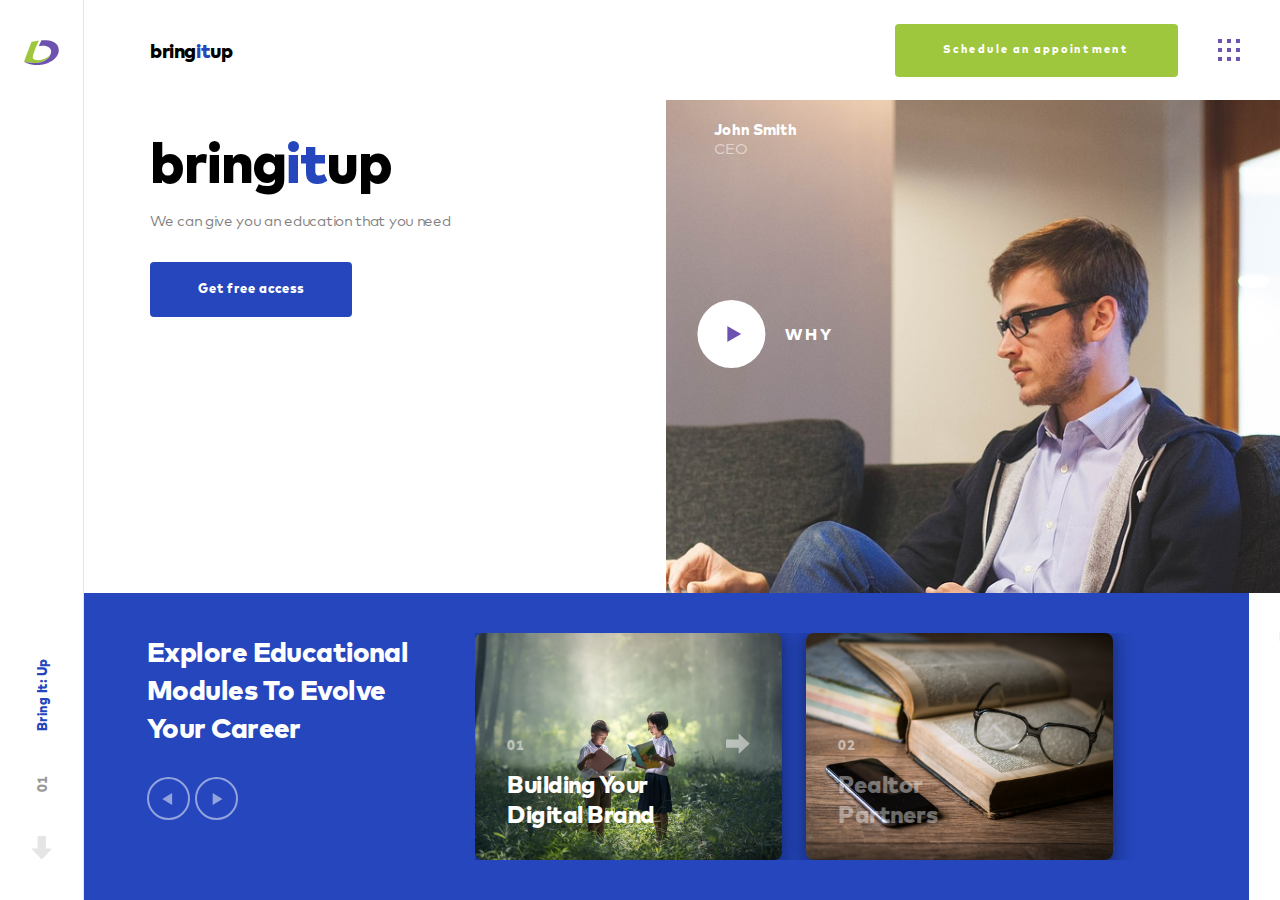
<file: index.html>
<!DOCTYPE html><html lang="en"><head><meta charset="UTF-8"><meta name="viewport" content="width=device-width, initial-scale=1.0"><meta http-equiv="X-UA-Compatible" content="ie=edge"><title>Loan</title><link rel="stylesheet" href="assets/css/font.css"><link rel="stylesheet" href="assets/css/animate.css"><link rel="stylesheet" href="assets/css/style.css"></head><body><div class="page"><div class="showup"><div class="menu"><div class="evolve">bring<span>it</span>up</div><div class="menu__block"> <button class="btn menu__block-schedule"> Schedule an appointment </button> <svg viewBox="0 0 22 22" fill="none" xmlns="http://www.w3.org/2000/svg"> <rect x="8.98242" y="8.98242" width="4" height="4" fill="#6D53AF" /> <rect width="3.98828" height="3.98828" fill="#6D53AF" /> <rect x="8.98242" y="17.9648" width="4" height="4" fill="#6D53AF" /> <rect y="8.98242" width="3.98828" height="3.98828" fill="#6D53AF" /> <rect y="17.9648" width="4" height="4" fill="#6D53AF" /> <rect x="17.9648" width="3.98828" height="3.98828" fill="#6D53AF" /> <rect x="8.98242" width="3.98828" height="3.98828" fill="#6D53AF" /> <rect x="17.9648" y="8.98242" width="4" height="4" fill="#6D53AF" /> <rect x="17.9648" y="17.9648" width="4" height="4" fill="#6D53AF" /> </svg></div></div><div class="sidecontrol"> <a href="#"> <svg width="35" height="25" viewBox="0 0 35 25" fill="none" xmlns="http://www.w3.org/2000/svg"> <path fill-rule="evenodd" clip-rule="evenodd" d="M0.0371094 21.388L7.41866 2.12134C7.41866 2.12134 11.0514 1.16004 14.8913 0.592773C11.1097 8.48623 8.82759 15.8142 8.82759 16.9457C8.82759 18.0767 9.15378 20.1594 14.0216 20.1594C19.7984 20.1594 27.13 16.6202 27.13 11.2118C27.13 18.4392 19.4091 23.0112 10.905 23.0112C4.56389 23.0112 0.0371094 21.388 0.0371094 21.388Z" fill="#9EC73D" /> <path fill-rule="evenodd" clip-rule="evenodd" d="M27.1304 11.212C27.1304 18.4393 19.4096 23.0114 10.9054 23.0114C4.56435 23.0114 0.108398 21.3882 0.108398 21.3882C0.108398 21.3882 3.92507 24.978 13.6608 24.978C23.3947 24.978 34.7983 18.9304 34.7983 10.1792C34.7983 -1.87078 17.4608 0.351842 17.4608 0.351842L14.8078 5.94232C14.8078 5.94232 17.2983 5.6566 19.3614 5.6566C22.2626 5.6566 27.1304 6.93577 27.1304 11.212Z" fill="#6D53AF" /> </svg> </a><div class="sidecontrol__controls"> <a class="next" href="#"> <svg viewBox="0 0 20 24" fill="none" xmlns="http://www.w3.org/2000/svg"> <path opacity="0.1" d="M19.4155 12.9143C19.3432 12.7329 19.1746 12.6145 18.9874 12.6145H13.9114V0.485189C13.9114 0.217373 13.7039 0 13.4482 0H6.03659C5.78089 0 5.57335 0.217373 5.57335 0.485189V12.6145H0.477884C0.290755 12.6145 0.122127 12.7329 0.0498639 12.9134C-0.0214873 13.0949 0.0174236 13.3035 0.14992 13.4423L9.39126 23.1535C9.47833 23.2447 9.59602 23.2962 9.71922 23.2962C9.84243 23.2962 9.96012 23.2447 10.0472 23.1545L19.3154 13.4432C19.4479 13.3044 19.4877 13.0958 19.4155 12.9143Z" fill="#000" /> </svg> </a> <span class="sidecontrol__controls-count">01</span><div class="sidecontrol__controls-show">Bring It: Up</div></div></div><div class="showup__wrapper"><div class="showup__intro"><div class="title">bring<span>it</span>up</div><div class="subtitle">We can give you an education that you need</div> <button class="btn">Get free access</button></div><div class="showup__video"><div class="showup__author"><div class="showup__author-name">John Smith</div><div class="showup__author-position">CEO</div></div><div data-url="vZ4Sne0wdxY" class="play"><div class="play__circle"> <svg viewBox="0 0 14 16" fill="none" xmlns="http://www.w3.org/2000/svg"> <path d="M14 8L0 16V0L14 8Z" fill="#6D53AF" /> </svg></div><div class="play__text">why</div></div></div></div><div class="showup__content"><div class="showup__content-title">Explore Educational<br> Modules To Evolve <br> Your Career<div> <button type="button" class="showup__prev"><div class="play__content"> <svg width="9" height="11" viewBox="0 0 9 11" fill="none" xmlns="http://www.w3.org/2000/svg"> <path opacity="0.5" d="M0 5.5L9 11V0L0 5.5Z" fill="white"></path> </svg></div> </button> <button type="button" class="showup__next"><div class="play__content"> <svg width="9" height="11" viewBox="0 0 9 11" fill="none" xmlns="http://www.w3.org/2000/svg"> <path opacity="0.5" d="M9 5.5L0 11V0L9 5.5Z" fill="white"></path> </svg></div> </button></div></div><div class="showup__content-slider"> <a href="#" class="card card__1 card-active"><div class="card__controls"><div class="card__controls-count">01</div><div class="card__controls-arrow"> <svg width="24" height="21" viewBox="0 0 24 21" fill="none" xmlns="http://www.w3.org/2000/svg"> <path opacity="1" d="M12.9846 0.965391C12.8032 1.03765 12.6848 1.20628 12.6848 1.39341L12.6848 6.46942H0.555501C0.287685 6.46942 0.0703125 6.67696 0.0703125 6.93266L0.0703125 14.3443C0.0703125 14.6 0.287685 14.8075 0.555501 14.8075H12.6849V19.903C12.6849 20.0901 12.8033 20.2587 12.9837 20.331C13.1652 20.4023 13.3738 20.3634 13.5126 20.2309L23.2238 10.9896C23.315 10.9025 23.3665 10.7848 23.3665 10.6616C23.3665 10.5384 23.315 10.4207 23.2248 10.3337L13.5135 1.06545C13.3747 0.932949 13.1661 0.893127 12.9846 0.965391Z" fill="#fff" /> </svg></div></div><div class="card__title">Building Your<br> Digital Brand</div> </a> <a href="#" class="card card__2"><div class="card__controls"><div class="card__controls-count">02</div><div class="card__controls-arrow"> <svg width="24" height="21" viewBox="0 0 24 21" fill="none" xmlns="http://www.w3.org/2000/svg"> <path opacity="1" d="M12.9846 0.965391C12.8032 1.03765 12.6848 1.20628 12.6848 1.39341L12.6848 6.46942H0.555501C0.287685 6.46942 0.0703125 6.67696 0.0703125 6.93266L0.0703125 14.3443C0.0703125 14.6 0.287685 14.8075 0.555501 14.8075H12.6849V19.903C12.6849 20.0901 12.8033 20.2587 12.9837 20.331C13.1652 20.4023 13.3738 20.3634 13.5126 20.2309L23.2238 10.9896C23.315 10.9025 23.3665 10.7848 23.3665 10.6616C23.3665 10.5384 23.315 10.4207 23.2248 10.3337L13.5135 1.06545C13.3747 0.932949 13.1661 0.893127 12.9846 0.965391Z" fill="#fff" /> </svg></div></div><div class="card__title">Realtor<br> Partners</div> </a> <a href="#" class="card card__3"><div class="card__controls"><div class="card__controls-count">03</div><div class="card__controls-arrow"> <svg width="24" height="21" viewBox="0 0 24 21" fill="none" xmlns="http://www.w3.org/2000/svg"> <path opacity="1" d="M12.9846 0.965391C12.8032 1.03765 12.6848 1.20628 12.6848 1.39341L12.6848 6.46942H0.555501C0.287685 6.46942 0.0703125 6.67696 0.0703125 6.93266L0.0703125 14.3443C0.0703125 14.6 0.287685 14.8075 0.555501 14.8075H12.6849V19.903C12.6849 20.0901 12.8033 20.2587 12.9837 20.331C13.1652 20.4023 13.3738 20.3634 13.5126 20.2309L23.2238 10.9896C23.315 10.9025 23.3665 10.7848 23.3665 10.6616C23.3665 10.5384 23.315 10.4207 23.2248 10.3337L13.5135 1.06545C13.3747 0.932949 13.1661 0.893127 12.9846 0.965391Z" fill="#fff" /> </svg></div></div><div class="card__title">Local<br> Marketing</div> </a> <a href="#" class="card card__1"><div class="card__controls"><div class="card__controls-count">04</div><div class="card__controls-arrow"> <svg width="24" height="21" viewBox="0 0 24 21" fill="none" xmlns="http://www.w3.org/2000/svg"> <path opacity="1" d="M12.9846 0.965391C12.8032 1.03765 12.6848 1.20628 12.6848 1.39341L12.6848 6.46942H0.555501C0.287685 6.46942 0.0703125 6.67696 0.0703125 6.93266L0.0703125 14.3443C0.0703125 14.6 0.287685 14.8075 0.555501 14.8075H12.6849V19.903C12.6849 20.0901 12.8033 20.2587 12.9837 20.331C13.1652 20.4023 13.3738 20.3634 13.5126 20.2309L23.2238 10.9896C23.315 10.9025 23.3665 10.7848 23.3665 10.6616C23.3665 10.5384 23.315 10.4207 23.2248 10.3337L13.5135 1.06545C13.3747 0.932949 13.1661 0.893127 12.9846 0.965391Z" fill="#fff" /> </svg></div></div><div class="card__title">Digital<br> Marketing</div> </a> <a href="#" class="card card__2"><div class="card__controls"><div class="card__controls-count">05</div><div class="card__controls-arrow"> <svg width="24" height="21" viewBox="0 0 24 21" fill="none" xmlns="http://www.w3.org/2000/svg"> <path opacity="1" d="M12.9846 0.965391C12.8032 1.03765 12.6848 1.20628 12.6848 1.39341L12.6848 6.46942H0.555501C0.287685 6.46942 0.0703125 6.67696 0.0703125 6.93266L0.0703125 14.3443C0.0703125 14.6 0.287685 14.8075 0.555501 14.8075H12.6849V19.903C12.6849 20.0901 12.8033 20.2587 12.9837 20.331C13.1652 20.4023 13.3738 20.3634 13.5126 20.2309L23.2238 10.9896C23.315 10.9025 23.3665 10.7848 23.3665 10.6616C23.3665 10.5384 23.315 10.4207 23.2248 10.3337L13.5135 1.06545C13.3747 0.932949 13.1661 0.893127 12.9846 0.965391Z" fill="#fff" /> </svg></div></div><div class="card__title">Lead<br> Management</div> </a> <a href="#" class="card card__2"><div class="card__controls"><div class="card__controls-count">06</div><div class="card__controls-arrow"> <svg width="24" height="21" viewBox="0 0 24 21" fill="none" xmlns="http://www.w3.org/2000/svg"> <path opacity="1" d="M12.9846 0.965391C12.8032 1.03765 12.6848 1.20628 12.6848 1.39341L12.6848 6.46942H0.555501C0.287685 6.46942 0.0703125 6.67696 0.0703125 6.93266L0.0703125 14.3443C0.0703125 14.6 0.287685 14.8075 0.555501 14.8075H12.6849V19.903C12.6849 20.0901 12.8033 20.2587 12.9837 20.331C13.1652 20.4023 13.3738 20.3634 13.5126 20.2309L23.2238 10.9896C23.315 10.9025 23.3665 10.7848 23.3665 10.6616C23.3665 10.5384 23.315 10.4207 23.2248 10.3337L13.5135 1.06545C13.3747 0.932949 13.1661 0.893127 12.9846 0.965391Z" fill="#fff" /> </svg></div></div><div class="card__title">Quoting</div> </a> <a href="#" class="card card__2"><div class="card__controls"><div class="card__controls-count">07</div><div class="card__controls-arrow"> <svg width="24" height="21" viewBox="0 0 24 21" fill="none" xmlns="http://www.w3.org/2000/svg"> <path opacity="1" d="M12.9846 0.965391C12.8032 1.03765 12.6848 1.20628 12.6848 1.39341L12.6848 6.46942H0.555501C0.287685 6.46942 0.0703125 6.67696 0.0703125 6.93266L0.0703125 14.3443C0.0703125 14.6 0.287685 14.8075 0.555501 14.8075H12.6849V19.903C12.6849 20.0901 12.8033 20.2587 12.9837 20.331C13.1652 20.4023 13.3738 20.3634 13.5126 20.2309L23.2238 10.9896C23.315 10.9025 23.3665 10.7848 23.3665 10.6616C23.3665 10.5384 23.315 10.4207 23.2248 10.3337L13.5135 1.06545C13.3747 0.932949 13.1661 0.893127 12.9846 0.965391Z" fill="#fff" /> </svg></div></div><div class="card__title">Customer<br> Loan Experience</div> </a> <a href="#" class="card card__2"><div class="card__controls"><div class="card__controls-count">08</div><div class="card__controls-arrow"> <svg width="24" height="21" viewBox="0 0 24 21" fill="none" xmlns="http://www.w3.org/2000/svg"> <path opacity="1" d="M12.9846 0.965391C12.8032 1.03765 12.6848 1.20628 12.6848 1.39341L12.6848 6.46942H0.555501C0.287685 6.46942 0.0703125 6.67696 0.0703125 6.93266L0.0703125 14.3443C0.0703125 14.6 0.287685 14.8075 0.555501 14.8075H12.6849V19.903C12.6849 20.0901 12.8033 20.2587 12.9837 20.331C13.1652 20.4023 13.3738 20.3634 13.5126 20.2309L23.2238 10.9896C23.315 10.9025 23.3665 10.7848 23.3665 10.6616C23.3665 10.5384 23.315 10.4207 23.2248 10.3337L13.5135 1.06545C13.3747 0.932949 13.1661 0.893127 12.9846 0.965391Z" fill="#fff" /> </svg></div></div><div class="card__title">Customer<br> For Life</div> </a></div><div class="showup__content-side"><div class="showup__content-explore"><div class="module">Explore all modules</div><div class="plus"><div class="plus__content"> <svg viewBox="0 0 12 12" fill="none" xmlns="http://www.w3.org/2000/svg"> <path d="M5.16699 1.00033C5.16699 0.540088 5.54009 0.166992 6.00033 0.166992C6.46056 0.166992 6.83366 0.540088 6.83366 1.00033V11.0003C6.83366 11.4606 6.46056 11.8337 6.00033 11.8337C5.54009 11.8337 5.16699 11.4606 5.16699 11.0003V1.00033Z" fill="white" /> <path d="M1.00033 6.83366C0.540088 6.83366 0.166992 6.46056 0.166992 6.00033C0.166992 5.54009 0.540088 5.16699 1.00033 5.16699H11.0003C11.4606 5.16699 11.8337 5.54009 11.8337 6.00033C11.8337 6.46056 11.4606 6.83366 11.0003 6.83366H1.00033Z" fill="white" /> </svg></div></div></div></div></div></div><div class="difference"><div class="menu"><div class="evolve hidden">bring<span>it:</span>up</div><div class="menu__block"> <a class="btn menu__block-schedule"> schedule an appointment </a> <svg viewBox="0 0 22 22" fill="none" xmlns="http://www.w3.org/2000/svg"> <rect x="8.98242" y="8.98242" width="4" height="4" fill="#6D53AF" /> <rect width="3.98828" height="3.98828" fill="#6D53AF" /> <rect x="8.98242" y="17.9648" width="4" height="4" fill="#6D53AF" /> <rect y="8.98242" width="3.98828" height="3.98828" fill="#6D53AF" /> <rect y="17.9648" width="4" height="4" fill="#6D53AF" /> <rect x="17.9648" width="3.98828" height="3.98828" fill="#6D53AF" /> <rect x="8.98242" width="3.98828" height="3.98828" fill="#6D53AF" /> <rect x="17.9648" y="8.98242" width="4" height="4" fill="#6D53AF" /> <rect x="17.9648" y="17.9648" width="4" height="4" fill="#6D53AF" /> </svg></div></div><div class="sidecontrol"> <a href="#"> <svg width="35" height="25" viewBox="0 0 35 25" fill="none" xmlns="http://www.w3.org/2000/svg"> <path fill-rule="evenodd" clip-rule="evenodd" d="M0.0371094 21.388L7.41866 2.12134C7.41866 2.12134 11.0514 1.16004 14.8913 0.592773C11.1097 8.48623 8.82759 15.8142 8.82759 16.9457C8.82759 18.0767 9.15378 20.1594 14.0216 20.1594C19.7984 20.1594 27.13 16.6202 27.13 11.2118C27.13 18.4392 19.4091 23.0112 10.905 23.0112C4.56389 23.0112 0.0371094 21.388 0.0371094 21.388Z" fill="#9EC73D" /> <path fill-rule="evenodd" clip-rule="evenodd" d="M27.1304 11.212C27.1304 18.4393 19.4096 23.0114 10.9054 23.0114C4.56435 23.0114 0.108398 21.3882 0.108398 21.3882C0.108398 21.3882 3.92507 24.978 13.6608 24.978C23.3947 24.978 34.7983 18.9304 34.7983 10.1792C34.7983 -1.87078 17.4608 0.351842 17.4608 0.351842L14.8078 5.94232C14.8078 5.94232 17.2983 5.6566 19.3614 5.6566C22.2626 5.6566 27.1304 6.93577 27.1304 11.212Z" fill="#6D53AF" /> </svg> </a><div class="sidecontrol__controls"> <a class="next" href="#"> <svg viewBox="0 0 20 24" fill="none" xmlns="http://www.w3.org/2000/svg"> <path opacity="0.1" d="M19.4155 12.9143C19.3432 12.7329 19.1746 12.6145 18.9874 12.6145H13.9114V0.485189C13.9114 0.217373 13.7039 0 13.4482 0H6.03659C5.78089 0 5.57335 0.217373 5.57335 0.485189V12.6145H0.477884C0.290755 12.6145 0.122127 12.7329 0.0498639 12.9134C-0.0214873 13.0949 0.0174236 13.3035 0.14992 13.4423L9.39126 23.1535C9.47833 23.2447 9.59602 23.2962 9.71922 23.2962C9.84243 23.2962 9.96012 23.2447 10.0472 23.1545L19.3154 13.4432C19.4479 13.3044 19.4877 13.0958 19.4155 12.9143Z" fill="#000" /> </svg> </a> <span class="sidecontrol__controls-count">02</span><div class="sidecontrol__controls-show">Bring It: Up</div></div></div><div class="difference__wrapper"><div class="difference__info"><div class="title">The difference</span></div><div class="subtitle">Between education 10 years ago and today</div><div class="difference__info-cards"><div class="officerold"><div class="officer__card-title"> Education<br> <span>10 years ago</span></div><div class="officer__card-item"><div class="card__counter">01</div><div class="card__descr"> First step with some text and explanation</div></div><div class="officer__card-item"><div class="card__counter">02</div><div class="card__descr"> Second step with some text and explanation</div></div><div class="officer__card-item"><div class="card__counter">03</div><div class="card__descr"> Third step with some text and explanation</div></div><div class="officer__card-item"><div class="card__counter"> <svg width="18" height="26" viewBox="0 0 18 26" fill="none" xmlns="http://www.w3.org/2000/svg"> <g opacity="0.34" filter="url(#filter0_d)"> <path d="M4.824 11.6716V7.37561H6.048C8.12 7.37561 9.156 6.85161 9.156 5.80361C9.156 4.79561 8.128 4.28361 6.072 4.26761C5.44 4.26761 4.86 4.29961 4.332 4.36361L4.116 0.619608C4.9 0.515608 5.764 0.463608 6.708 0.463608C8.772 0.463608 10.384 0.907609 11.544 1.79561C12.712 2.68361 13.296 3.89161 13.296 5.41961C13.296 6.75561 12.88 7.85161 12.048 8.70761C11.216 9.55561 10.008 10.1316 8.424 10.4356L8.34 11.6716H4.824ZM6.576 12.9436C7.232 12.9436 7.804 13.1876 8.292 13.6756C8.788 14.1636 9.036 14.7396 9.036 15.4036C9.036 16.0756 8.788 16.6636 8.292 17.1676C7.804 17.6636 7.232 17.9116 6.576 17.9116C5.904 17.9116 5.32 17.6676 4.824 17.1796C4.336 16.6836 4.092 16.0956 4.092 15.4156C4.092 14.7516 4.336 14.1756 4.824 13.6876C5.32 13.1916 5.904 12.9436 6.576 12.9436Z" fill="#BEBEBE" /> </g> <defs> <filter id="filter0_d" x="0.0917969" y="0.463867" width="17.204" height="25.448" filterUnits="userSpaceOnUse" color-interpolation-filters="sRGB"> <feFlood flood-opacity="0" result="BackgroundImageFix" /> <feColorMatrix in="SourceAlpha" type="matrix" values="0 0 0 0 0 0 0 0 0 0 0 0 0 0 0 0 0 0 127 0" /> <feOffset dy="4" /> <feGaussianBlur stdDeviation="2" /> <feColorMatrix type="matrix" values="0 0 0 0 0 0 0 0 0 0 0 0 0 0 0 0 0 0 0.25 0" /> <feBlend mode="normal" in2="BackgroundImageFix" result="effect1_dropShadow" /> <feBlend mode="normal" in="SourceGraphic" in2="effect1_dropShadow" result="shape" /> </filter> </defs> </svg></div><div class="card__click"><div>Click to show</div><div class="plus"><div class="plus__content"> <svg viewBox="0 0 12 12" fill="none" xmlns="http://www.w3.org/2000/svg"> <path d="M5.16699 1.00033C5.16699 0.540088 5.54009 0.166992 6.00033 0.166992C6.46056 0.166992 6.83366 0.540088 6.83366 1.00033V11.0003C6.83366 11.4606 6.46056 11.8337 6.00033 11.8337C5.54009 11.8337 5.16699 11.4606 5.16699 11.0003V1.00033Z" fill="white" /> <path d="M1.00033 6.83366C0.540088 6.83366 0.166992 6.46056 0.166992 6.00033C0.166992 5.54009 0.540088 5.16699 1.00033 5.16699H11.0003C11.4606 5.16699 11.8337 5.54009 11.8337 6.00033C11.8337 6.46056 11.4606 6.83366 11.0003 6.83366H1.00033Z" fill="white" /> </svg></div></div></div></div></div><div class="officernew"><div class="officer__card-title"> Education<br> <span>today</span></div><div class="officer__card-item"><div class="card__counter">01</div><div class="card__descr"> First step with some text and explanation</div></div><div class="officer__card-item"><div class="card__counter">02</div><div class="card__descr"> Second step with some text and explanation</div></div><div class="officer__card-item"><div class="card__counter">03</div><div class="card__descr"> Third step with some text and explanation</div></div><div class="officer__card-item"><div class="card__counter"> <svg width="18" height="26" viewBox="0 0 18 26" fill="none" xmlns="http://www.w3.org/2000/svg"> <g opacity="0.34" filter="url(#filter0_d)"> <path d="M4.824 11.6716V7.37561H6.048C8.12 7.37561 9.156 6.85161 9.156 5.80361C9.156 4.79561 8.128 4.28361 6.072 4.26761C5.44 4.26761 4.86 4.29961 4.332 4.36361L4.116 0.619608C4.9 0.515608 5.764 0.463608 6.708 0.463608C8.772 0.463608 10.384 0.907609 11.544 1.79561C12.712 2.68361 13.296 3.89161 13.296 5.41961C13.296 6.75561 12.88 7.85161 12.048 8.70761C11.216 9.55561 10.008 10.1316 8.424 10.4356L8.34 11.6716H4.824ZM6.576 12.9436C7.232 12.9436 7.804 13.1876 8.292 13.6756C8.788 14.1636 9.036 14.7396 9.036 15.4036C9.036 16.0756 8.788 16.6636 8.292 17.1676C7.804 17.6636 7.232 17.9116 6.576 17.9116C5.904 17.9116 5.32 17.6676 4.824 17.1796C4.336 16.6836 4.092 16.0956 4.092 15.4156C4.092 14.7516 4.336 14.1756 4.824 13.6876C5.32 13.1916 5.904 12.9436 6.576 12.9436Z" fill="#BEBEBE" /> </g> <defs> <filter id="filter0_d" x="0.0917969" y="0.463867" width="17.204" height="25.448" filterUnits="userSpaceOnUse" color-interpolation-filters="sRGB"> <feFlood flood-opacity="0" result="BackgroundImageFix" /> <feColorMatrix in="SourceAlpha" type="matrix" values="0 0 0 0 0 0 0 0 0 0 0 0 0 0 0 0 0 0 127 0" /> <feOffset dy="4" /> <feGaussianBlur stdDeviation="2" /> <feColorMatrix type="matrix" values="0 0 0 0 0 0 0 0 0 0 0 0 0 0 0 0 0 0 0.25 0" /> <feBlend mode="normal" in2="BackgroundImageFix" result="effect1_dropShadow" /> <feBlend mode="normal" in="SourceGraphic" in2="effect1_dropShadow" result="shape" /> </filter> </defs> </svg></div><div class="card__click"><div>Click to show</div><div class="plus"><div class="plus__content"> <svg viewBox="0 0 12 12" fill="none" xmlns="http://www.w3.org/2000/svg"> <path d="M5.16699 1.00033C5.16699 0.540088 5.54009 0.166992 6.00033 0.166992C6.46056 0.166992 6.83366 0.540088 6.83366 1.00033V11.0003C6.83366 11.4606 6.46056 11.8337 6.00033 11.8337C5.54009 11.8337 5.16699 11.4606 5.16699 11.0003V1.00033Z" fill="white" /> <path d="M1.00033 6.83366C0.540088 6.83366 0.166992 6.46056 0.166992 6.00033C0.166992 5.54009 0.540088 5.16699 1.00033 5.16699H11.0003C11.4606 5.16699 11.8337 5.54009 11.8337 6.00033C11.8337 6.46056 11.4606 6.83366 11.0003 6.83366H1.00033Z" fill="white" /> </svg></div></div></div></div></div></div></div><div class="difference__photo"></div></div></div><div class="modules"><div class="menu"><div class="evolve hidden">bring<span>it:</span>up</div><div class="menu__block"> <a class="btn menu__block-schedule white"> schedule an appointment </a> <svg viewBox="0 0 22 22" fill="none" xmlns="http://www.w3.org/2000/svg"> <rect x="8.98242" y="8.98242" width="4" height="4" fill="#fff" /> <rect width="3.98828" height="3.98828" fill="#fff" /> <rect x="8.98242" y="17.9648" width="4" height="4" fill="#fff" /> <rect y="8.98242" width="3.98828" height="3.98828" fill="#fff" /> <rect y="17.9648" width="4" height="4" fill="#fff" /> <rect x="17.9648" width="3.98828" height="3.98828" fill="#fff" /> <rect x="8.98242" width="3.98828" height="3.98828" fill="#fff" /> <rect x="17.9648" y="8.98242" width="4" height="4" fill="#fff" /> <rect x="17.9648" y="17.9648" width="4" height="4" fill="#fff" /> </svg></div></div><div class="sidecontrol"> <a href="#"> <svg width="35" height="25" viewBox="0 0 35 25" fill="none" xmlns="http://www.w3.org/2000/svg"> <path fill-rule="evenodd" clip-rule="evenodd" d="M0.0371094 21.388L7.41866 2.12134C7.41866 2.12134 11.0514 1.16004 14.8913 0.592773C11.1097 8.48623 8.82759 15.8142 8.82759 16.9457C8.82759 18.0767 9.15378 20.1594 14.0216 20.1594C19.7984 20.1594 27.13 16.6202 27.13 11.2118C27.13 18.4392 19.4091 23.0112 10.905 23.0112C4.56389 23.0112 0.0371094 21.388 0.0371094 21.388Z" fill="#9EC73D" /> <path fill-rule="evenodd" clip-rule="evenodd" d="M27.1304 11.212C27.1304 18.4393 19.4096 23.0114 10.9054 23.0114C4.56435 23.0114 0.108398 21.3882 0.108398 21.3882C0.108398 21.3882 3.92507 24.978 13.6608 24.978C23.3947 24.978 34.7983 18.9304 34.7983 10.1792C34.7983 -1.87078 17.4608 0.351842 17.4608 0.351842L14.8078 5.94232C14.8078 5.94232 17.2983 5.6566 19.3614 5.6566C22.2626 5.6566 27.1304 6.93577 27.1304 11.212Z" fill="#6D53AF" /> </svg> </a><div class="sidecontrol__controls"> <a class="next" href="#"> <svg viewBox="0 0 20 24" fill="none" xmlns="http://www.w3.org/2000/svg"> <path opacity="0.1" d="M19.4155 12.9143C19.3432 12.7329 19.1746 12.6145 18.9874 12.6145H13.9114V0.485189C13.9114 0.217373 13.7039 0 13.4482 0H6.03659C5.78089 0 5.57335 0.217373 5.57335 0.485189V12.6145H0.477884C0.290755 12.6145 0.122127 12.7329 0.0498639 12.9134C-0.0214873 13.0949 0.0174236 13.3035 0.14992 13.4423L9.39126 23.1535C9.47833 23.2447 9.59602 23.2962 9.71922 23.2962C9.84243 23.2962 9.96012 23.2447 10.0472 23.1545L19.3154 13.4432C19.4479 13.3044 19.4877 13.0958 19.4155 12.9143Z" fill="#000" /> </svg> </a> <span class="sidecontrol__controls-count">03</span><div class="sidecontrol__controls-show">Bring It: Up</div></div></div><div class="modules__wrapper"><div class="modules__info"><div class="evolve opaci">bring<span>it:</span>up</div><div class="title">Explore<br> the Modules</div><div class="subtitle">Fifth step with some text<br> and explanation</div> <button class="btn">Get access</button><div class="modules__info-btns"> <button type="button" class="slick-prev"><div class="play__content"> <svg width="9" height="11" viewBox="0 0 9 11" fill="none" xmlns="http://www.w3.org/2000/svg"> <path opacity="1" d="M0 5.5L9 11V0L0 5.5Z" fill="#EAEAEA" /> </svg></div> </button> <button type="button" class="slick-next"><div class="play__content"> <svg width="9" height="11" viewBox="0 0 9 11" fill="none" xmlns="http://www.w3.org/2000/svg"> <path opacity="1" d="M9 5.5L0 11V0L9 5.5Z" fill="#EAEAEA" /> </svg></div> </button></div><div class="hanson"><div class="hanson__title">John Smith</div><div class="hanson__teacher">your teacher</div><div class="hanson__descr"> «We have 8 modules, you <br> can see what are they about»</div></div></div><div class="modules__slider"><div class="modules__content-slider"> <a href="#" class="card card__1 card-active"><div class="card__controls"><div class="card__controls-count">Module #1</div><div class="card__controls-arrow"> <svg width="24" height="21" viewBox="0 0 24 21" fill="none" xmlns="http://www.w3.org/2000/svg"> <path opacity="1" d="M12.9846 0.965391C12.8032 1.03765 12.6848 1.20628 12.6848 1.39341L12.6848 6.46942H0.555501C0.287685 6.46942 0.0703125 6.67696 0.0703125 6.93266L0.0703125 14.3443C0.0703125 14.6 0.287685 14.8075 0.555501 14.8075H12.6849V19.903C12.6849 20.0901 12.8033 20.2587 12.9837 20.331C13.1652 20.4023 13.3738 20.3634 13.5126 20.2309L23.2238 10.9896C23.315 10.9025 23.3665 10.7848 23.3665 10.6616C23.3665 10.5384 23.315 10.4207 23.2248 10.3337L13.5135 1.06545C13.3747 0.932949 13.1661 0.893127 12.9846 0.965391Z" fill="#fff" /> </svg></div></div><div class="card__title">Building Your Digital Brand</div><div class="card__description"><div class="card__description-item"><div class="number">01</div><div class="descr-item">What is in the module #1</div></div><div class="card__description-item"><div class="number">02</div><div class="descr-item">What is in the module #2</div></div></div> </a> <a href="#" class="card card__2"><div class="card__controls"><div class="card__controls-count">Module #2</div><div class="card__controls-arrow"> <svg width="24" height="21" viewBox="0 0 24 21" fill="none" xmlns="http://www.w3.org/2000/svg"> <path opacity="1" d="M12.9846 0.965391C12.8032 1.03765 12.6848 1.20628 12.6848 1.39341L12.6848 6.46942H0.555501C0.287685 6.46942 0.0703125 6.67696 0.0703125 6.93266L0.0703125 14.3443C0.0703125 14.6 0.287685 14.8075 0.555501 14.8075H12.6849V19.903C12.6849 20.0901 12.8033 20.2587 12.9837 20.331C13.1652 20.4023 13.3738 20.3634 13.5126 20.2309L23.2238 10.9896C23.315 10.9025 23.3665 10.7848 23.3665 10.6616C23.3665 10.5384 23.315 10.4207 23.2248 10.3337L13.5135 1.06545C13.3747 0.932949 13.1661 0.893127 12.9846 0.965391Z" fill="#fff" /> </svg></div></div><div class="card__title">Realtor Partners</div><div class="card__description"><div class="card__description-item"><div class="number">01</div><div class="descr-item">What is in the module #1</div></div><div class="card__description-item"><div class="number">02</div><div class="descr-item">What is in the module #2</div></div></div> </a> <a href="#" class="card card__3"><div class="card__controls"><div class="card__controls-count">Module #3</div><div class="card__controls-arrow"> <svg width="24" height="21" viewBox="0 0 24 21" fill="none" xmlns="http://www.w3.org/2000/svg"> <path opacity="1" d="M12.9846 0.965391C12.8032 1.03765 12.6848 1.20628 12.6848 1.39341L12.6848 6.46942H0.555501C0.287685 6.46942 0.0703125 6.67696 0.0703125 6.93266L0.0703125 14.3443C0.0703125 14.6 0.287685 14.8075 0.555501 14.8075H12.6849V19.903C12.6849 20.0901 12.8033 20.2587 12.9837 20.331C13.1652 20.4023 13.3738 20.3634 13.5126 20.2309L23.2238 10.9896C23.315 10.9025 23.3665 10.7848 23.3665 10.6616C23.3665 10.5384 23.315 10.4207 23.2248 10.3337L13.5135 1.06545C13.3747 0.932949 13.1661 0.893127 12.9846 0.965391Z" fill="#fff" /> </svg></div></div><div class="card__title">Local Marketing</div><div class="card__description"><div class="card__description-item"><div class="number">01</div><div class="descr-item">What is in the module #1</div></div><div class="card__description-item"><div class="number">02</div><div class="descr-item">What is in the module #2</div></div></div> </a> <a href="#" class="card card__1"><div class="card__controls"><div class="card__controls-count">Module #4</div><div class="card__controls-arrow"> <svg width="24" height="21" viewBox="0 0 24 21" fill="none" xmlns="http://www.w3.org/2000/svg"> <path opacity="1" d="M12.9846 0.965391C12.8032 1.03765 12.6848 1.20628 12.6848 1.39341L12.6848 6.46942H0.555501C0.287685 6.46942 0.0703125 6.67696 0.0703125 6.93266L0.0703125 14.3443C0.0703125 14.6 0.287685 14.8075 0.555501 14.8075H12.6849V19.903C12.6849 20.0901 12.8033 20.2587 12.9837 20.331C13.1652 20.4023 13.3738 20.3634 13.5126 20.2309L23.2238 10.9896C23.315 10.9025 23.3665 10.7848 23.3665 10.6616C23.3665 10.5384 23.315 10.4207 23.2248 10.3337L13.5135 1.06545C13.3747 0.932949 13.1661 0.893127 12.9846 0.965391Z" fill="#fff" /> </svg></div></div><div class="card__title">Digital Marketing</div><div class="card__description"><div class="card__description-item"><div class="number">01</div><div class="descr-item">What is in the module #1</div></div><div class="card__description-item"><div class="number">02</div><div class="descr-item">What is in the module #2</div></div></div> </a> <a href="#" class="card card__1"><div class="card__controls"><div class="card__controls-count">Module #5</div><div class="card__controls-arrow"> <svg width="24" height="21" viewBox="0 0 24 21" fill="none" xmlns="http://www.w3.org/2000/svg"> <path opacity="1" d="M12.9846 0.965391C12.8032 1.03765 12.6848 1.20628 12.6848 1.39341L12.6848 6.46942H0.555501C0.287685 6.46942 0.0703125 6.67696 0.0703125 6.93266L0.0703125 14.3443C0.0703125 14.6 0.287685 14.8075 0.555501 14.8075H12.6849V19.903C12.6849 20.0901 12.8033 20.2587 12.9837 20.331C13.1652 20.4023 13.3738 20.3634 13.5126 20.2309L23.2238 10.9896C23.315 10.9025 23.3665 10.7848 23.3665 10.6616C23.3665 10.5384 23.315 10.4207 23.2248 10.3337L13.5135 1.06545C13.3747 0.932949 13.1661 0.893127 12.9846 0.965391Z" fill="#fff" /> </svg></div></div><div class="card__title">Lead Management</div><div class="card__description"><div class="card__description-item"><div class="number">01</div><div class="descr-item">What is in the module #1</div></div><div class="card__description-item"><div class="number">02</div><div class="descr-item">What is in the module #2</div></div></div> </a> <a href="#" class="card card__1"><div class="card__controls"><div class="card__controls-count">Module #6</div><div class="card__controls-arrow"> <svg width="24" height="21" viewBox="0 0 24 21" fill="none" xmlns="http://www.w3.org/2000/svg"> <path opacity="1" d="M12.9846 0.965391C12.8032 1.03765 12.6848 1.20628 12.6848 1.39341L12.6848 6.46942H0.555501C0.287685 6.46942 0.0703125 6.67696 0.0703125 6.93266L0.0703125 14.3443C0.0703125 14.6 0.287685 14.8075 0.555501 14.8075H12.6849V19.903C12.6849 20.0901 12.8033 20.2587 12.9837 20.331C13.1652 20.4023 13.3738 20.3634 13.5126 20.2309L23.2238 10.9896C23.315 10.9025 23.3665 10.7848 23.3665 10.6616C23.3665 10.5384 23.315 10.4207 23.2248 10.3337L13.5135 1.06545C13.3747 0.932949 13.1661 0.893127 12.9846 0.965391Z" fill="#fff" /> </svg></div></div><div class="card__title">Quoting</div><div class="card__description"><div class="card__description-item"><div class="number">01</div><div class="descr-item">What is in the module #1</div></div><div class="card__description-item"><div class="number">02</div><div class="descr-item">What is in the module #2</div></div></div> </a> <a href="#" class="card card__1"><div class="card__controls"><div class="card__controls-count">Module #7</div><div class="card__controls-arrow"> <svg width="24" height="21" viewBox="0 0 24 21" fill="none" xmlns="http://www.w3.org/2000/svg"> <path opacity="1" d="M12.9846 0.965391C12.8032 1.03765 12.6848 1.20628 12.6848 1.39341L12.6848 6.46942H0.555501C0.287685 6.46942 0.0703125 6.67696 0.0703125 6.93266L0.0703125 14.3443C0.0703125 14.6 0.287685 14.8075 0.555501 14.8075H12.6849V19.903C12.6849 20.0901 12.8033 20.2587 12.9837 20.331C13.1652 20.4023 13.3738 20.3634 13.5126 20.2309L23.2238 10.9896C23.315 10.9025 23.3665 10.7848 23.3665 10.6616C23.3665 10.5384 23.315 10.4207 23.2248 10.3337L13.5135 1.06545C13.3747 0.932949 13.1661 0.893127 12.9846 0.965391Z" fill="#fff" /> </svg></div></div><div class="card__title">Customer Loan Experience</div><div class="card__description"><div class="card__description-item"><div class="number">01</div><div class="descr-item">What is in the module #1</div></div><div class="card__description-item"><div class="number">02</div><div class="descr-item">What is in the module #2</div></div></div> </a> <a href="#" class="card card__1"><div class="card__controls"><div class="card__controls-count">Module #8</div><div class="card__controls-arrow"> <svg width="24" height="21" viewBox="0 0 24 21" fill="none" xmlns="http://www.w3.org/2000/svg"> <path opacity="1" d="M12.9846 0.965391C12.8032 1.03765 12.6848 1.20628 12.6848 1.39341L12.6848 6.46942H0.555501C0.287685 6.46942 0.0703125 6.67696 0.0703125 6.93266L0.0703125 14.3443C0.0703125 14.6 0.287685 14.8075 0.555501 14.8075H12.6849V19.903C12.6849 20.0901 12.8033 20.2587 12.9837 20.331C13.1652 20.4023 13.3738 20.3634 13.5126 20.2309L23.2238 10.9896C23.315 10.9025 23.3665 10.7848 23.3665 10.6616C23.3665 10.5384 23.315 10.4207 23.2248 10.3337L13.5135 1.06545C13.3747 0.932949 13.1661 0.893127 12.9846 0.965391Z" fill="#fff" /> </svg></div></div><div class="card__title">Customer For Life</div><div class="card__description"><div class="card__description-item"><div class="number">01</div><div class="descr-item">What is in the module #1</div></div><div class="card__description-item"><div class="number">02</div><div class="descr-item">What is in the module #2</div></div></div> </a></div></div></div></div><div class="join"><div class="menu"><div class="evolve hidden">show<span>up:</span>evolve</div><div class="menu__block"> <a class="btn menu__block-schedule white"> schedule an appointment </a> <svg viewBox="0 0 22 22" fill="none" xmlns="http://www.w3.org/2000/svg"> <rect x="8.98242" y="8.98242" width="4" height="4" fill="#fff" /> <rect width="3.98828" height="3.98828" fill="#fff" /> <rect x="8.98242" y="17.9648" width="4" height="4" fill="#fff" /> <rect y="8.98242" width="3.98828" height="3.98828" fill="#fff" /> <rect y="17.9648" width="4" height="4" fill="#fff" /> <rect x="17.9648" width="3.98828" height="3.98828" fill="#fff" /> <rect x="8.98242" width="3.98828" height="3.98828" fill="#fff" /> <rect x="17.9648" y="8.98242" width="4" height="4" fill="#fff" /> <rect x="17.9648" y="17.9648" width="4" height="4" fill="#fff" /> </svg></div></div><div class="sidecontrol colored"> <a href="#"> <svg width="35" height="25" viewBox="0 0 35 25" fill="none" xmlns="http://www.w3.org/2000/svg"> <path fill-rule="evenodd" clip-rule="evenodd" d="M0.0371094 21.388L7.41866 2.12134C7.41866 2.12134 11.0514 1.16004 14.8913 0.592773C11.1097 8.48623 8.82759 15.8142 8.82759 16.9457C8.82759 18.0767 9.15378 20.1594 14.0216 20.1594C19.7984 20.1594 27.13 16.6202 27.13 11.2118C27.13 18.4392 19.4091 23.0112 10.905 23.0112C4.56389 23.0112 0.0371094 21.388 0.0371094 21.388Z" fill="#9EC73D" /> <path fill-rule="evenodd" clip-rule="evenodd" d="M27.1304 11.212C27.1304 18.4393 19.4096 23.0114 10.9054 23.0114C4.56435 23.0114 0.108398 21.3882 0.108398 21.3882C0.108398 21.3882 3.92507 24.978 13.6608 24.978C23.3947 24.978 34.7983 18.9304 34.7983 10.1792C34.7983 -1.87078 17.4608 0.351842 17.4608 0.351842L14.8078 5.94232C14.8078 5.94232 17.2983 5.6566 19.3614 5.6566C22.2626 5.6566 27.1304 6.93577 27.1304 11.212Z" fill="#fff" /> </svg> </a><div class="sidecontrol__controls"> <a class="next" href="#"> <svg viewBox="0 0 20 24" fill="none" xmlns="http://www.w3.org/2000/svg"> <path opacity="0.1" d="M19.4155 12.9143C19.3432 12.7329 19.1746 12.6145 18.9874 12.6145H13.9114V0.485189C13.9114 0.217373 13.7039 0 13.4482 0H6.03659C5.78089 0 5.57335 0.217373 5.57335 0.485189V12.6145H0.477884C0.290755 12.6145 0.122127 12.7329 0.0498639 12.9134C-0.0214873 13.0949 0.0174236 13.3035 0.14992 13.4423L9.39126 23.1535C9.47833 23.2447 9.59602 23.2962 9.71922 23.2962C9.84243 23.2962 9.96012 23.2447 10.0472 23.1545L19.3154 13.4432C19.4479 13.3044 19.4877 13.0958 19.4155 12.9143Z" fill="#fff" /> </svg> </a> <span class="sidecontrol__controls-count white">04</span><div class="sidecontrol__controls-show white">Bring It: Up</div></div></div><div class="join__wrapper"><div class="join__intro"></div><div class="join__evolution"><div class="title">Let us help you</div><form action="#" class="form"><div class="form__block"><div> <label for="name">My name is</label> <input name="name" type="text" placeholder="Your name"> <svg class="icon" width="18" height="20" viewBox="0 0 18 20" fill="none" xmlns="http://www.w3.org/2000/svg"> <g opacity="0.2"> <path d="M17 19V17C17 14.7909 15.2091 13 13 13H5C2.79086 13 1 14.7909 1 17V19" stroke="white" stroke-width="2" stroke-linecap="round" stroke-linejoin="round" /> <path fill-rule="evenodd" clip-rule="evenodd" d="M9 9C11.2091 9 13 7.20914 13 5C13 2.79086 11.2091 1 9 1C6.79086 1 5 2.79086 5 5C5 7.20914 6.79086 9 9 9Z" stroke="white" stroke-width="2" stroke-linecap="round" stroke-linejoin="round" /> </g> </svg></div></div><div class="form__block"><div> <label for="name">And i am</label> <input name="position" type="text" placeholder="ex. Retail loan officer"> <svg class="icon" width="22" height="20" viewBox="0 0 22 20" fill="none" xmlns="http://www.w3.org/2000/svg"> <rect opacity="0.2" x="1" y="5" width="20" height="14" rx="2" stroke="#fff" stroke-width="2" stroke-linecap="round" stroke-linejoin="round" /> <path opacity="0.2" d="M15 19V3C15 1.89543 14.1046 1 13 1H9C7.89543 1 7 1.89543 7 3V19" stroke="#fff" stroke-width="2" stroke-linecap="round" stroke-linejoin="round" /> </svg></div><div> <label for="name">From</label> <select name="city" id="city"><option value="New-York">New-York</option><option value="London">London</option><option value="Paris">Paris</option><option value="Berlin">Berlin</option><option value="Amsterdam">Amsterdam</option> </select> <svg class="icon icon-double" width="22" height="22" viewBox="0 0 22 22" fill="none" xmlns="http://www.w3.org/2000/svg"> <g opacity="0.2"> <path fill-rule="evenodd" clip-rule="evenodd" d="M11 21C16.5228 21 21 16.5228 21 11C21 5.47715 16.5228 1 11 1C5.47715 1 1 5.47715 1 11C1 16.5228 5.47715 21 11 21Z" stroke="white" stroke-width="2" stroke-linecap="round" stroke-linejoin="round" /> <path d="M1 11H21" stroke="white" stroke-width="2" stroke-linecap="round" stroke-linejoin="round" /> <path fill-rule="evenodd" clip-rule="evenodd" d="M11 1C13.5013 3.73835 14.9228 7.29203 15 11C14.9228 14.708 13.5013 18.2616 11 21C8.49872 18.2616 7.07725 14.708 7 11C7.07725 7.29203 8.49872 3.73835 11 1V1Z" stroke="white" stroke-width="2" stroke-linecap="round" stroke-linejoin="round" /> </g> </svg> <svg class="icon icon-down" width="14" height="8" viewBox="0 0 14 8" fill="none" xmlns="http://www.w3.org/2000/svg"> <path opacity="0.5" d="M1 1L7 7L13 1" stroke="white" stroke-width="2" stroke-linecap="round" stroke-linejoin="round" /> </svg></div></div><div class="form__block"><div> <label for="name">Hit me up here</label> <input name="email" type="email" placeholder="Email"> <svg class="icon" width="22" height="18" viewBox="0 0 22 18" fill="none" xmlns="http://www.w3.org/2000/svg"> <g opacity="0.2"> <path fill-rule="evenodd" clip-rule="evenodd" d="M3 1H19C20.1 1 21 1.9 21 3V15C21 16.1 20.1 17 19 17H3C1.9 17 1 16.1 1 15V3C1 1.9 1.9 1 3 1Z" stroke="white" stroke-width="2" stroke-linecap="round" stroke-linejoin="round" /> <path d="M21 3L11 10L1 3" stroke="white" stroke-width="2" stroke-linecap="round" stroke-linejoin="round" /> </g> </svg></div><div> <label for="name">And here</label> <input name="phone" type="text" id="phone" placeholder="+1 (___) ___-____"> <svg class="icon" width="23" height="22" viewBox="0 0 23 22" fill="none" xmlns="http://www.w3.org/2000/svg"> <g opacity="0.2"> <path fill-rule="evenodd" clip-rule="evenodd" d="M21.0004 15.9201V18.9201C21.0027 19.4832 20.7675 20.0213 20.3525 20.402C19.9375 20.7827 19.3813 20.9708 18.8204 20.9201C15.7433 20.5857 12.7874 19.5342 10.1904 17.8501C7.77426 16.3148 5.72576 14.2663 4.19043 11.8501C2.50041 9.2413 1.44867 6.27109 1.12043 3.1801C1.0699 2.62097 1.2567 2.06635 1.63519 1.65172C2.01369 1.23709 2.54902 1.00063 3.11043 1.0001H6.11043C7.11429 0.990218 7.96993 1.72607 8.11043 2.7201C8.23705 3.68016 8.47188 4.62283 8.81043 5.5301C9.08516 6.26097 8.90944 7.0849 8.36043 7.6401L7.09043 8.9101C8.51398 11.4136 10.5869 13.4865 13.0904 14.9101L14.3604 13.6401C14.9156 13.0911 15.7396 12.9154 16.4704 13.1901C17.3777 13.5286 18.3204 13.7635 19.2804 13.8901C20.286 14.032 21.0256 14.9049 21.0004 15.9201Z" stroke="white" stroke-width="2" stroke-linecap="round" stroke-linejoin="round" /> </g> </svg></div></div><div class="form__block"> <button class="btn">Send</button><div class="policy">By clicking «Send» I am agreed<br> with Privacy Policy.</div></div></form></div></div></div><div class="feed"><div class="menu"><div class="evolve hidden">bring<span>it:</span>up</div><div class="menu__block"> <a class="btn menu__block-schedule"> schedule an appointment </a> <svg viewBox="0 0 22 22" fill="none" xmlns="http://www.w3.org/2000/svg"> <rect x="8.98242" y="8.98242" width="4" height="4" fill="#6D53AF" /> <rect width="3.98828" height="3.98828" fill="#6D53AF" /> <rect x="8.98242" y="17.9648" width="4" height="4" fill="#6D53AF" /> <rect y="8.98242" width="3.98828" height="3.98828" fill="#6D53AF" /> <rect y="17.9648" width="4" height="4" fill="#6D53AF" /> <rect x="17.9648" width="3.98828" height="3.98828" fill="#6D53AF" /> <rect x="8.98242" width="3.98828" height="3.98828" fill="#6D53AF" /> <rect x="17.9648" y="8.98242" width="4" height="4" fill="#6D53AF" /> <rect x="17.9648" y="17.9648" width="4" height="4" fill="#6D53AF" /> </svg></div></div><div class="sidecontrol"> <a href="#"> <svg width="35" height="25" viewBox="0 0 35 25" fill="none" xmlns="http://www.w3.org/2000/svg"> <path fill-rule="evenodd" clip-rule="evenodd" d="M0.0371094 21.388L7.41866 2.12134C7.41866 2.12134 11.0514 1.16004 14.8913 0.592773C11.1097 8.48623 8.82759 15.8142 8.82759 16.9457C8.82759 18.0767 9.15378 20.1594 14.0216 20.1594C19.7984 20.1594 27.13 16.6202 27.13 11.2118C27.13 18.4392 19.4091 23.0112 10.905 23.0112C4.56389 23.0112 0.0371094 21.388 0.0371094 21.388Z" fill="#9EC73D" /> <path fill-rule="evenodd" clip-rule="evenodd" d="M27.1304 11.212C27.1304 18.4393 19.4096 23.0114 10.9054 23.0114C4.56435 23.0114 0.108398 21.3882 0.108398 21.3882C0.108398 21.3882 3.92507 24.978 13.6608 24.978C23.3947 24.978 34.7983 18.9304 34.7983 10.1792C34.7983 -1.87078 17.4608 0.351842 17.4608 0.351842L14.8078 5.94232C14.8078 5.94232 17.2983 5.6566 19.3614 5.6566C22.2626 5.6566 27.1304 6.93577 27.1304 11.212Z" fill="#6D53AF" /> </svg> </a><div class="sidecontrol__controls"> <a class="next" href="#"> <svg viewBox="0 0 20 24" fill="none" xmlns="http://www.w3.org/2000/svg"> <path opacity="0.1" d="M19.4155 12.9143C19.3432 12.7329 19.1746 12.6145 18.9874 12.6145H13.9114V0.485189C13.9114 0.217373 13.7039 0 13.4482 0H6.03659C5.78089 0 5.57335 0.217373 5.57335 0.485189V12.6145H0.477884C0.290755 12.6145 0.122127 12.7329 0.0498639 12.9134C-0.0214873 13.0949 0.0174236 13.3035 0.14992 13.4423L9.39126 23.1535C9.47833 23.2447 9.59602 23.2962 9.71922 23.2962C9.84243 23.2962 9.96012 23.2447 10.0472 23.1545L19.3154 13.4432C19.4479 13.3044 19.4877 13.0958 19.4155 12.9143Z" fill="#000" /> </svg> </a> <span class="sidecontrol__controls-count">05</span><div class="sidecontrol__controls-show">Bring It: Up</div></div></div><div class="title"> How are you Showing Up<br> & Evolving</div><div class="colored"></div><div class="feed__slider"><div class="feed__slider-content"><div class="feed__item feed__item-active"><div class="feed__item-info"><div class="photo"> <img src="assets/img/feed_1.png" alt="Andrew"></div><div class="author"><div class="author__name">Andrew Jackson</div><div class="author__preview">Preview text of the full<br> story by Andrew.</div><div class="author__profession">profession</div><div class="author__from">posted from <span>instagram</span></div></div></div><hr><div class="feed__item-play"><div class="playvideo"> <svg width="6" height="8" viewBox="0 0 9 11" fill="none" xmlns="http://www.w3.org/2000/svg"> <path opacity="1" d="M9 5.5L0 11V0L9 5.5Z" fill="#6D53AF" /> </svg></div><div class="timing"> play video (3:20)</div></div><hr><div class="feed__item-descr"> Lorem ipsum dolor sit amet, consectetur adipiscing elit, sed do eiusmod tempor incididunt ut labore et dolore magna aliqua. Ut enim ad minim veniam, quis nostrud exercitation ullamco laboris nisi ut aliquip ex ea commodo consequat. Duis aute irure dolor in reprehenderit in voluptate velit esse cillum dolore eu fugiat nulla pariatur.</div></div><div class="feed__item "><div class="feed__item-info"><div class="photo"> <img src="assets/img/feed_2.png" alt="Cynthia Weber"></div><div class="author"><div class="author__name">Cynthia Weber</div><div class="author__preview">Preview text of the full<br> story by Andrew.</div><div class="author__profession">profession</div><div class="author__from">posted from <span>instagram</span></div></div></div><hr><div class="feed__item-play"><div class="playvideo"> <svg width="6" height="8" viewBox="0 0 9 11" fill="none" xmlns="http://www.w3.org/2000/svg"> <path opacity="1" d="M9 5.5L0 11V0L9 5.5Z" fill="#6D53AF" /> </svg></div><div class="timing"> play video (3:20)</div></div><hr><div class="feed__item-descr"> Lorem ipsum dolor sit amet, consectetur adipiscing elit, sed do eiusmod tempor incididunt ut labore et dolore magna aliqua. Ut enim ad minim veniam, quis nostrud exercitation ullamco laboris nisi ut aliquip ex ea commodo consequat. Duis aute irure dolor in reprehenderit in voluptate velit esse cillum dolore eu fugiat nulla pariatur.</div></div><div class="feed__item "><div class="feed__item-info"><div class="photo"> <img src="assets/img/feed_3.png" alt="Owen Thornton"></div><div class="author"><div class="author__name">Owen Thornton</div><div class="author__preview">Preview text of the full<br> story by Andrew.</div><div class="author__profession">profession</div><div class="author__from">posted from <span>instagram</span></div></div></div><hr><div class="feed__item-play"><div class="playvideo"> <svg width="6" height="8" viewBox="0 0 9 11" fill="none" xmlns="http://www.w3.org/2000/svg"> <path opacity="1" d="M9 5.5L0 11V0L9 5.5Z" fill="#6D53AF" /> </svg></div><div class="timing"> play video (3:20)</div></div><hr><div class="feed__item-descr"> Lorem ipsum dolor sit amet, consectetur adipiscing elit, sed do eiusmod tempor incididunt ut labore et dolore magna aliqua. Ut enim ad minim veniam, quis nostrud exercitation ullamco laboris nisi ut aliquip ex ea commodo consequat. Duis aute irure dolor in reprehenderit in voluptate velit esse cillum dolore eu fugiat nulla pariatur.</div></div><div class="feed__item "><div class="feed__item-info"><div class="photo"> <img src="assets/img/feed_1.png" alt="Marion Murphy"></div><div class="author"><div class="author__name">Marion Murphy</div><div class="author__preview">Preview text of the full<br> story by Andrew.</div><div class="author__profession">profession</div><div class="author__from">posted from <span>instagram</span></div></div></div><hr><div class="feed__item-play"><div class="playvideo"> <svg width="6" height="8" viewBox="0 0 9 11" fill="none" xmlns="http://www.w3.org/2000/svg"> <path opacity="1" d="M9 5.5L0 11V0L9 5.5Z" fill="#6D53AF" /> </svg></div><div class="timing"> play video (3:20)</div></div><hr><div class="feed__item-descr"> Lorem ipsum dolor sit amet, consectetur adipiscing elit, sed do eiusmod tempor incididunt ut labore et dolore magna aliqua. Ut enim ad minim veniam, quis nostrud exercitation ullamco laboris nisi ut aliquip ex ea commodo consequat. Duis aute irure dolor in reprehenderit in voluptate velit esse cillum dolore eu fugiat nulla pariatur.</div></div><div class="feed__item "><div class="feed__item-info"><div class="photo"> <img src="assets/img/feed_2.png" alt="Marion Murphy"></div><div class="author"><div class="author__name">Marion Murphy</div><div class="author__preview">Preview text of the full<br> story by Andrew.</div><div class="author__profession">profession</div><div class="author__from">posted from <span>instagram</span></div></div></div><hr><div class="feed__item-play"><div class="playvideo"> <svg width="6" height="8" viewBox="0 0 9 11" fill="none" xmlns="http://www.w3.org/2000/svg"> <path opacity="1" d="M9 5.5L0 11V0L9 5.5Z" fill="#6D53AF" /> </svg></div><div class="timing"> play video (3:20)</div></div><hr><div class="feed__item-descr"> Lorem ipsum dolor sit amet, consectetur adipiscing elit, sed do eiusmod tempor incididunt ut labore et dolore magna aliqua. Ut enim ad minim veniam, quis nostrud exercitation ullamco laboris nisi ut aliquip ex ea commodo consequat. Duis aute irure dolor in reprehenderit in voluptate velit esse cillum dolore eu fugiat nulla pariatur.</div></div><div class="feed__item "><div class="feed__item-info"><div class="photo"> <img src="assets/img/feed_3.png" alt="Marion Murphy"></div><div class="author"><div class="author__name">Marion Murphy</div><div class="author__preview">Preview text of the full<br> story by Andrew.</div><div class="author__profession">profession</div><div class="author__from">posted from <span>instagram</span></div></div></div><hr><div class="feed__item-play"><div class="playvideo"> <svg width="6" height="8" viewBox="0 0 9 11" fill="none" xmlns="http://www.w3.org/2000/svg"> <path opacity="1" d="M9 5.5L0 11V0L9 5.5Z" fill="#6D53AF" /> </svg></div><div class="timing"> play video (3:20)</div></div><hr><div class="feed__item-descr"> Lorem ipsum dolor sit amet, consectetur adipiscing elit, sed do eiusmod tempor incididunt ut labore et dolore magna aliqua. Ut enim ad minim veniam, quis nostrud exercitation ullamco laboris nisi ut aliquip ex ea commodo consequat. Duis aute irure dolor in reprehenderit in voluptate velit esse cillum dolore eu fugiat nulla pariatur.</div></div></div> <button type="button" class="slick-prev"><div class="play__content"> <svg width="9" height="11" viewBox="0 0 9 11" fill="none" xmlns="http://www.w3.org/2000/svg"> <path opacity="1" d="M0 5.5L9 11V0L0 5.5Z" fill="#EAEAEA" /> </svg></div> </button> <button type="button" class="slick-next"><div class="play__content"> <svg width="9" height="11" viewBox="0 0 9 11" fill="none" xmlns="http://www.w3.org/2000/svg"> <path opacity="1" d="M9 5.5L0 11V0L9 5.5Z" fill="#EAEAEA" /> </svg></div> </button></div></div><div class="schedule"><div class="menu"><div class="evolve hidden">bring<span>it:</span>up</div><div class="menu__block"> <a class="btn menu__block-schedule hidden"> schedule an appointment </a> <svg viewBox="0 0 22 22" fill="none" xmlns="http://www.w3.org/2000/svg"> <rect x="8.98242" y="8.98242" width="4" height="4" fill="#6D53AF" /> <rect width="3.98828" height="3.98828" fill="#6D53AF" /> <rect x="8.98242" y="17.9648" width="4" height="4" fill="#6D53AF" /> <rect y="8.98242" width="3.98828" height="3.98828" fill="#6D53AF" /> <rect y="17.9648" width="4" height="4" fill="#6D53AF" /> <rect x="17.9648" width="3.98828" height="3.98828" fill="#6D53AF" /> <rect x="8.98242" width="3.98828" height="3.98828" fill="#6D53AF" /> <rect x="17.9648" y="8.98242" width="4" height="4" fill="#6D53AF" /> <rect x="17.9648" y="17.9648" width="4" height="4" fill="#6D53AF" /> </svg></div></div><div class="sidecontrol"> <a href="#"> <svg width="35" height="25" viewBox="0 0 35 25" fill="none" xmlns="http://www.w3.org/2000/svg"> <path fill-rule="evenodd" clip-rule="evenodd" d="M0.0371094 21.388L7.41866 2.12134C7.41866 2.12134 11.0514 1.16004 14.8913 0.592773C11.1097 8.48623 8.82759 15.8142 8.82759 16.9457C8.82759 18.0767 9.15378 20.1594 14.0216 20.1594C19.7984 20.1594 27.13 16.6202 27.13 11.2118C27.13 18.4392 19.4091 23.0112 10.905 23.0112C4.56389 23.0112 0.0371094 21.388 0.0371094 21.388Z" fill="#9EC73D" /> <path fill-rule="evenodd" clip-rule="evenodd" d="M27.1304 11.212C27.1304 18.4393 19.4096 23.0114 10.9054 23.0114C4.56435 23.0114 0.108398 21.3882 0.108398 21.3882C0.108398 21.3882 3.92507 24.978 13.6608 24.978C23.3947 24.978 34.7983 18.9304 34.7983 10.1792C34.7983 -1.87078 17.4608 0.351842 17.4608 0.351842L14.8078 5.94232C14.8078 5.94232 17.2983 5.6566 19.3614 5.6566C22.2626 5.6566 27.1304 6.93577 27.1304 11.212Z" fill="#6D53AF" /> </svg> </a><div class="sidecontrol__controls"> <a class="next" href="#"> <svg viewBox="0 0 20 24" fill="none" xmlns="http://www.w3.org/2000/svg"> <path opacity="0.1" d="M19.4155 12.9143C19.3432 12.7329 19.1746 12.6145 18.9874 12.6145H13.9114V0.485189C13.9114 0.217373 13.7039 0 13.4482 0H6.03659C5.78089 0 5.57335 0.217373 5.57335 0.485189V12.6145H0.477884C0.290755 12.6145 0.122127 12.7329 0.0498639 12.9134C-0.0214873 13.0949 0.0174236 13.3035 0.14992 13.4423L9.39126 23.1535C9.47833 23.2447 9.59602 23.2962 9.71922 23.2962C9.84243 23.2962 9.96012 23.2447 10.0472 23.1545L19.3154 13.4432C19.4479 13.3044 19.4877 13.0958 19.4155 12.9143Z" fill="#000" /> </svg> </a> <span class="sidecontrol__controls-count">06</span><div class="sidecontrol__controls-show">Bring It: Up</div></div></div><div class="schedule__wrapper"><div class="schedule__info"><div class="title"> Schedule <br> an appointment <br> with John</div><div class="subtitle">Some explanation text</div><div class="colored"><div class="contacts"><div class="contacts__mail">example@gmail.com</div><div class="contacts__phone">+1 555 9513944</div><div class="contacts__links"> <a href="https://www.facebook.com/"> <svg width="11" height="20" viewBox="0 0 11 20" fill="none" xmlns="http://www.w3.org/2000/svg"> <path opacity="0.5" d="M10.3955 0.00415094L7.8084 0C4.90191 0 3.02361 1.92708 3.02361 4.90974V7.17345H0.422417C0.197644 7.17345 0.015625 7.35568 0.015625 7.58045V10.8603C0.015625 11.0851 0.197851 11.2671 0.422417 11.2671H3.02361V19.5433C3.02361 19.768 3.20563 19.9501 3.4304 19.9501H6.82421C7.04898 19.9501 7.231 19.7678 7.231 19.5433V11.2671H10.2724C10.4972 11.2671 10.6792 11.0851 10.6792 10.8603L10.6804 7.58045C10.6804 7.47253 10.6375 7.36917 10.5613 7.29279C10.4851 7.21641 10.3814 7.17345 10.2734 7.17345H7.231V5.25447C7.231 4.33213 7.4508 3.86391 8.65229 3.86391L10.3951 3.86328C10.6196 3.86328 10.8016 3.68106 10.8016 3.45649V0.410943C10.8016 0.186585 10.6198 0.00456604 10.3955 0.00415094Z" fill="white" /> </svg> </a> <a href="https://twitter.com"> <svg width="20" height="17" viewBox="0 0 20 17" fill="none" xmlns="http://www.w3.org/2000/svg"> <path opacity="0.5" d="M20 1.92212C19.2639 2.2483 18.474 2.46951 17.6441 2.56827C18.4915 2.06085 19.1401 1.25601 19.4475 0.299935C18.6527 0.769837 17.7754 1.11105 16.8405 1.29601C16.0919 0.497418 15.0271 0 13.8461 0C11.5803 0 9.7431 1.83716 9.7431 4.10173C9.7431 4.42291 9.77935 4.7366 9.84935 5.03657C6.44 4.86533 3.41683 3.2319 1.39346 0.749837C1.03977 1.35474 0.838562 2.05958 0.838562 2.81196C0.838562 4.23546 1.56343 5.49147 2.66324 6.22631C1.99085 6.20382 1.35846 6.01886 0.804837 5.71141V5.76265C0.804837 7.74977 2.21958 9.4082 4.09546 9.78565C3.75176 9.87814 3.38935 9.92938 3.01441 9.92938C2.74948 9.92938 2.49327 9.90314 2.24206 9.85314C2.76444 11.4841 4.27918 12.6701 6.07386 12.7026C4.67036 13.8024 2.90069 14.456 0.978562 14.456C0.647386 14.456 0.321176 14.436 0 14.3998C1.81591 15.5659 3.97176 16.2457 6.28882 16.2457C13.8361 16.2457 17.9616 9.99438 17.9616 4.57291L17.9479 4.04176C18.754 3.46683 19.4513 2.74448 20 1.92212Z" fill="white" /> </svg> </a></div></div><div class="video"><div class="play"><div class="play__circle"> <svg viewBox="0 0 14 16" fill="none" xmlns="http://www.w3.org/2000/svg"> <path d="M14 8L0 16V0L14 8Z" fill="#6D53AF" /> </svg></div><div class="play__text">play video</div></div></div></div></div><div class="schedule__form"><div class="schedule__form-title">Select the time</div><form class="form"><div class="form__item"> <label for="name">My name is</label> <input name="name" type="text" placeholder="Your name"> <svg class="icon" width="18" height="20" viewBox="0 0 18 20" fill="none" xmlns="http://www.w3.org/2000/svg"> <g opacity="0.2"> <path d="M17 19V17C17 14.7909 15.2091 13 13 13H5C2.79086 13 1 14.7909 1 17V19" stroke="black" stroke-width="2" stroke-linecap="round" stroke-linejoin="round" /> <path fill-rule="evenodd" clip-rule="evenodd" d="M9 9C11.2091 9 13 7.20914 13 5C13 2.79086 11.2091 1 9 1C6.79086 1 5 2.79086 5 5C5 7.20914 6.79086 9 9 9Z" stroke="black" stroke-width="2" stroke-linecap="round" stroke-linejoin="round" /> </g> </svg></div><div class="form__item"> <label for="name">You can contact me here</label> <input name="email" type="email" placeholder="Your email"> <svg class="icon" width="22" height="18" viewBox="0 0 22 18" fill="none" xmlns="http://www.w3.org/2000/svg"> <g opacity="0.2"> <path fill-rule="evenodd" clip-rule="evenodd" d="M3 1H19C20.1 1 21 1.9 21 3V15C21 16.1 20.1 17 19 17H3C1.9 17 1 16.1 1 15V3C1 1.9 1.9 1 3 1Z" stroke="black" stroke-width="2" stroke-linecap="round" stroke-linejoin="round" /> <path d="M21 3L11 10L1 3" stroke="black" stroke-width="2" stroke-linecap="round" stroke-linejoin="round" /> </g> </svg></div><div class="form__item"> <label for="name">I want to meet you on</label> <input name="date" type="date" placeholder="When?"> <svg class="icon" width="20" height="22" viewBox="0 0 20 22" fill="none" xmlns="http://www.w3.org/2000/svg"> <g opacity="0.2"> <rect x="1" y="3" width="18" height="18" rx="2" stroke="black" stroke-width="2" stroke-linecap="round" stroke-linejoin="round" /> <path d="M14 1V5" stroke="black" stroke-width="2" stroke-linecap="round" stroke-linejoin="round" /> <path d="M6 1V5" stroke="black" stroke-width="2" stroke-linecap="round" stroke-linejoin="round" /> <path d="M1 9H19" stroke="black" stroke-width="2" stroke-linecap="round" stroke-linejoin="round" /> </g> </svg></div> <button class="btn">Schedule</button></form></div></div></div></div><div class="overlay"><div class="video"><div id="frame"></div><div class="close">&times;</div></div></div> <script src="script.js"></script> </body></html>
</file>
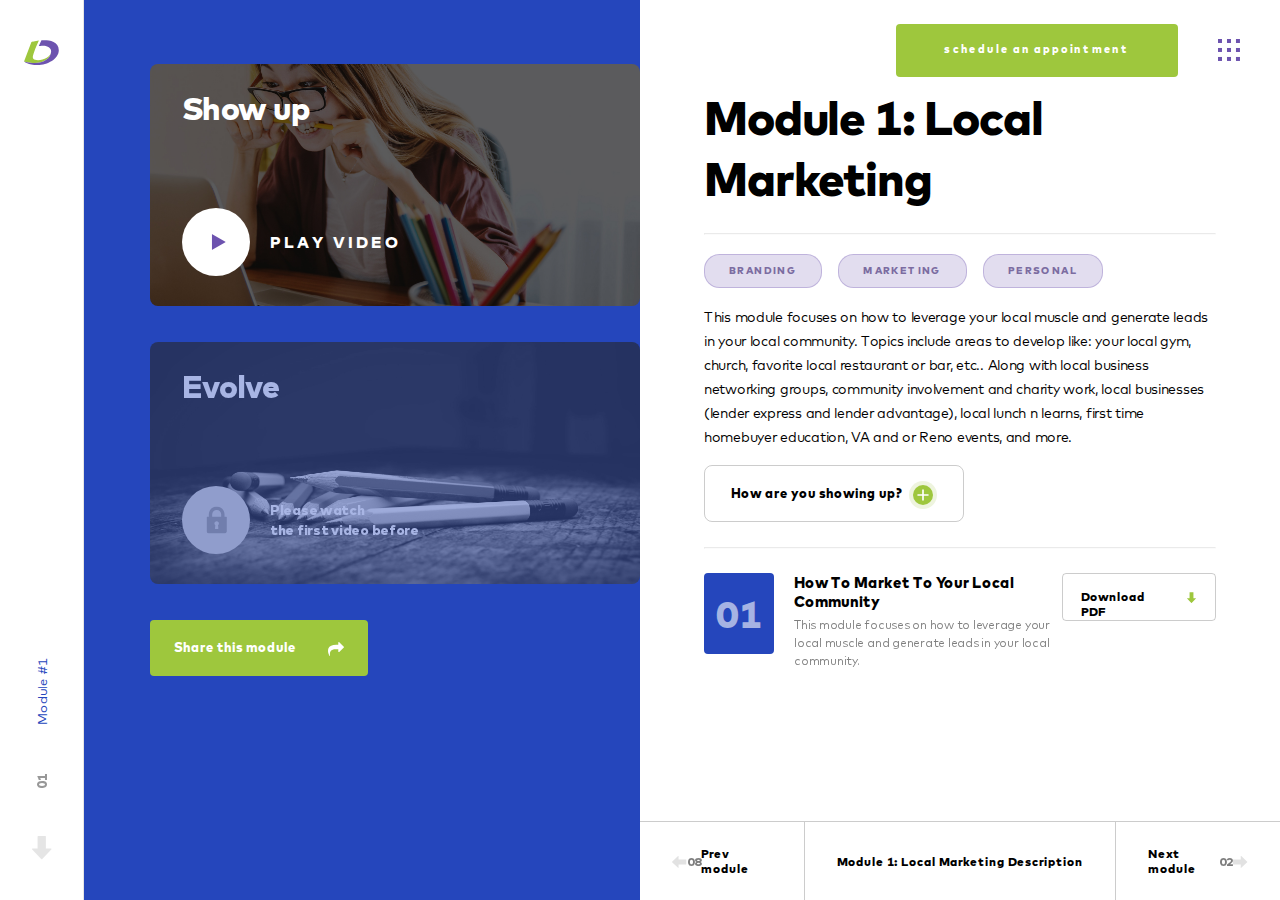
<file: modules.html>
<!DOCTYPE html><html lang="en"><head><meta charset="UTF-8"><meta name="viewport" content="width=device-width, initial-scale=1.0"><meta http-equiv="X-UA-Compatible" content="ie=edge"><title>Modules</title><link rel="stylesheet" href="assets/css/font.css"><link rel="stylesheet" href="assets/css/animate.css"><link rel="stylesheet" href="assets/css/style.css"></head><body><div class="moduleapp"><div class="module" id="1"><div class="menu"><div class="evolve hidden">show<span>up:</span>evolve</div><div class="menu__block"> <a class="btn menu__block-schedule"> schedule an appointment </a> <svg viewBox="0 0 22 22" fill="none" xmlns="http://www.w3.org/2000/svg"> <rect x="8.98242" y="8.98242" width="4" height="4" fill="#6D53AF"/> <rect width="3.98828" height="3.98828" fill="#6D53AF"/> <rect x="8.98242" y="17.9648" width="4" height="4" fill="#6D53AF"/> <rect y="8.98242" width="3.98828" height="3.98828" fill="#6D53AF"/> <rect y="17.9648" width="4" height="4" fill="#6D53AF"/> <rect x="17.9648" width="3.98828" height="3.98828" fill="#6D53AF"/> <rect x="8.98242" width="3.98828" height="3.98828" fill="#6D53AF"/> <rect x="17.9648" y="8.98242" width="4" height="4" fill="#6D53AF"/> <rect x="17.9648" y="17.9648" width="4" height="4" fill="#6D53AF"/> </svg></div></div><div class="sidecontrol"> <a href="#"> <svg width="35" height="25" viewBox="0 0 35 25" fill="none" xmlns="http://www.w3.org/2000/svg"> <path fill-rule="evenodd" clip-rule="evenodd" d="M0.0371094 21.388L7.41866 2.12134C7.41866 2.12134 11.0514 1.16004 14.8913 0.592773C11.1097 8.48623 8.82759 15.8142 8.82759 16.9457C8.82759 18.0767 9.15378 20.1594 14.0216 20.1594C19.7984 20.1594 27.13 16.6202 27.13 11.2118C27.13 18.4392 19.4091 23.0112 10.905 23.0112C4.56389 23.0112 0.0371094 21.388 0.0371094 21.388Z" fill="#9EC73D"/> <path fill-rule="evenodd" clip-rule="evenodd" d="M27.1304 11.212C27.1304 18.4393 19.4096 23.0114 10.9054 23.0114C4.56435 23.0114 0.108398 21.3882 0.108398 21.3882C0.108398 21.3882 3.92507 24.978 13.6608 24.978C23.3947 24.978 34.7983 18.9304 34.7983 10.1792C34.7983 -1.87078 17.4608 0.351842 17.4608 0.351842L14.8078 5.94232C14.8078 5.94232 17.2983 5.6566 19.3614 5.6566C22.2626 5.6566 27.1304 6.93577 27.1304 11.212Z" fill="#6D53AF"/> </svg> </a><div class="sidecontrol__controls"> <a class="next" href="#"> <svg viewBox="0 0 20 24" fill="none" xmlns="http://www.w3.org/2000/svg"> <path opacity="0.1" d="M19.4155 12.9143C19.3432 12.7329 19.1746 12.6145 18.9874 12.6145H13.9114V0.485189C13.9114 0.217373 13.7039 0 13.4482 0H6.03659C5.78089 0 5.57335 0.217373 5.57335 0.485189V12.6145H0.477884C0.290755 12.6145 0.122127 12.7329 0.0498639 12.9134C-0.0214873 13.0949 0.0174236 13.3035 0.14992 13.4423L9.39126 23.1535C9.47833 23.2447 9.59602 23.2962 9.71922 23.2962C9.84243 23.2962 9.96012 23.2447 10.0472 23.1545L19.3154 13.4432C19.4479 13.3044 19.4877 13.0958 19.4155 12.9143Z" fill="#000"/> </svg> </a> <span class="sidecontrol__controls-count">01</span><div class="sidecontrol__controls-show regular">Module #1</div></div></div><div class="module__wrapper"><div class="module__video"><div class="module__video-item module__video-item_1"><div class="video__title">Show up</div><div data-url="ZpCluchEflg" class="play"><div class="play__circle"> <svg viewBox="0 0 14 16" fill="none" xmlns="http://www.w3.org/2000/svg"> <path d="M14 8L0 16V0L14 8Z" fill="#6D53AF"/> </svg></div><div class="play__text">play video</div></div></div><div class="module__video-item module__video-item_2"><div class="video__title">Evolve</div><div data-url="jrTMMG0zJyI" class="play"><div class="play__circle closed"> <svg class="lock" width="21" height="27" viewBox="0 0 21 27" fill="none" xmlns="http://www.w3.org/2000/svg"> <g opacity="0.24"> <path fill-rule="evenodd" clip-rule="evenodd" d="M19.6875 10.125H18V7.875C18 3.53271 14.4673 0 10.125 0C5.78265 0 2.25 3.53271 2.25 7.875V10.125H0.5625C0.251587 10.125 0 10.3766 0 10.6875V24.75C0 25.991 1.00909 27 2.25 27H18.0001C19.2409 27 20.25 25.991 20.25 24.75V10.6875C20.25 10.3766 19.9984 10.125 19.6875 10.125ZM11.8093 21.8755C11.8268 22.0342 11.7758 22.1935 11.6692 22.3127C11.5626 22.4319 11.4099 22.5 11.2501 22.5H9.00006C8.97614 22.5 8.95239 22.4985 8.92896 22.4956C8.87848 22.4891 8.82935 22.4758 8.78284 22.4564C8.70648 22.4244 8.63727 22.3757 8.58093 22.3127C8.54712 22.2749 8.51892 22.233 8.4967 22.1885C8.44885 22.0925 8.42883 21.9839 8.44086 21.8755L8.79572 18.6844C8.21948 18.2654 7.87506 17.6023 7.87506 16.875C7.87506 15.6342 8.88416 14.625 10.1251 14.625C11.366 14.625 12.3751 15.634 12.3751 16.875C12.3751 17.6023 12.0307 18.2654 11.4545 18.6844L11.8093 21.8755ZM5.625 7.875V10.125H14.6249V7.875C14.6249 5.39368 12.6063 3.375 10.125 3.375C7.64374 3.375 5.625 5.39368 5.625 7.875Z" fill="black"/> </g> </svg></div><div class="play__text attention">Please watch<br> the first video before</div></div></div> <button class="btn"><div class="share">Share this module</div> <svg width="16" height="14" viewBox="0 0 16 14" fill="none" xmlns="http://www.w3.org/2000/svg"> <path fill-rule="evenodd" clip-rule="evenodd" d="M15.8305 4.64626L11.259 0.166292C11.1459 0.055441 11.012 0 10.8572 0C10.7025 0 10.5685 0.055441 10.4555 0.166292C10.3423 0.277205 10.2857 0.408467 10.2857 0.56011V2.80009H8.28572C4.04151 2.80009 1.43748 3.97554 0.473063 6.32637C0.157677 7.10794 0 8.07931 0 9.24014C0 10.2084 0.377994 11.5238 1.13392 13.1863C1.15175 13.2273 1.18289 13.2971 1.22761 13.3962C1.2723 13.4953 1.31242 13.5828 1.34814 13.6587C1.38398 13.7345 1.42269 13.7986 1.46432 13.8511C1.53568 13.9503 1.61905 14 1.71431 14C1.8036 14 1.87355 13.9709 1.92418 13.9125C1.97469 13.8542 1.99999 13.7812 1.99999 13.694C1.99999 13.6413 1.99255 13.5641 1.97763 13.462C1.96274 13.3598 1.95527 13.2915 1.95527 13.2564C1.92547 12.8599 1.91058 12.5009 1.91058 12.1803C1.91058 11.5911 1.96274 11.0632 2.06682 10.5966C2.17105 10.1298 2.31537 9.72596 2.49995 9.38467C2.68449 9.04326 2.9225 8.74889 3.21425 8.50095C3.50587 8.25302 3.81981 8.05037 4.15612 7.89285C4.49249 7.73529 4.88831 7.61132 5.34367 7.52094C5.79901 7.43053 6.25731 7.3678 6.71868 7.33277C7.18004 7.29774 7.70236 7.28033 8.28572 7.28033H10.2857V9.52037C10.2857 9.67202 10.3422 9.80331 10.4552 9.9141C10.5684 10.0248 10.7023 10.0803 10.857 10.0803C11.0117 10.0803 11.1457 10.0248 11.259 9.9141L15.8304 5.43398C15.9435 5.32313 16 5.19193 16 5.04026C16 4.88861 15.9435 4.75732 15.8305 4.64626Z" fill="white"/> </svg> </button></div><div class="module__info"><div class="title">Module 1: Local Marketing</div><hr><div class="module__info-tags"><div class="badge">branding</div><div class="badge">marketing</div><div class="badge">personal</div></div><div class="module__info-descr"> This module focuses on how to leverage your local muscle and generate leads in your local community. Topics include areas to develop like: your local gym, church, favorite local restaurant or bar, etc.. Along with local business networking groups, community involvement and charity work, local businesses (lender express and lender advantage), local lunch n learns, first time homebuyer education, VA and or Reno events, and more.</div><div class="module__info-show"><div class="show">How are you showing up?</div><div class="plus"><div class="plus__content"> <svg viewBox="0 0 12 12" fill="none" xmlns="http://www.w3.org/2000/svg"> <path d="M5.16699 1.00033C5.16699 0.540088 5.54009 0.166992 6.00033 0.166992C6.46056 0.166992 6.83366 0.540088 6.83366 1.00033V11.0003C6.83366 11.4606 6.46056 11.8337 6.00033 11.8337C5.54009 11.8337 5.16699 11.4606 5.16699 11.0003V1.00033Z" fill="white"/> <path d="M1.00033 6.83366C0.540088 6.83366 0.166992 6.46056 0.166992 6.00033C0.166992 5.54009 0.540088 5.16699 1.00033 5.16699H11.0003C11.4606 5.16699 11.8337 5.54009 11.8337 6.00033C11.8337 6.46056 11.4606 6.83366 11.0003 6.83366H1.00033Z" fill="white"/> </svg></div></div></div><div class="msg">Lorem ipsum dolor sit amet, consectetur adipiscing elit, sed do eiusmod tempor incididunt ut labore et dolore magna aliqua. Ut enim ad minim veniam, quis nostrud exercitation ullamco laboris nisi ut aliquip ex ea commodo consequat. Duis aute irure dolor in reprehenderit in voluptate velit esse cillum dolore eu fugiat nulla pariatur. Excepteur sint occaecat cupidatat non proident, sunt in culpa qui officia deserunt mollit anim id est laborum.</div><hr><div class="module__info-book"><div class="book"><div class="book__cover">01</div><div class="book__info"><div class="book__info-name">How To Market To Your Local Community</div><div class="book__info-descr"> This module focuses on how to leverage your<br> local muscle and generate leads in your local<br> community.</div></div></div><div class="download"><div class="download__text">Download PDF</div> <svg width="12" height="14" viewBox="0 0 12 14" fill="none" xmlns="http://www.w3.org/2000/svg"> <path fill-rule="evenodd" clip-rule="evenodd" d="M11.0729 7.37079C11.0317 7.26723 10.9354 7.19966 10.8286 7.19966H7.93152V0.276919C7.93152 0.124064 7.81307 0 7.66713 0H3.43699C3.29105 0 3.1726 0.124064 3.1726 0.276919V7.19968H0.264389C0.157587 7.19968 0.0613428 7.26726 0.020099 7.37027C-0.0206243 7.47383 0.00158393 7.59291 0.0772058 7.67211L5.35165 13.2147C5.40135 13.2668 5.46852 13.2962 5.53884 13.2962C5.60915 13.2962 5.67632 13.2668 5.72602 13.2153L11.0158 7.67266C11.0914 7.59343 11.1142 7.47437 11.0729 7.37079Z" fill="#9EC73D"/> </svg></div></div><div class="module__info-controls"><div class="prev"> <a class="prevmodule" href="#"> <svg width="15" height="12" viewBox="0 0 15 12" fill="none" xmlns="http://www.w3.org/2000/svg"> <path d="M6.371 11.9057C6.48234 11.8614 6.555 11.7579 6.555 11.643V8.52805L13.9984 8.52805C14.1627 8.52805 14.2961 8.40069 14.2961 8.24377L14.2961 3.69548C14.2961 3.53857 14.1627 3.41121 13.9984 3.41121L6.55497 3.41121L6.55497 0.284274C6.55497 0.169439 6.48231 0.0659564 6.37156 0.0216107C6.26021 -0.0221754 6.13218 0.00170305 6.04701 0.0830124L0.0875187 5.75415C0.0315533 5.80758 -1.62125e-05 5.8798 -1.62125e-05 5.95541C-1.62125e-05 6.03102 0.0315533 6.10324 0.0869322 6.15667L6.04643 11.8443C6.13162 11.9256 6.25963 11.9501 6.371 11.9057Z" fill="#E2E2E2"/> </svg> </a><div class="prev__counter">08</div><div class="prev__text">Prev module</div></div><div class="current"> Module 1: Local Marketing Description</div><div class="next"><div class="next__text">Next module</div><div class="next__counter">02</div> <a class="nextmodule" href="#"> <svg width="15" height="12" viewBox="0 0 15 12" fill="none" xmlns="http://www.w3.org/2000/svg"> <path d="M7.92514 11.9057C7.8138 11.8614 7.74114 11.7579 7.74114 11.643V8.52805L0.297746 8.52805C0.133395 8.52805 0 8.40069 0 8.24377L0 3.69548C0 3.53857 0.133395 3.41121 0.297746 3.41121L7.74117 3.41121L7.74117 0.284274C7.74117 0.169439 7.81383 0.0659564 7.92459 0.0216107C8.03593 -0.0221754 8.16397 0.00170305 8.24913 0.0830124L14.2086 5.75415C14.2646 5.80758 14.2962 5.8798 14.2962 5.95541C14.2962 6.03102 14.2646 6.10324 14.2092 6.15667L8.24971 11.8443C8.16452 11.9256 8.03652 11.9501 7.92514 11.9057Z" fill="#E2E2E2"/> </svg> </a></div></div></div></div></div><div class="module" id="2"><div class="menu"><div class="evolve hidden">show<span>up:</span>evolve</div><div class="menu__block"> <a class="btn menu__block-schedule"> schedule an appointment </a> <svg viewBox="0 0 22 22" fill="none" xmlns="http://www.w3.org/2000/svg"> <rect x="8.98242" y="8.98242" width="4" height="4" fill="#6D53AF"/> <rect width="3.98828" height="3.98828" fill="#6D53AF"/> <rect x="8.98242" y="17.9648" width="4" height="4" fill="#6D53AF"/> <rect y="8.98242" width="3.98828" height="3.98828" fill="#6D53AF"/> <rect y="17.9648" width="4" height="4" fill="#6D53AF"/> <rect x="17.9648" width="3.98828" height="3.98828" fill="#6D53AF"/> <rect x="8.98242" width="3.98828" height="3.98828" fill="#6D53AF"/> <rect x="17.9648" y="8.98242" width="4" height="4" fill="#6D53AF"/> <rect x="17.9648" y="17.9648" width="4" height="4" fill="#6D53AF"/> </svg></div></div><div class="sidecontrol"> <a href="#"> <svg width="35" height="25" viewBox="0 0 35 25" fill="none" xmlns="http://www.w3.org/2000/svg"> <path fill-rule="evenodd" clip-rule="evenodd" d="M0.0371094 21.388L7.41866 2.12134C7.41866 2.12134 11.0514 1.16004 14.8913 0.592773C11.1097 8.48623 8.82759 15.8142 8.82759 16.9457C8.82759 18.0767 9.15378 20.1594 14.0216 20.1594C19.7984 20.1594 27.13 16.6202 27.13 11.2118C27.13 18.4392 19.4091 23.0112 10.905 23.0112C4.56389 23.0112 0.0371094 21.388 0.0371094 21.388Z" fill="#9EC73D"/> <path fill-rule="evenodd" clip-rule="evenodd" d="M27.1304 11.212C27.1304 18.4393 19.4096 23.0114 10.9054 23.0114C4.56435 23.0114 0.108398 21.3882 0.108398 21.3882C0.108398 21.3882 3.92507 24.978 13.6608 24.978C23.3947 24.978 34.7983 18.9304 34.7983 10.1792C34.7983 -1.87078 17.4608 0.351842 17.4608 0.351842L14.8078 5.94232C14.8078 5.94232 17.2983 5.6566 19.3614 5.6566C22.2626 5.6566 27.1304 6.93577 27.1304 11.212Z" fill="#6D53AF"/> </svg> </a><div class="sidecontrol__controls"> <a class="next" href="#"> <svg viewBox="0 0 20 24" fill="none" xmlns="http://www.w3.org/2000/svg"> <path opacity="0.1" d="M19.4155 12.9143C19.3432 12.7329 19.1746 12.6145 18.9874 12.6145H13.9114V0.485189C13.9114 0.217373 13.7039 0 13.4482 0H6.03659C5.78089 0 5.57335 0.217373 5.57335 0.485189V12.6145H0.477884C0.290755 12.6145 0.122127 12.7329 0.0498639 12.9134C-0.0214873 13.0949 0.0174236 13.3035 0.14992 13.4423L9.39126 23.1535C9.47833 23.2447 9.59602 23.2962 9.71922 23.2962C9.84243 23.2962 9.96012 23.2447 10.0472 23.1545L19.3154 13.4432C19.4479 13.3044 19.4877 13.0958 19.4155 12.9143Z" fill="#000"/> </svg> </a> <span class="sidecontrol__controls-count">02</span><div class="sidecontrol__controls-show regular">Module #2</div></div></div><div class="module__wrapper"><div class="module__video"><div class="module__video-item module__video-item_3"><div class="video__title">Show up</div><div data-url="aQ-2JkcdbQA" class="play"><div class="play__circle"> <svg viewBox="0 0 14 16" fill="none" xmlns="http://www.w3.org/2000/svg"> <path d="M14 8L0 16V0L14 8Z" fill="#6D53AF"/> </svg></div><div class="play__text">play video</div></div></div><div class="module__video-item module__video-item_4"><div class="video__title">Evolve</div><div data-url="KOX67QP75ZY" class="play"><div class="play__circle closed"> <svg class="lock" width="21" height="27" viewBox="0 0 21 27" fill="none" xmlns="http://www.w3.org/2000/svg"> <g opacity="0.24"> <path fill-rule="evenodd" clip-rule="evenodd" d="M19.6875 10.125H18V7.875C18 3.53271 14.4673 0 10.125 0C5.78265 0 2.25 3.53271 2.25 7.875V10.125H0.5625C0.251587 10.125 0 10.3766 0 10.6875V24.75C0 25.991 1.00909 27 2.25 27H18.0001C19.2409 27 20.25 25.991 20.25 24.75V10.6875C20.25 10.3766 19.9984 10.125 19.6875 10.125ZM11.8093 21.8755C11.8268 22.0342 11.7758 22.1935 11.6692 22.3127C11.5626 22.4319 11.4099 22.5 11.2501 22.5H9.00006C8.97614 22.5 8.95239 22.4985 8.92896 22.4956C8.87848 22.4891 8.82935 22.4758 8.78284 22.4564C8.70648 22.4244 8.63727 22.3757 8.58093 22.3127C8.54712 22.2749 8.51892 22.233 8.4967 22.1885C8.44885 22.0925 8.42883 21.9839 8.44086 21.8755L8.79572 18.6844C8.21948 18.2654 7.87506 17.6023 7.87506 16.875C7.87506 15.6342 8.88416 14.625 10.1251 14.625C11.366 14.625 12.3751 15.634 12.3751 16.875C12.3751 17.6023 12.0307 18.2654 11.4545 18.6844L11.8093 21.8755ZM5.625 7.875V10.125H14.6249V7.875C14.6249 5.39368 12.6063 3.375 10.125 3.375C7.64374 3.375 5.625 5.39368 5.625 7.875Z" fill="black"/> </g> </svg></div><div class="play__text attention">Please watch<br> the first video before</div></div></div> <button class="btn"><div class="share">Share this module</div> <svg width="16" height="14" viewBox="0 0 16 14" fill="none" xmlns="http://www.w3.org/2000/svg"> <path fill-rule="evenodd" clip-rule="evenodd" d="M15.8305 4.64626L11.259 0.166292C11.1459 0.055441 11.012 0 10.8572 0C10.7025 0 10.5685 0.055441 10.4555 0.166292C10.3423 0.277205 10.2857 0.408467 10.2857 0.56011V2.80009H8.28572C4.04151 2.80009 1.43748 3.97554 0.473063 6.32637C0.157677 7.10794 0 8.07931 0 9.24014C0 10.2084 0.377994 11.5238 1.13392 13.1863C1.15175 13.2273 1.18289 13.2971 1.22761 13.3962C1.2723 13.4953 1.31242 13.5828 1.34814 13.6587C1.38398 13.7345 1.42269 13.7986 1.46432 13.8511C1.53568 13.9503 1.61905 14 1.71431 14C1.8036 14 1.87355 13.9709 1.92418 13.9125C1.97469 13.8542 1.99999 13.7812 1.99999 13.694C1.99999 13.6413 1.99255 13.5641 1.97763 13.462C1.96274 13.3598 1.95527 13.2915 1.95527 13.2564C1.92547 12.8599 1.91058 12.5009 1.91058 12.1803C1.91058 11.5911 1.96274 11.0632 2.06682 10.5966C2.17105 10.1298 2.31537 9.72596 2.49995 9.38467C2.68449 9.04326 2.9225 8.74889 3.21425 8.50095C3.50587 8.25302 3.81981 8.05037 4.15612 7.89285C4.49249 7.73529 4.88831 7.61132 5.34367 7.52094C5.79901 7.43053 6.25731 7.3678 6.71868 7.33277C7.18004 7.29774 7.70236 7.28033 8.28572 7.28033H10.2857V9.52037C10.2857 9.67202 10.3422 9.80331 10.4552 9.9141C10.5684 10.0248 10.7023 10.0803 10.857 10.0803C11.0117 10.0803 11.1457 10.0248 11.259 9.9141L15.8304 5.43398C15.9435 5.32313 16 5.19193 16 5.04026C16 4.88861 15.9435 4.75732 15.8305 4.64626Z" fill="white"/> </svg> </button></div><div class="module__info"><div class="title">Module 2: Quoting</div><hr><div class="module__info-tags"><div class="badge">Objection Handling</div><div class="badge">Mortgage Coach</div><div class="badge">CRM</div></div><div class="module__info-descr"> This module will develop and improve your consultative and quoting skills (along with follow up). It will have sections on scripting and objection handling against modern issues. It will also train LO’s how to quote in this new market leveraging tools like Mortgage Coach and CRM. It will create a customer presentation for the quote process that includes testimonials, UVP of the LO, etc…</div><div class="module__info-show"><div class="show">How are you showing up?</div><div class="plus"><div class="plus__content"> <svg viewBox="0 0 12 12" fill="none" xmlns="http://www.w3.org/2000/svg"> <path d="M5.16699 1.00033C5.16699 0.540088 5.54009 0.166992 6.00033 0.166992C6.46056 0.166992 6.83366 0.540088 6.83366 1.00033V11.0003C6.83366 11.4606 6.46056 11.8337 6.00033 11.8337C5.54009 11.8337 5.16699 11.4606 5.16699 11.0003V1.00033Z" fill="white"/> <path d="M1.00033 6.83366C0.540088 6.83366 0.166992 6.46056 0.166992 6.00033C0.166992 5.54009 0.540088 5.16699 1.00033 5.16699H11.0003C11.4606 5.16699 11.8337 5.54009 11.8337 6.00033C11.8337 6.46056 11.4606 6.83366 11.0003 6.83366H1.00033Z" fill="white"/> </svg></div></div></div><div class="msg">Lorem ipsum dolor sit amet, consectetur adipiscing elit, sed do eiusmod tempor incididunt ut labore et dolore magna aliqua. Ut enim ad minim veniam, quis nostrud exercitation ullamco laboris nisi ut aliquip ex ea commodo consequat. Duis aute irure dolor in reprehenderit in voluptate velit esse cillum dolore eu fugiat nulla pariatur. Excepteur sint occaecat cupidatat non proident, sunt in culpa qui officia deserunt mollit anim id est laborum.</div><hr><div class="module__info-book"><div class="book"><div class="book__cover">02</div><div class="book__info"><div class="book__info-name">5 Steps To Building More Value In Your Quote</div><div class="book__info-descr"> This module focuses on how to leverage your<br> local muscle and generate leads in your local<br> community.</div></div></div><div class="download"><div class="download__text">Download PDF</div> <svg width="12" height="14" viewBox="0 0 12 14" fill="none" xmlns="http://www.w3.org/2000/svg"> <path fill-rule="evenodd" clip-rule="evenodd" d="M11.0729 7.37079C11.0317 7.26723 10.9354 7.19966 10.8286 7.19966H7.93152V0.276919C7.93152 0.124064 7.81307 0 7.66713 0H3.43699C3.29105 0 3.1726 0.124064 3.1726 0.276919V7.19968H0.264389C0.157587 7.19968 0.0613428 7.26726 0.020099 7.37027C-0.0206243 7.47383 0.00158393 7.59291 0.0772058 7.67211L5.35165 13.2147C5.40135 13.2668 5.46852 13.2962 5.53884 13.2962C5.60915 13.2962 5.67632 13.2668 5.72602 13.2153L11.0158 7.67266C11.0914 7.59343 11.1142 7.47437 11.0729 7.37079Z" fill="#9EC73D"/> </svg></div></div><div class="module__info-controls"><div class="prev"> <a class="prevmodule" href="#"> <svg width="15" height="12" viewBox="0 0 15 12" fill="none" xmlns="http://www.w3.org/2000/svg"> <path d="M6.371 11.9057C6.48234 11.8614 6.555 11.7579 6.555 11.643V8.52805L13.9984 8.52805C14.1627 8.52805 14.2961 8.40069 14.2961 8.24377L14.2961 3.69548C14.2961 3.53857 14.1627 3.41121 13.9984 3.41121L6.55497 3.41121L6.55497 0.284274C6.55497 0.169439 6.48231 0.0659564 6.37156 0.0216107C6.26021 -0.0221754 6.13218 0.00170305 6.04701 0.0830124L0.0875187 5.75415C0.0315533 5.80758 -1.62125e-05 5.8798 -1.62125e-05 5.95541C-1.62125e-05 6.03102 0.0315533 6.10324 0.0869322 6.15667L6.04643 11.8443C6.13162 11.9256 6.25963 11.9501 6.371 11.9057Z" fill="#E2E2E2"/> </svg> </a><div class="prev__counter">01</div><div class="prev__text">Prev module</div></div><div class="current"> Module 2: Quoting</div><div class="next"><div class="next__text">Next module</div><div class="next__counter">03</div> <a class="nextmodule" href="#"> <svg width="15" height="12" viewBox="0 0 15 12" fill="none" xmlns="http://www.w3.org/2000/svg"> <path d="M7.92514 11.9057C7.8138 11.8614 7.74114 11.7579 7.74114 11.643V8.52805L0.297746 8.52805C0.133395 8.52805 0 8.40069 0 8.24377L0 3.69548C0 3.53857 0.133395 3.41121 0.297746 3.41121L7.74117 3.41121L7.74117 0.284274C7.74117 0.169439 7.81383 0.0659564 7.92459 0.0216107C8.03593 -0.0221754 8.16397 0.00170305 8.24913 0.0830124L14.2086 5.75415C14.2646 5.80758 14.2962 5.8798 14.2962 5.95541C14.2962 6.03102 14.2646 6.10324 14.2092 6.15667L8.24971 11.8443C8.16452 11.9256 8.03652 11.9501 7.92514 11.9057Z" fill="#E2E2E2"/> </svg> </a></div></div></div></div></div><div class="module" id="3"><div class="menu"><div class="evolve hidden">show<span>up:</span>evolve</div><div class="menu__block"> <a class="btn menu__block-schedule"> schedule an appointment </a> <svg viewBox="0 0 22 22" fill="none" xmlns="http://www.w3.org/2000/svg"> <rect x="8.98242" y="8.98242" width="4" height="4" fill="#6D53AF"/> <rect width="3.98828" height="3.98828" fill="#6D53AF"/> <rect x="8.98242" y="17.9648" width="4" height="4" fill="#6D53AF"/> <rect y="8.98242" width="3.98828" height="3.98828" fill="#6D53AF"/> <rect y="17.9648" width="4" height="4" fill="#6D53AF"/> <rect x="17.9648" width="3.98828" height="3.98828" fill="#6D53AF"/> <rect x="8.98242" width="3.98828" height="3.98828" fill="#6D53AF"/> <rect x="17.9648" y="8.98242" width="4" height="4" fill="#6D53AF"/> <rect x="17.9648" y="17.9648" width="4" height="4" fill="#6D53AF"/> </svg></div></div><div class="sidecontrol"> <a href="#"> <svg width="35" height="25" viewBox="0 0 35 25" fill="none" xmlns="http://www.w3.org/2000/svg"> <path fill-rule="evenodd" clip-rule="evenodd" d="M0.0371094 21.388L7.41866 2.12134C7.41866 2.12134 11.0514 1.16004 14.8913 0.592773C11.1097 8.48623 8.82759 15.8142 8.82759 16.9457C8.82759 18.0767 9.15378 20.1594 14.0216 20.1594C19.7984 20.1594 27.13 16.6202 27.13 11.2118C27.13 18.4392 19.4091 23.0112 10.905 23.0112C4.56389 23.0112 0.0371094 21.388 0.0371094 21.388Z" fill="#9EC73D"/> <path fill-rule="evenodd" clip-rule="evenodd" d="M27.1304 11.212C27.1304 18.4393 19.4096 23.0114 10.9054 23.0114C4.56435 23.0114 0.108398 21.3882 0.108398 21.3882C0.108398 21.3882 3.92507 24.978 13.6608 24.978C23.3947 24.978 34.7983 18.9304 34.7983 10.1792C34.7983 -1.87078 17.4608 0.351842 17.4608 0.351842L14.8078 5.94232C14.8078 5.94232 17.2983 5.6566 19.3614 5.6566C22.2626 5.6566 27.1304 6.93577 27.1304 11.212Z" fill="#6D53AF"/> </svg> </a><div class="sidecontrol__controls"> <a class="next" href="#"> <svg viewBox="0 0 20 24" fill="none" xmlns="http://www.w3.org/2000/svg"> <path opacity="0.1" d="M19.4155 12.9143C19.3432 12.7329 19.1746 12.6145 18.9874 12.6145H13.9114V0.485189C13.9114 0.217373 13.7039 0 13.4482 0H6.03659C5.78089 0 5.57335 0.217373 5.57335 0.485189V12.6145H0.477884C0.290755 12.6145 0.122127 12.7329 0.0498639 12.9134C-0.0214873 13.0949 0.0174236 13.3035 0.14992 13.4423L9.39126 23.1535C9.47833 23.2447 9.59602 23.2962 9.71922 23.2962C9.84243 23.2962 9.96012 23.2447 10.0472 23.1545L19.3154 13.4432C19.4479 13.3044 19.4877 13.0958 19.4155 12.9143Z" fill="#000"/> </svg> </a> <span class="sidecontrol__controls-count">03</span><div class="sidecontrol__controls-show regular">Module #3</div></div></div><div class="module__wrapper"><div class="module__video"><div class="module__video-item module__video-item_1"><div class="video__title">Show up</div><div data-url="ZpCluchEflg" class="play"><div class="play__circle"> <svg viewBox="0 0 14 16" fill="none" xmlns="http://www.w3.org/2000/svg"> <path d="M14 8L0 16V0L14 8Z" fill="#6D53AF"/> </svg></div><div class="play__text">play video</div></div></div><div class="module__video-item module__video-item_2"><div class="video__title">Evolve</div><div data-url="jrTMMG0zJyI" class="play"><div class="play__circle closed"> <svg class="lock" width="21" height="27" viewBox="0 0 21 27" fill="none" xmlns="http://www.w3.org/2000/svg"> <g opacity="0.24"> <path fill-rule="evenodd" clip-rule="evenodd" d="M19.6875 10.125H18V7.875C18 3.53271 14.4673 0 10.125 0C5.78265 0 2.25 3.53271 2.25 7.875V10.125H0.5625C0.251587 10.125 0 10.3766 0 10.6875V24.75C0 25.991 1.00909 27 2.25 27H18.0001C19.2409 27 20.25 25.991 20.25 24.75V10.6875C20.25 10.3766 19.9984 10.125 19.6875 10.125ZM11.8093 21.8755C11.8268 22.0342 11.7758 22.1935 11.6692 22.3127C11.5626 22.4319 11.4099 22.5 11.2501 22.5H9.00006C8.97614 22.5 8.95239 22.4985 8.92896 22.4956C8.87848 22.4891 8.82935 22.4758 8.78284 22.4564C8.70648 22.4244 8.63727 22.3757 8.58093 22.3127C8.54712 22.2749 8.51892 22.233 8.4967 22.1885C8.44885 22.0925 8.42883 21.9839 8.44086 21.8755L8.79572 18.6844C8.21948 18.2654 7.87506 17.6023 7.87506 16.875C7.87506 15.6342 8.88416 14.625 10.1251 14.625C11.366 14.625 12.3751 15.634 12.3751 16.875C12.3751 17.6023 12.0307 18.2654 11.4545 18.6844L11.8093 21.8755ZM5.625 7.875V10.125H14.6249V7.875C14.6249 5.39368 12.6063 3.375 10.125 3.375C7.64374 3.375 5.625 5.39368 5.625 7.875Z" fill="black"/> </g> </svg></div><div class="play__text attention">Please watch<br> the first video before</div></div></div> <button class="btn"><div class="share">Share this module</div> <svg width="16" height="14" viewBox="0 0 16 14" fill="none" xmlns="http://www.w3.org/2000/svg"> <path fill-rule="evenodd" clip-rule="evenodd" d="M15.8305 4.64626L11.259 0.166292C11.1459 0.055441 11.012 0 10.8572 0C10.7025 0 10.5685 0.055441 10.4555 0.166292C10.3423 0.277205 10.2857 0.408467 10.2857 0.56011V2.80009H8.28572C4.04151 2.80009 1.43748 3.97554 0.473063 6.32637C0.157677 7.10794 0 8.07931 0 9.24014C0 10.2084 0.377994 11.5238 1.13392 13.1863C1.15175 13.2273 1.18289 13.2971 1.22761 13.3962C1.2723 13.4953 1.31242 13.5828 1.34814 13.6587C1.38398 13.7345 1.42269 13.7986 1.46432 13.8511C1.53568 13.9503 1.61905 14 1.71431 14C1.8036 14 1.87355 13.9709 1.92418 13.9125C1.97469 13.8542 1.99999 13.7812 1.99999 13.694C1.99999 13.6413 1.99255 13.5641 1.97763 13.462C1.96274 13.3598 1.95527 13.2915 1.95527 13.2564C1.92547 12.8599 1.91058 12.5009 1.91058 12.1803C1.91058 11.5911 1.96274 11.0632 2.06682 10.5966C2.17105 10.1298 2.31537 9.72596 2.49995 9.38467C2.68449 9.04326 2.9225 8.74889 3.21425 8.50095C3.50587 8.25302 3.81981 8.05037 4.15612 7.89285C4.49249 7.73529 4.88831 7.61132 5.34367 7.52094C5.79901 7.43053 6.25731 7.3678 6.71868 7.33277C7.18004 7.29774 7.70236 7.28033 8.28572 7.28033H10.2857V9.52037C10.2857 9.67202 10.3422 9.80331 10.4552 9.9141C10.5684 10.0248 10.7023 10.0803 10.857 10.0803C11.0117 10.0803 11.1457 10.0248 11.259 9.9141L15.8304 5.43398C15.9435 5.32313 16 5.19193 16 5.04026C16 4.88861 15.9435 4.75732 15.8305 4.64626Z" fill="white"/> </svg> </button></div><div class="module__info"><div class="title">Module 3: Local Marketing</div><hr><div class="module__info-tags"><div class="badge">branding</div><div class="badge">marketing</div><div class="badge">personal</div></div><div class="module__info-descr"> This module focuses on how to leverage your local muscle and generate leads in your local community. Topics include areas to develop like: your local gym, church, favorite local restaurant or bar, etc.. Along with local business networking groups, community involvement and charity work, local businesses (lender express and lender advantage), local lunch n learns, first time homebuyer education, VA and or Reno events, and more.</div><div class="module__info-show"><div class="show">How are you showing up?</div><div class="plus"><div class="plus__content"> <svg viewBox="0 0 12 12" fill="none" xmlns="http://www.w3.org/2000/svg"> <path d="M5.16699 1.00033C5.16699 0.540088 5.54009 0.166992 6.00033 0.166992C6.46056 0.166992 6.83366 0.540088 6.83366 1.00033V11.0003C6.83366 11.4606 6.46056 11.8337 6.00033 11.8337C5.54009 11.8337 5.16699 11.4606 5.16699 11.0003V1.00033Z" fill="white"/> <path d="M1.00033 6.83366C0.540088 6.83366 0.166992 6.46056 0.166992 6.00033C0.166992 5.54009 0.540088 5.16699 1.00033 5.16699H11.0003C11.4606 5.16699 11.8337 5.54009 11.8337 6.00033C11.8337 6.46056 11.4606 6.83366 11.0003 6.83366H1.00033Z" fill="white"/> </svg></div></div></div><div class="msg">Lorem ipsum dolor sit amet, consectetur adipiscing elit, sed do eiusmod tempor incididunt ut labore et dolore magna aliqua. Ut enim ad minim veniam, quis nostrud exercitation ullamco laboris nisi ut aliquip ex ea commodo consequat. Duis aute irure dolor in reprehenderit in voluptate velit esse cillum dolore eu fugiat nulla pariatur. Excepteur sint occaecat cupidatat non proident, sunt in culpa qui officia deserunt mollit anim id est laborum.</div><hr><div class="module__info-book"><div class="book"><div class="book__cover">03</div><div class="book__info"><div class="book__info-name">How To Market To Your Local Community</div><div class="book__info-descr"> This module focuses on how to leverage your<br> local muscle and generate leads in your local<br> community.</div></div></div><div class="download"><div class="download__text">Download PDF</div> <svg width="12" height="14" viewBox="0 0 12 14" fill="none" xmlns="http://www.w3.org/2000/svg"> <path fill-rule="evenodd" clip-rule="evenodd" d="M11.0729 7.37079C11.0317 7.26723 10.9354 7.19966 10.8286 7.19966H7.93152V0.276919C7.93152 0.124064 7.81307 0 7.66713 0H3.43699C3.29105 0 3.1726 0.124064 3.1726 0.276919V7.19968H0.264389C0.157587 7.19968 0.0613428 7.26726 0.020099 7.37027C-0.0206243 7.47383 0.00158393 7.59291 0.0772058 7.67211L5.35165 13.2147C5.40135 13.2668 5.46852 13.2962 5.53884 13.2962C5.60915 13.2962 5.67632 13.2668 5.72602 13.2153L11.0158 7.67266C11.0914 7.59343 11.1142 7.47437 11.0729 7.37079Z" fill="#9EC73D"/> </svg></div></div><div class="module__info-controls"><div class="prev"> <a class="prevmodule" href="#"> <svg width="15" height="12" viewBox="0 0 15 12" fill="none" xmlns="http://www.w3.org/2000/svg"> <path d="M6.371 11.9057C6.48234 11.8614 6.555 11.7579 6.555 11.643V8.52805L13.9984 8.52805C14.1627 8.52805 14.2961 8.40069 14.2961 8.24377L14.2961 3.69548C14.2961 3.53857 14.1627 3.41121 13.9984 3.41121L6.55497 3.41121L6.55497 0.284274C6.55497 0.169439 6.48231 0.0659564 6.37156 0.0216107C6.26021 -0.0221754 6.13218 0.00170305 6.04701 0.0830124L0.0875187 5.75415C0.0315533 5.80758 -1.62125e-05 5.8798 -1.62125e-05 5.95541C-1.62125e-05 6.03102 0.0315533 6.10324 0.0869322 6.15667L6.04643 11.8443C6.13162 11.9256 6.25963 11.9501 6.371 11.9057Z" fill="#E2E2E2"/> </svg> </a><div class="prev__counter">02</div><div class="prev__text">Prev module</div></div><div class="current"> Module 3: Local Marketing Description</div><div class="next"><div class="next__text">Next module</div><div class="next__counter">04</div> <a class="nextmodule" href="#"> <svg width="15" height="12" viewBox="0 0 15 12" fill="none" xmlns="http://www.w3.org/2000/svg"> <path d="M7.92514 11.9057C7.8138 11.8614 7.74114 11.7579 7.74114 11.643V8.52805L0.297746 8.52805C0.133395 8.52805 0 8.40069 0 8.24377L0 3.69548C0 3.53857 0.133395 3.41121 0.297746 3.41121L7.74117 3.41121L7.74117 0.284274C7.74117 0.169439 7.81383 0.0659564 7.92459 0.0216107C8.03593 -0.0221754 8.16397 0.00170305 8.24913 0.0830124L14.2086 5.75415C14.2646 5.80758 14.2962 5.8798 14.2962 5.95541C14.2962 6.03102 14.2646 6.10324 14.2092 6.15667L8.24971 11.8443C8.16452 11.9256 8.03652 11.9501 7.92514 11.9057Z" fill="#E2E2E2"/> </svg> </a></div></div></div></div></div><div class="module" id="4"><div class="menu"><div class="evolve hidden">show<span>up:</span>evolve</div><div class="menu__block"> <a class="btn menu__block-schedule"> schedule an appointment </a> <svg viewBox="0 0 22 22" fill="none" xmlns="http://www.w3.org/2000/svg"> <rect x="8.98242" y="8.98242" width="4" height="4" fill="#6D53AF"/> <rect width="3.98828" height="3.98828" fill="#6D53AF"/> <rect x="8.98242" y="17.9648" width="4" height="4" fill="#6D53AF"/> <rect y="8.98242" width="3.98828" height="3.98828" fill="#6D53AF"/> <rect y="17.9648" width="4" height="4" fill="#6D53AF"/> <rect x="17.9648" width="3.98828" height="3.98828" fill="#6D53AF"/> <rect x="8.98242" width="3.98828" height="3.98828" fill="#6D53AF"/> <rect x="17.9648" y="8.98242" width="4" height="4" fill="#6D53AF"/> <rect x="17.9648" y="17.9648" width="4" height="4" fill="#6D53AF"/> </svg></div></div><div class="sidecontrol"> <a href="#"> <svg width="35" height="25" viewBox="0 0 35 25" fill="none" xmlns="http://www.w3.org/2000/svg"> <path fill-rule="evenodd" clip-rule="evenodd" d="M0.0371094 21.388L7.41866 2.12134C7.41866 2.12134 11.0514 1.16004 14.8913 0.592773C11.1097 8.48623 8.82759 15.8142 8.82759 16.9457C8.82759 18.0767 9.15378 20.1594 14.0216 20.1594C19.7984 20.1594 27.13 16.6202 27.13 11.2118C27.13 18.4392 19.4091 23.0112 10.905 23.0112C4.56389 23.0112 0.0371094 21.388 0.0371094 21.388Z" fill="#9EC73D"/> <path fill-rule="evenodd" clip-rule="evenodd" d="M27.1304 11.212C27.1304 18.4393 19.4096 23.0114 10.9054 23.0114C4.56435 23.0114 0.108398 21.3882 0.108398 21.3882C0.108398 21.3882 3.92507 24.978 13.6608 24.978C23.3947 24.978 34.7983 18.9304 34.7983 10.1792C34.7983 -1.87078 17.4608 0.351842 17.4608 0.351842L14.8078 5.94232C14.8078 5.94232 17.2983 5.6566 19.3614 5.6566C22.2626 5.6566 27.1304 6.93577 27.1304 11.212Z" fill="#6D53AF"/> </svg> </a><div class="sidecontrol__controls"> <a class="next" href="#"> <svg viewBox="0 0 20 24" fill="none" xmlns="http://www.w3.org/2000/svg"> <path opacity="0.1" d="M19.4155 12.9143C19.3432 12.7329 19.1746 12.6145 18.9874 12.6145H13.9114V0.485189C13.9114 0.217373 13.7039 0 13.4482 0H6.03659C5.78089 0 5.57335 0.217373 5.57335 0.485189V12.6145H0.477884C0.290755 12.6145 0.122127 12.7329 0.0498639 12.9134C-0.0214873 13.0949 0.0174236 13.3035 0.14992 13.4423L9.39126 23.1535C9.47833 23.2447 9.59602 23.2962 9.71922 23.2962C9.84243 23.2962 9.96012 23.2447 10.0472 23.1545L19.3154 13.4432C19.4479 13.3044 19.4877 13.0958 19.4155 12.9143Z" fill="#000"/> </svg> </a> <span class="sidecontrol__controls-count">04</span><div class="sidecontrol__controls-show regular">Module #4</div></div></div><div class="module__wrapper"><div class="module__video"><div class="module__video-item module__video-item_3"><div class="video__title">Show up</div><div data-url="aQ-2JkcdbQA" class="play"><div class="play__circle"> <svg viewBox="0 0 14 16" fill="none" xmlns="http://www.w3.org/2000/svg"> <path d="M14 8L0 16V0L14 8Z" fill="#6D53AF"/> </svg></div><div class="play__text">play video</div></div></div><div class="module__video-item module__video-item_4"><div class="video__title">Evolve</div><div data-url="KOX67QP75ZY" class="play"><div class="play__circle closed"> <svg class="lock" width="21" height="27" viewBox="0 0 21 27" fill="none" xmlns="http://www.w3.org/2000/svg"> <g opacity="0.24"> <path fill-rule="evenodd" clip-rule="evenodd" d="M19.6875 10.125H18V7.875C18 3.53271 14.4673 0 10.125 0C5.78265 0 2.25 3.53271 2.25 7.875V10.125H0.5625C0.251587 10.125 0 10.3766 0 10.6875V24.75C0 25.991 1.00909 27 2.25 27H18.0001C19.2409 27 20.25 25.991 20.25 24.75V10.6875C20.25 10.3766 19.9984 10.125 19.6875 10.125ZM11.8093 21.8755C11.8268 22.0342 11.7758 22.1935 11.6692 22.3127C11.5626 22.4319 11.4099 22.5 11.2501 22.5H9.00006C8.97614 22.5 8.95239 22.4985 8.92896 22.4956C8.87848 22.4891 8.82935 22.4758 8.78284 22.4564C8.70648 22.4244 8.63727 22.3757 8.58093 22.3127C8.54712 22.2749 8.51892 22.233 8.4967 22.1885C8.44885 22.0925 8.42883 21.9839 8.44086 21.8755L8.79572 18.6844C8.21948 18.2654 7.87506 17.6023 7.87506 16.875C7.87506 15.6342 8.88416 14.625 10.1251 14.625C11.366 14.625 12.3751 15.634 12.3751 16.875C12.3751 17.6023 12.0307 18.2654 11.4545 18.6844L11.8093 21.8755ZM5.625 7.875V10.125H14.6249V7.875C14.6249 5.39368 12.6063 3.375 10.125 3.375C7.64374 3.375 5.625 5.39368 5.625 7.875Z" fill="black"/> </g> </svg></div><div class="play__text attention">Please watch<br> the first video before</div></div></div> <button class="btn"><div class="share">Share this module</div> <svg width="16" height="14" viewBox="0 0 16 14" fill="none" xmlns="http://www.w3.org/2000/svg"> <path fill-rule="evenodd" clip-rule="evenodd" d="M15.8305 4.64626L11.259 0.166292C11.1459 0.055441 11.012 0 10.8572 0C10.7025 0 10.5685 0.055441 10.4555 0.166292C10.3423 0.277205 10.2857 0.408467 10.2857 0.56011V2.80009H8.28572C4.04151 2.80009 1.43748 3.97554 0.473063 6.32637C0.157677 7.10794 0 8.07931 0 9.24014C0 10.2084 0.377994 11.5238 1.13392 13.1863C1.15175 13.2273 1.18289 13.2971 1.22761 13.3962C1.2723 13.4953 1.31242 13.5828 1.34814 13.6587C1.38398 13.7345 1.42269 13.7986 1.46432 13.8511C1.53568 13.9503 1.61905 14 1.71431 14C1.8036 14 1.87355 13.9709 1.92418 13.9125C1.97469 13.8542 1.99999 13.7812 1.99999 13.694C1.99999 13.6413 1.99255 13.5641 1.97763 13.462C1.96274 13.3598 1.95527 13.2915 1.95527 13.2564C1.92547 12.8599 1.91058 12.5009 1.91058 12.1803C1.91058 11.5911 1.96274 11.0632 2.06682 10.5966C2.17105 10.1298 2.31537 9.72596 2.49995 9.38467C2.68449 9.04326 2.9225 8.74889 3.21425 8.50095C3.50587 8.25302 3.81981 8.05037 4.15612 7.89285C4.49249 7.73529 4.88831 7.61132 5.34367 7.52094C5.79901 7.43053 6.25731 7.3678 6.71868 7.33277C7.18004 7.29774 7.70236 7.28033 8.28572 7.28033H10.2857V9.52037C10.2857 9.67202 10.3422 9.80331 10.4552 9.9141C10.5684 10.0248 10.7023 10.0803 10.857 10.0803C11.0117 10.0803 11.1457 10.0248 11.259 9.9141L15.8304 5.43398C15.9435 5.32313 16 5.19193 16 5.04026C16 4.88861 15.9435 4.75732 15.8305 4.64626Z" fill="white"/> </svg> </button></div><div class="module__info"><div class="title">Module 4: Quoting</div><hr><div class="module__info-tags"><div class="badge">Objection Handling</div><div class="badge">Mortgage Coach</div><div class="badge">CRM</div></div><div class="module__info-descr"> This module will develop and improve your consultative and quoting skills (along with follow up). It will have sections on scripting and objection handling against modern issues. It will also train LO’s how to quote in this new market leveraging tools like Mortgage Coach and CRM. It will create a customer presentation for the quote process that includes testimonials, UVP of the LO, etc…</div><div class="module__info-show"><div class="show">How are you showing up?</div><div class="plus"><div class="plus__content"> <svg viewBox="0 0 12 12" fill="none" xmlns="http://www.w3.org/2000/svg"> <path d="M5.16699 1.00033C5.16699 0.540088 5.54009 0.166992 6.00033 0.166992C6.46056 0.166992 6.83366 0.540088 6.83366 1.00033V11.0003C6.83366 11.4606 6.46056 11.8337 6.00033 11.8337C5.54009 11.8337 5.16699 11.4606 5.16699 11.0003V1.00033Z" fill="white"/> <path d="M1.00033 6.83366C0.540088 6.83366 0.166992 6.46056 0.166992 6.00033C0.166992 5.54009 0.540088 5.16699 1.00033 5.16699H11.0003C11.4606 5.16699 11.8337 5.54009 11.8337 6.00033C11.8337 6.46056 11.4606 6.83366 11.0003 6.83366H1.00033Z" fill="white"/> </svg></div></div></div><div class="msg">Lorem ipsum dolor sit amet, consectetur adipiscing elit, sed do eiusmod tempor incididunt ut labore et dolore magna aliqua. Ut enim ad minim veniam, quis nostrud exercitation ullamco laboris nisi ut aliquip ex ea commodo consequat. Duis aute irure dolor in reprehenderit in voluptate velit esse cillum dolore eu fugiat nulla pariatur. Excepteur sint occaecat cupidatat non proident, sunt in culpa qui officia deserunt mollit anim id est laborum.</div><hr><div class="module__info-book"><div class="book"><div class="book__cover">04</div><div class="book__info"><div class="book__info-name">5 Steps To Building More Value In Your Quote</div><div class="book__info-descr"> This module focuses on how to leverage your<br> local muscle and generate leads in your local<br> community.</div></div></div><div class="download"><div class="download__text">Download PDF</div> <svg width="12" height="14" viewBox="0 0 12 14" fill="none" xmlns="http://www.w3.org/2000/svg"> <path fill-rule="evenodd" clip-rule="evenodd" d="M11.0729 7.37079C11.0317 7.26723 10.9354 7.19966 10.8286 7.19966H7.93152V0.276919C7.93152 0.124064 7.81307 0 7.66713 0H3.43699C3.29105 0 3.1726 0.124064 3.1726 0.276919V7.19968H0.264389C0.157587 7.19968 0.0613428 7.26726 0.020099 7.37027C-0.0206243 7.47383 0.00158393 7.59291 0.0772058 7.67211L5.35165 13.2147C5.40135 13.2668 5.46852 13.2962 5.53884 13.2962C5.60915 13.2962 5.67632 13.2668 5.72602 13.2153L11.0158 7.67266C11.0914 7.59343 11.1142 7.47437 11.0729 7.37079Z" fill="#9EC73D"/> </svg></div></div><div class="module__info-controls"><div class="prev"> <a class="prevmodule" href="#"> <svg width="15" height="12" viewBox="0 0 15 12" fill="none" xmlns="http://www.w3.org/2000/svg"> <path d="M6.371 11.9057C6.48234 11.8614 6.555 11.7579 6.555 11.643V8.52805L13.9984 8.52805C14.1627 8.52805 14.2961 8.40069 14.2961 8.24377L14.2961 3.69548C14.2961 3.53857 14.1627 3.41121 13.9984 3.41121L6.55497 3.41121L6.55497 0.284274C6.55497 0.169439 6.48231 0.0659564 6.37156 0.0216107C6.26021 -0.0221754 6.13218 0.00170305 6.04701 0.0830124L0.0875187 5.75415C0.0315533 5.80758 -1.62125e-05 5.8798 -1.62125e-05 5.95541C-1.62125e-05 6.03102 0.0315533 6.10324 0.0869322 6.15667L6.04643 11.8443C6.13162 11.9256 6.25963 11.9501 6.371 11.9057Z" fill="#E2E2E2"/> </svg> </a><div class="prev__counter">03</div><div class="prev__text">Prev module</div></div><div class="current"> Module 4: Quoting</div><div class="next"><div class="next__text">Next module</div><div class="next__counter">05</div> <a class="nextmodule" href="#"> <svg width="15" height="12" viewBox="0 0 15 12" fill="none" xmlns="http://www.w3.org/2000/svg"> <path d="M7.92514 11.9057C7.8138 11.8614 7.74114 11.7579 7.74114 11.643V8.52805L0.297746 8.52805C0.133395 8.52805 0 8.40069 0 8.24377L0 3.69548C0 3.53857 0.133395 3.41121 0.297746 3.41121L7.74117 3.41121L7.74117 0.284274C7.74117 0.169439 7.81383 0.0659564 7.92459 0.0216107C8.03593 -0.0221754 8.16397 0.00170305 8.24913 0.0830124L14.2086 5.75415C14.2646 5.80758 14.2962 5.8798 14.2962 5.95541C14.2962 6.03102 14.2646 6.10324 14.2092 6.15667L8.24971 11.8443C8.16452 11.9256 8.03652 11.9501 7.92514 11.9057Z" fill="#E2E2E2"/> </svg> </a></div></div></div></div></div><div class="module" id="5"><div class="menu"><div class="evolve hidden">show<span>up:</span>evolve</div><div class="menu__block"> <a class="btn menu__block-schedule"> schedule an appointment </a> <svg viewBox="0 0 22 22" fill="none" xmlns="http://www.w3.org/2000/svg"> <rect x="8.98242" y="8.98242" width="4" height="4" fill="#6D53AF"/> <rect width="3.98828" height="3.98828" fill="#6D53AF"/> <rect x="8.98242" y="17.9648" width="4" height="4" fill="#6D53AF"/> <rect y="8.98242" width="3.98828" height="3.98828" fill="#6D53AF"/> <rect y="17.9648" width="4" height="4" fill="#6D53AF"/> <rect x="17.9648" width="3.98828" height="3.98828" fill="#6D53AF"/> <rect x="8.98242" width="3.98828" height="3.98828" fill="#6D53AF"/> <rect x="17.9648" y="8.98242" width="4" height="4" fill="#6D53AF"/> <rect x="17.9648" y="17.9648" width="4" height="4" fill="#6D53AF"/> </svg></div></div><div class="sidecontrol"> <a href="#"> <svg width="35" height="25" viewBox="0 0 35 25" fill="none" xmlns="http://www.w3.org/2000/svg"> <path fill-rule="evenodd" clip-rule="evenodd" d="M0.0371094 21.388L7.41866 2.12134C7.41866 2.12134 11.0514 1.16004 14.8913 0.592773C11.1097 8.48623 8.82759 15.8142 8.82759 16.9457C8.82759 18.0767 9.15378 20.1594 14.0216 20.1594C19.7984 20.1594 27.13 16.6202 27.13 11.2118C27.13 18.4392 19.4091 23.0112 10.905 23.0112C4.56389 23.0112 0.0371094 21.388 0.0371094 21.388Z" fill="#9EC73D"/> <path fill-rule="evenodd" clip-rule="evenodd" d="M27.1304 11.212C27.1304 18.4393 19.4096 23.0114 10.9054 23.0114C4.56435 23.0114 0.108398 21.3882 0.108398 21.3882C0.108398 21.3882 3.92507 24.978 13.6608 24.978C23.3947 24.978 34.7983 18.9304 34.7983 10.1792C34.7983 -1.87078 17.4608 0.351842 17.4608 0.351842L14.8078 5.94232C14.8078 5.94232 17.2983 5.6566 19.3614 5.6566C22.2626 5.6566 27.1304 6.93577 27.1304 11.212Z" fill="#6D53AF"/> </svg> </a><div class="sidecontrol__controls"> <a class="next" href="#"> <svg viewBox="0 0 20 24" fill="none" xmlns="http://www.w3.org/2000/svg"> <path opacity="0.1" d="M19.4155 12.9143C19.3432 12.7329 19.1746 12.6145 18.9874 12.6145H13.9114V0.485189C13.9114 0.217373 13.7039 0 13.4482 0H6.03659C5.78089 0 5.57335 0.217373 5.57335 0.485189V12.6145H0.477884C0.290755 12.6145 0.122127 12.7329 0.0498639 12.9134C-0.0214873 13.0949 0.0174236 13.3035 0.14992 13.4423L9.39126 23.1535C9.47833 23.2447 9.59602 23.2962 9.71922 23.2962C9.84243 23.2962 9.96012 23.2447 10.0472 23.1545L19.3154 13.4432C19.4479 13.3044 19.4877 13.0958 19.4155 12.9143Z" fill="#000"/> </svg> </a> <span class="sidecontrol__controls-count">05</span><div class="sidecontrol__controls-show regular">Module #5</div></div></div><div class="module__wrapper"><div class="module__video"><div class="module__video-item module__video-item_1"><div class="video__title">Show up</div><div data-url="ZpCluchEflg" class="play"><div class="play__circle"> <svg viewBox="0 0 14 16" fill="none" xmlns="http://www.w3.org/2000/svg"> <path d="M14 8L0 16V0L14 8Z" fill="#6D53AF"/> </svg></div><div class="play__text">play video</div></div></div><div class="module__video-item module__video-item_2"><div class="video__title">Evolve</div><div data-url="jrTMMG0zJyI" class="play"><div class="play__circle closed"> <svg class="lock" width="21" height="27" viewBox="0 0 21 27" fill="none" xmlns="http://www.w3.org/2000/svg"> <g opacity="0.24"> <path fill-rule="evenodd" clip-rule="evenodd" d="M19.6875 10.125H18V7.875C18 3.53271 14.4673 0 10.125 0C5.78265 0 2.25 3.53271 2.25 7.875V10.125H0.5625C0.251587 10.125 0 10.3766 0 10.6875V24.75C0 25.991 1.00909 27 2.25 27H18.0001C19.2409 27 20.25 25.991 20.25 24.75V10.6875C20.25 10.3766 19.9984 10.125 19.6875 10.125ZM11.8093 21.8755C11.8268 22.0342 11.7758 22.1935 11.6692 22.3127C11.5626 22.4319 11.4099 22.5 11.2501 22.5H9.00006C8.97614 22.5 8.95239 22.4985 8.92896 22.4956C8.87848 22.4891 8.82935 22.4758 8.78284 22.4564C8.70648 22.4244 8.63727 22.3757 8.58093 22.3127C8.54712 22.2749 8.51892 22.233 8.4967 22.1885C8.44885 22.0925 8.42883 21.9839 8.44086 21.8755L8.79572 18.6844C8.21948 18.2654 7.87506 17.6023 7.87506 16.875C7.87506 15.6342 8.88416 14.625 10.1251 14.625C11.366 14.625 12.3751 15.634 12.3751 16.875C12.3751 17.6023 12.0307 18.2654 11.4545 18.6844L11.8093 21.8755ZM5.625 7.875V10.125H14.6249V7.875C14.6249 5.39368 12.6063 3.375 10.125 3.375C7.64374 3.375 5.625 5.39368 5.625 7.875Z" fill="black"/> </g> </svg></div><div class="play__text attention">Please watch<br> the first video before</div></div></div> <button class="btn"><div class="share">Share this module</div> <svg width="16" height="14" viewBox="0 0 16 14" fill="none" xmlns="http://www.w3.org/2000/svg"> <path fill-rule="evenodd" clip-rule="evenodd" d="M15.8305 4.64626L11.259 0.166292C11.1459 0.055441 11.012 0 10.8572 0C10.7025 0 10.5685 0.055441 10.4555 0.166292C10.3423 0.277205 10.2857 0.408467 10.2857 0.56011V2.80009H8.28572C4.04151 2.80009 1.43748 3.97554 0.473063 6.32637C0.157677 7.10794 0 8.07931 0 9.24014C0 10.2084 0.377994 11.5238 1.13392 13.1863C1.15175 13.2273 1.18289 13.2971 1.22761 13.3962C1.2723 13.4953 1.31242 13.5828 1.34814 13.6587C1.38398 13.7345 1.42269 13.7986 1.46432 13.8511C1.53568 13.9503 1.61905 14 1.71431 14C1.8036 14 1.87355 13.9709 1.92418 13.9125C1.97469 13.8542 1.99999 13.7812 1.99999 13.694C1.99999 13.6413 1.99255 13.5641 1.97763 13.462C1.96274 13.3598 1.95527 13.2915 1.95527 13.2564C1.92547 12.8599 1.91058 12.5009 1.91058 12.1803C1.91058 11.5911 1.96274 11.0632 2.06682 10.5966C2.17105 10.1298 2.31537 9.72596 2.49995 9.38467C2.68449 9.04326 2.9225 8.74889 3.21425 8.50095C3.50587 8.25302 3.81981 8.05037 4.15612 7.89285C4.49249 7.73529 4.88831 7.61132 5.34367 7.52094C5.79901 7.43053 6.25731 7.3678 6.71868 7.33277C7.18004 7.29774 7.70236 7.28033 8.28572 7.28033H10.2857V9.52037C10.2857 9.67202 10.3422 9.80331 10.4552 9.9141C10.5684 10.0248 10.7023 10.0803 10.857 10.0803C11.0117 10.0803 11.1457 10.0248 11.259 9.9141L15.8304 5.43398C15.9435 5.32313 16 5.19193 16 5.04026C16 4.88861 15.9435 4.75732 15.8305 4.64626Z" fill="white"/> </svg> </button></div><div class="module__info"><div class="title">Module 5: Local Marketing</div><hr><div class="module__info-tags"><div class="badge">branding</div><div class="badge">marketing</div><div class="badge">personal</div></div><div class="module__info-descr"> This module focuses on how to leverage your local muscle and generate leads in your local community. Topics include areas to develop like: your local gym, church, favorite local restaurant or bar, etc.. Along with local business networking groups, community involvement and charity work, local businesses (lender express and lender advantage), local lunch n learns, first time homebuyer education, VA and or Reno events, and more.</div><div class="module__info-show"><div class="show">How are you showing up?</div><div class="plus"><div class="plus__content"> <svg viewBox="0 0 12 12" fill="none" xmlns="http://www.w3.org/2000/svg"> <path d="M5.16699 1.00033C5.16699 0.540088 5.54009 0.166992 6.00033 0.166992C6.46056 0.166992 6.83366 0.540088 6.83366 1.00033V11.0003C6.83366 11.4606 6.46056 11.8337 6.00033 11.8337C5.54009 11.8337 5.16699 11.4606 5.16699 11.0003V1.00033Z" fill="white"/> <path d="M1.00033 6.83366C0.540088 6.83366 0.166992 6.46056 0.166992 6.00033C0.166992 5.54009 0.540088 5.16699 1.00033 5.16699H11.0003C11.4606 5.16699 11.8337 5.54009 11.8337 6.00033C11.8337 6.46056 11.4606 6.83366 11.0003 6.83366H1.00033Z" fill="white"/> </svg></div></div></div><div class="msg">Lorem ipsum dolor sit amet, consectetur adipiscing elit, sed do eiusmod tempor incididunt ut labore et dolore magna aliqua. Ut enim ad minim veniam, quis nostrud exercitation ullamco laboris nisi ut aliquip ex ea commodo consequat. Duis aute irure dolor in reprehenderit in voluptate velit esse cillum dolore eu fugiat nulla pariatur. Excepteur sint occaecat cupidatat non proident, sunt in culpa qui officia deserunt mollit anim id est laborum.</div><hr><div class="module__info-book"><div class="book"><div class="book__cover">05</div><div class="book__info"><div class="book__info-name">How To Market To Your Local Community</div><div class="book__info-descr"> This module focuses on how to leverage your<br> local muscle and generate leads in your local<br> community.</div></div></div><div class="download"><div class="download__text">Download PDF</div> <svg width="12" height="14" viewBox="0 0 12 14" fill="none" xmlns="http://www.w3.org/2000/svg"> <path fill-rule="evenodd" clip-rule="evenodd" d="M11.0729 7.37079C11.0317 7.26723 10.9354 7.19966 10.8286 7.19966H7.93152V0.276919C7.93152 0.124064 7.81307 0 7.66713 0H3.43699C3.29105 0 3.1726 0.124064 3.1726 0.276919V7.19968H0.264389C0.157587 7.19968 0.0613428 7.26726 0.020099 7.37027C-0.0206243 7.47383 0.00158393 7.59291 0.0772058 7.67211L5.35165 13.2147C5.40135 13.2668 5.46852 13.2962 5.53884 13.2962C5.60915 13.2962 5.67632 13.2668 5.72602 13.2153L11.0158 7.67266C11.0914 7.59343 11.1142 7.47437 11.0729 7.37079Z" fill="#9EC73D"/> </svg></div></div><div class="module__info-controls"><div class="prev"> <a class="prevmodule" href="#"> <svg width="15" height="12" viewBox="0 0 15 12" fill="none" xmlns="http://www.w3.org/2000/svg"> <path d="M6.371 11.9057C6.48234 11.8614 6.555 11.7579 6.555 11.643V8.52805L13.9984 8.52805C14.1627 8.52805 14.2961 8.40069 14.2961 8.24377L14.2961 3.69548C14.2961 3.53857 14.1627 3.41121 13.9984 3.41121L6.55497 3.41121L6.55497 0.284274C6.55497 0.169439 6.48231 0.0659564 6.37156 0.0216107C6.26021 -0.0221754 6.13218 0.00170305 6.04701 0.0830124L0.0875187 5.75415C0.0315533 5.80758 -1.62125e-05 5.8798 -1.62125e-05 5.95541C-1.62125e-05 6.03102 0.0315533 6.10324 0.0869322 6.15667L6.04643 11.8443C6.13162 11.9256 6.25963 11.9501 6.371 11.9057Z" fill="#E2E2E2"/> </svg> </a><div class="prev__counter">04</div><div class="prev__text">Prev module</div></div><div class="current"> Module 5: Local Marketing Description</div><div class="next"><div class="next__text">Next module</div><div class="next__counter">06</div> <a class="nextmodule" href="#"> <svg width="15" height="12" viewBox="0 0 15 12" fill="none" xmlns="http://www.w3.org/2000/svg"> <path d="M7.92514 11.9057C7.8138 11.8614 7.74114 11.7579 7.74114 11.643V8.52805L0.297746 8.52805C0.133395 8.52805 0 8.40069 0 8.24377L0 3.69548C0 3.53857 0.133395 3.41121 0.297746 3.41121L7.74117 3.41121L7.74117 0.284274C7.74117 0.169439 7.81383 0.0659564 7.92459 0.0216107C8.03593 -0.0221754 8.16397 0.00170305 8.24913 0.0830124L14.2086 5.75415C14.2646 5.80758 14.2962 5.8798 14.2962 5.95541C14.2962 6.03102 14.2646 6.10324 14.2092 6.15667L8.24971 11.8443C8.16452 11.9256 8.03652 11.9501 7.92514 11.9057Z" fill="#E2E2E2"/> </svg> </a></div></div></div></div></div><div class="module" id="6"><div class="menu"><div class="evolve hidden">show<span>up:</span>evolve</div><div class="menu__block"> <a class="btn menu__block-schedule"> schedule an appointment </a> <svg viewBox="0 0 22 22" fill="none" xmlns="http://www.w3.org/2000/svg"> <rect x="8.98242" y="8.98242" width="4" height="4" fill="#6D53AF"/> <rect width="3.98828" height="3.98828" fill="#6D53AF"/> <rect x="8.98242" y="17.9648" width="4" height="4" fill="#6D53AF"/> <rect y="8.98242" width="3.98828" height="3.98828" fill="#6D53AF"/> <rect y="17.9648" width="4" height="4" fill="#6D53AF"/> <rect x="17.9648" width="3.98828" height="3.98828" fill="#6D53AF"/> <rect x="8.98242" width="3.98828" height="3.98828" fill="#6D53AF"/> <rect x="17.9648" y="8.98242" width="4" height="4" fill="#6D53AF"/> <rect x="17.9648" y="17.9648" width="4" height="4" fill="#6D53AF"/> </svg></div></div><div class="sidecontrol"> <a href="#"> <svg width="35" height="25" viewBox="0 0 35 25" fill="none" xmlns="http://www.w3.org/2000/svg"> <path fill-rule="evenodd" clip-rule="evenodd" d="M0.0371094 21.388L7.41866 2.12134C7.41866 2.12134 11.0514 1.16004 14.8913 0.592773C11.1097 8.48623 8.82759 15.8142 8.82759 16.9457C8.82759 18.0767 9.15378 20.1594 14.0216 20.1594C19.7984 20.1594 27.13 16.6202 27.13 11.2118C27.13 18.4392 19.4091 23.0112 10.905 23.0112C4.56389 23.0112 0.0371094 21.388 0.0371094 21.388Z" fill="#9EC73D"/> <path fill-rule="evenodd" clip-rule="evenodd" d="M27.1304 11.212C27.1304 18.4393 19.4096 23.0114 10.9054 23.0114C4.56435 23.0114 0.108398 21.3882 0.108398 21.3882C0.108398 21.3882 3.92507 24.978 13.6608 24.978C23.3947 24.978 34.7983 18.9304 34.7983 10.1792C34.7983 -1.87078 17.4608 0.351842 17.4608 0.351842L14.8078 5.94232C14.8078 5.94232 17.2983 5.6566 19.3614 5.6566C22.2626 5.6566 27.1304 6.93577 27.1304 11.212Z" fill="#6D53AF"/> </svg> </a><div class="sidecontrol__controls"> <a class="next" href="#"> <svg viewBox="0 0 20 24" fill="none" xmlns="http://www.w3.org/2000/svg"> <path opacity="0.1" d="M19.4155 12.9143C19.3432 12.7329 19.1746 12.6145 18.9874 12.6145H13.9114V0.485189C13.9114 0.217373 13.7039 0 13.4482 0H6.03659C5.78089 0 5.57335 0.217373 5.57335 0.485189V12.6145H0.477884C0.290755 12.6145 0.122127 12.7329 0.0498639 12.9134C-0.0214873 13.0949 0.0174236 13.3035 0.14992 13.4423L9.39126 23.1535C9.47833 23.2447 9.59602 23.2962 9.71922 23.2962C9.84243 23.2962 9.96012 23.2447 10.0472 23.1545L19.3154 13.4432C19.4479 13.3044 19.4877 13.0958 19.4155 12.9143Z" fill="#000"/> </svg> </a> <span class="sidecontrol__controls-count">06</span><div class="sidecontrol__controls-show regular">Module #6</div></div></div><div class="module__wrapper"><div class="module__video"><div class="module__video-item module__video-item_3"><div class="video__title">Show up</div><div data-url="aQ-2JkcdbQA" class="play"><div class="play__circle"> <svg viewBox="0 0 14 16" fill="none" xmlns="http://www.w3.org/2000/svg"> <path d="M14 8L0 16V0L14 8Z" fill="#6D53AF"/> </svg></div><div class="play__text">play video</div></div></div><div class="module__video-item module__video-item_4"><div class="video__title">Evolve</div><div data-url="KOX67QP75ZY" class="play"><div class="play__circle closed"> <svg class="lock" width="21" height="27" viewBox="0 0 21 27" fill="none" xmlns="http://www.w3.org/2000/svg"> <g opacity="0.24"> <path fill-rule="evenodd" clip-rule="evenodd" d="M19.6875 10.125H18V7.875C18 3.53271 14.4673 0 10.125 0C5.78265 0 2.25 3.53271 2.25 7.875V10.125H0.5625C0.251587 10.125 0 10.3766 0 10.6875V24.75C0 25.991 1.00909 27 2.25 27H18.0001C19.2409 27 20.25 25.991 20.25 24.75V10.6875C20.25 10.3766 19.9984 10.125 19.6875 10.125ZM11.8093 21.8755C11.8268 22.0342 11.7758 22.1935 11.6692 22.3127C11.5626 22.4319 11.4099 22.5 11.2501 22.5H9.00006C8.97614 22.5 8.95239 22.4985 8.92896 22.4956C8.87848 22.4891 8.82935 22.4758 8.78284 22.4564C8.70648 22.4244 8.63727 22.3757 8.58093 22.3127C8.54712 22.2749 8.51892 22.233 8.4967 22.1885C8.44885 22.0925 8.42883 21.9839 8.44086 21.8755L8.79572 18.6844C8.21948 18.2654 7.87506 17.6023 7.87506 16.875C7.87506 15.6342 8.88416 14.625 10.1251 14.625C11.366 14.625 12.3751 15.634 12.3751 16.875C12.3751 17.6023 12.0307 18.2654 11.4545 18.6844L11.8093 21.8755ZM5.625 7.875V10.125H14.6249V7.875C14.6249 5.39368 12.6063 3.375 10.125 3.375C7.64374 3.375 5.625 5.39368 5.625 7.875Z" fill="black"/> </g> </svg></div><div class="play__text attention">Please watch<br> the first video before</div></div></div> <button class="btn"><div class="share">Share this module</div> <svg width="16" height="14" viewBox="0 0 16 14" fill="none" xmlns="http://www.w3.org/2000/svg"> <path fill-rule="evenodd" clip-rule="evenodd" d="M15.8305 4.64626L11.259 0.166292C11.1459 0.055441 11.012 0 10.8572 0C10.7025 0 10.5685 0.055441 10.4555 0.166292C10.3423 0.277205 10.2857 0.408467 10.2857 0.56011V2.80009H8.28572C4.04151 2.80009 1.43748 3.97554 0.473063 6.32637C0.157677 7.10794 0 8.07931 0 9.24014C0 10.2084 0.377994 11.5238 1.13392 13.1863C1.15175 13.2273 1.18289 13.2971 1.22761 13.3962C1.2723 13.4953 1.31242 13.5828 1.34814 13.6587C1.38398 13.7345 1.42269 13.7986 1.46432 13.8511C1.53568 13.9503 1.61905 14 1.71431 14C1.8036 14 1.87355 13.9709 1.92418 13.9125C1.97469 13.8542 1.99999 13.7812 1.99999 13.694C1.99999 13.6413 1.99255 13.5641 1.97763 13.462C1.96274 13.3598 1.95527 13.2915 1.95527 13.2564C1.92547 12.8599 1.91058 12.5009 1.91058 12.1803C1.91058 11.5911 1.96274 11.0632 2.06682 10.5966C2.17105 10.1298 2.31537 9.72596 2.49995 9.38467C2.68449 9.04326 2.9225 8.74889 3.21425 8.50095C3.50587 8.25302 3.81981 8.05037 4.15612 7.89285C4.49249 7.73529 4.88831 7.61132 5.34367 7.52094C5.79901 7.43053 6.25731 7.3678 6.71868 7.33277C7.18004 7.29774 7.70236 7.28033 8.28572 7.28033H10.2857V9.52037C10.2857 9.67202 10.3422 9.80331 10.4552 9.9141C10.5684 10.0248 10.7023 10.0803 10.857 10.0803C11.0117 10.0803 11.1457 10.0248 11.259 9.9141L15.8304 5.43398C15.9435 5.32313 16 5.19193 16 5.04026C16 4.88861 15.9435 4.75732 15.8305 4.64626Z" fill="white"/> </svg> </button></div><div class="module__info"><div class="title">Module 6: Quoting</div><hr><div class="module__info-tags"><div class="badge">Objection Handling</div><div class="badge">Mortgage Coach</div><div class="badge">CRM</div></div><div class="module__info-descr"> This module will develop and improve your consultative and quoting skills (along with follow up). It will have sections on scripting and objection handling against modern issues. It will also train LO’s how to quote in this new market leveraging tools like Mortgage Coach and CRM. It will create a customer presentation for the quote process that includes testimonials, UVP of the LO, etc…</div><div class="module__info-show"><div class="show">How are you showing up?</div><div class="plus"><div class="plus__content"> <svg viewBox="0 0 12 12" fill="none" xmlns="http://www.w3.org/2000/svg"> <path d="M5.16699 1.00033C5.16699 0.540088 5.54009 0.166992 6.00033 0.166992C6.46056 0.166992 6.83366 0.540088 6.83366 1.00033V11.0003C6.83366 11.4606 6.46056 11.8337 6.00033 11.8337C5.54009 11.8337 5.16699 11.4606 5.16699 11.0003V1.00033Z" fill="white"/> <path d="M1.00033 6.83366C0.540088 6.83366 0.166992 6.46056 0.166992 6.00033C0.166992 5.54009 0.540088 5.16699 1.00033 5.16699H11.0003C11.4606 5.16699 11.8337 5.54009 11.8337 6.00033C11.8337 6.46056 11.4606 6.83366 11.0003 6.83366H1.00033Z" fill="white"/> </svg></div></div></div><div class="msg">Lorem ipsum dolor sit amet, consectetur adipiscing elit, sed do eiusmod tempor incididunt ut labore et dolore magna aliqua. Ut enim ad minim veniam, quis nostrud exercitation ullamco laboris nisi ut aliquip ex ea commodo consequat. Duis aute irure dolor in reprehenderit in voluptate velit esse cillum dolore eu fugiat nulla pariatur. Excepteur sint occaecat cupidatat non proident, sunt in culpa qui officia deserunt mollit anim id est laborum.</div><hr><div class="module__info-book"><div class="book"><div class="book__cover">06</div><div class="book__info"><div class="book__info-name">5 Steps To Building More Value In Your Quote</div><div class="book__info-descr"> This module focuses on how to leverage your<br> local muscle and generate leads in your local<br> community.</div></div></div><div class="download"><div class="download__text">Download PDF</div> <svg width="12" height="14" viewBox="0 0 12 14" fill="none" xmlns="http://www.w3.org/2000/svg"> <path fill-rule="evenodd" clip-rule="evenodd" d="M11.0729 7.37079C11.0317 7.26723 10.9354 7.19966 10.8286 7.19966H7.93152V0.276919C7.93152 0.124064 7.81307 0 7.66713 0H3.43699C3.29105 0 3.1726 0.124064 3.1726 0.276919V7.19968H0.264389C0.157587 7.19968 0.0613428 7.26726 0.020099 7.37027C-0.0206243 7.47383 0.00158393 7.59291 0.0772058 7.67211L5.35165 13.2147C5.40135 13.2668 5.46852 13.2962 5.53884 13.2962C5.60915 13.2962 5.67632 13.2668 5.72602 13.2153L11.0158 7.67266C11.0914 7.59343 11.1142 7.47437 11.0729 7.37079Z" fill="#9EC73D"/> </svg></div></div><div class="module__info-controls"><div class="prev"> <a class="prevmodule" href="#"> <svg width="15" height="12" viewBox="0 0 15 12" fill="none" xmlns="http://www.w3.org/2000/svg"> <path d="M6.371 11.9057C6.48234 11.8614 6.555 11.7579 6.555 11.643V8.52805L13.9984 8.52805C14.1627 8.52805 14.2961 8.40069 14.2961 8.24377L14.2961 3.69548C14.2961 3.53857 14.1627 3.41121 13.9984 3.41121L6.55497 3.41121L6.55497 0.284274C6.55497 0.169439 6.48231 0.0659564 6.37156 0.0216107C6.26021 -0.0221754 6.13218 0.00170305 6.04701 0.0830124L0.0875187 5.75415C0.0315533 5.80758 -1.62125e-05 5.8798 -1.62125e-05 5.95541C-1.62125e-05 6.03102 0.0315533 6.10324 0.0869322 6.15667L6.04643 11.8443C6.13162 11.9256 6.25963 11.9501 6.371 11.9057Z" fill="#E2E2E2"/> </svg> </a><div class="prev__counter">05</div><div class="prev__text">Prev module</div></div><div class="current"> Module 6: Quoting</div><div class="next"><div class="next__text">Next module</div><div class="next__counter">07</div> <a class="nextmodule" href="#"> <svg width="15" height="12" viewBox="0 0 15 12" fill="none" xmlns="http://www.w3.org/2000/svg"> <path d="M7.92514 11.9057C7.8138 11.8614 7.74114 11.7579 7.74114 11.643V8.52805L0.297746 8.52805C0.133395 8.52805 0 8.40069 0 8.24377L0 3.69548C0 3.53857 0.133395 3.41121 0.297746 3.41121L7.74117 3.41121L7.74117 0.284274C7.74117 0.169439 7.81383 0.0659564 7.92459 0.0216107C8.03593 -0.0221754 8.16397 0.00170305 8.24913 0.0830124L14.2086 5.75415C14.2646 5.80758 14.2962 5.8798 14.2962 5.95541C14.2962 6.03102 14.2646 6.10324 14.2092 6.15667L8.24971 11.8443C8.16452 11.9256 8.03652 11.9501 7.92514 11.9057Z" fill="#E2E2E2"/> </svg> </a></div></div></div></div></div><div class="module" id="7"><div class="menu"><div class="evolve hidden">show<span>up:</span>evolve</div><div class="menu__block"> <a class="btn menu__block-schedule"> schedule an appointment </a> <svg viewBox="0 0 22 22" fill="none" xmlns="http://www.w3.org/2000/svg"> <rect x="8.98242" y="8.98242" width="4" height="4" fill="#6D53AF"/> <rect width="3.98828" height="3.98828" fill="#6D53AF"/> <rect x="8.98242" y="17.9648" width="4" height="4" fill="#6D53AF"/> <rect y="8.98242" width="3.98828" height="3.98828" fill="#6D53AF"/> <rect y="17.9648" width="4" height="4" fill="#6D53AF"/> <rect x="17.9648" width="3.98828" height="3.98828" fill="#6D53AF"/> <rect x="8.98242" width="3.98828" height="3.98828" fill="#6D53AF"/> <rect x="17.9648" y="8.98242" width="4" height="4" fill="#6D53AF"/> <rect x="17.9648" y="17.9648" width="4" height="4" fill="#6D53AF"/> </svg></div></div><div class="sidecontrol"> <a href="#"> <svg width="35" height="25" viewBox="0 0 35 25" fill="none" xmlns="http://www.w3.org/2000/svg"> <path fill-rule="evenodd" clip-rule="evenodd" d="M0.0371094 21.388L7.41866 2.12134C7.41866 2.12134 11.0514 1.16004 14.8913 0.592773C11.1097 8.48623 8.82759 15.8142 8.82759 16.9457C8.82759 18.0767 9.15378 20.1594 14.0216 20.1594C19.7984 20.1594 27.13 16.6202 27.13 11.2118C27.13 18.4392 19.4091 23.0112 10.905 23.0112C4.56389 23.0112 0.0371094 21.388 0.0371094 21.388Z" fill="#9EC73D"/> <path fill-rule="evenodd" clip-rule="evenodd" d="M27.1304 11.212C27.1304 18.4393 19.4096 23.0114 10.9054 23.0114C4.56435 23.0114 0.108398 21.3882 0.108398 21.3882C0.108398 21.3882 3.92507 24.978 13.6608 24.978C23.3947 24.978 34.7983 18.9304 34.7983 10.1792C34.7983 -1.87078 17.4608 0.351842 17.4608 0.351842L14.8078 5.94232C14.8078 5.94232 17.2983 5.6566 19.3614 5.6566C22.2626 5.6566 27.1304 6.93577 27.1304 11.212Z" fill="#6D53AF"/> </svg> </a><div class="sidecontrol__controls"> <a class="next" href="#"> <svg viewBox="0 0 20 24" fill="none" xmlns="http://www.w3.org/2000/svg"> <path opacity="0.1" d="M19.4155 12.9143C19.3432 12.7329 19.1746 12.6145 18.9874 12.6145H13.9114V0.485189C13.9114 0.217373 13.7039 0 13.4482 0H6.03659C5.78089 0 5.57335 0.217373 5.57335 0.485189V12.6145H0.477884C0.290755 12.6145 0.122127 12.7329 0.0498639 12.9134C-0.0214873 13.0949 0.0174236 13.3035 0.14992 13.4423L9.39126 23.1535C9.47833 23.2447 9.59602 23.2962 9.71922 23.2962C9.84243 23.2962 9.96012 23.2447 10.0472 23.1545L19.3154 13.4432C19.4479 13.3044 19.4877 13.0958 19.4155 12.9143Z" fill="#000"/> </svg> </a> <span class="sidecontrol__controls-count">07</span><div class="sidecontrol__controls-show regular">Module #7</div></div></div><div class="module__wrapper"><div class="module__video"><div class="module__video-item module__video-item_1"><div class="video__title">Show up</div><div data-url="ZpCluchEflg" class="play"><div class="play__circle"> <svg viewBox="0 0 14 16" fill="none" xmlns="http://www.w3.org/2000/svg"> <path d="M14 8L0 16V0L14 8Z" fill="#6D53AF"/> </svg></div><div class="play__text">play video</div></div></div><div class="module__video-item module__video-item_2"><div class="video__title">Evolve</div><div data-url="jrTMMG0zJyI" class="play"><div class="play__circle closed"> <svg class="lock" width="21" height="27" viewBox="0 0 21 27" fill="none" xmlns="http://www.w3.org/2000/svg"> <g opacity="0.24"> <path fill-rule="evenodd" clip-rule="evenodd" d="M19.6875 10.125H18V7.875C18 3.53271 14.4673 0 10.125 0C5.78265 0 2.25 3.53271 2.25 7.875V10.125H0.5625C0.251587 10.125 0 10.3766 0 10.6875V24.75C0 25.991 1.00909 27 2.25 27H18.0001C19.2409 27 20.25 25.991 20.25 24.75V10.6875C20.25 10.3766 19.9984 10.125 19.6875 10.125ZM11.8093 21.8755C11.8268 22.0342 11.7758 22.1935 11.6692 22.3127C11.5626 22.4319 11.4099 22.5 11.2501 22.5H9.00006C8.97614 22.5 8.95239 22.4985 8.92896 22.4956C8.87848 22.4891 8.82935 22.4758 8.78284 22.4564C8.70648 22.4244 8.63727 22.3757 8.58093 22.3127C8.54712 22.2749 8.51892 22.233 8.4967 22.1885C8.44885 22.0925 8.42883 21.9839 8.44086 21.8755L8.79572 18.6844C8.21948 18.2654 7.87506 17.6023 7.87506 16.875C7.87506 15.6342 8.88416 14.625 10.1251 14.625C11.366 14.625 12.3751 15.634 12.3751 16.875C12.3751 17.6023 12.0307 18.2654 11.4545 18.6844L11.8093 21.8755ZM5.625 7.875V10.125H14.6249V7.875C14.6249 5.39368 12.6063 3.375 10.125 3.375C7.64374 3.375 5.625 5.39368 5.625 7.875Z" fill="black"/> </g> </svg></div><div class="play__text attention">Please watch<br> the first video before</div></div></div> <button class="btn"><div class="share">Share this module</div> <svg width="16" height="14" viewBox="0 0 16 14" fill="none" xmlns="http://www.w3.org/2000/svg"> <path fill-rule="evenodd" clip-rule="evenodd" d="M15.8305 4.64626L11.259 0.166292C11.1459 0.055441 11.012 0 10.8572 0C10.7025 0 10.5685 0.055441 10.4555 0.166292C10.3423 0.277205 10.2857 0.408467 10.2857 0.56011V2.80009H8.28572C4.04151 2.80009 1.43748 3.97554 0.473063 6.32637C0.157677 7.10794 0 8.07931 0 9.24014C0 10.2084 0.377994 11.5238 1.13392 13.1863C1.15175 13.2273 1.18289 13.2971 1.22761 13.3962C1.2723 13.4953 1.31242 13.5828 1.34814 13.6587C1.38398 13.7345 1.42269 13.7986 1.46432 13.8511C1.53568 13.9503 1.61905 14 1.71431 14C1.8036 14 1.87355 13.9709 1.92418 13.9125C1.97469 13.8542 1.99999 13.7812 1.99999 13.694C1.99999 13.6413 1.99255 13.5641 1.97763 13.462C1.96274 13.3598 1.95527 13.2915 1.95527 13.2564C1.92547 12.8599 1.91058 12.5009 1.91058 12.1803C1.91058 11.5911 1.96274 11.0632 2.06682 10.5966C2.17105 10.1298 2.31537 9.72596 2.49995 9.38467C2.68449 9.04326 2.9225 8.74889 3.21425 8.50095C3.50587 8.25302 3.81981 8.05037 4.15612 7.89285C4.49249 7.73529 4.88831 7.61132 5.34367 7.52094C5.79901 7.43053 6.25731 7.3678 6.71868 7.33277C7.18004 7.29774 7.70236 7.28033 8.28572 7.28033H10.2857V9.52037C10.2857 9.67202 10.3422 9.80331 10.4552 9.9141C10.5684 10.0248 10.7023 10.0803 10.857 10.0803C11.0117 10.0803 11.1457 10.0248 11.259 9.9141L15.8304 5.43398C15.9435 5.32313 16 5.19193 16 5.04026C16 4.88861 15.9435 4.75732 15.8305 4.64626Z" fill="white"/> </svg> </button></div><div class="module__info"><div class="title">Module 7: Local Marketing</div><hr><div class="module__info-tags"><div class="badge">branding</div><div class="badge">marketing</div><div class="badge">personal</div></div><div class="module__info-descr"> This module focuses on how to leverage your local muscle and generate leads in your local community. Topics include areas to develop like: your local gym, church, favorite local restaurant or bar, etc.. Along with local business networking groups, community involvement and charity work, local businesses (lender express and lender advantage), local lunch n learns, first time homebuyer education, VA and or Reno events, and more.</div><div class="module__info-show"><div class="show">How are you showing up?</div><div class="plus"><div class="plus__content"> <svg viewBox="0 0 12 12" fill="none" xmlns="http://www.w3.org/2000/svg"> <path d="M5.16699 1.00033C5.16699 0.540088 5.54009 0.166992 6.00033 0.166992C6.46056 0.166992 6.83366 0.540088 6.83366 1.00033V11.0003C6.83366 11.4606 6.46056 11.8337 6.00033 11.8337C5.54009 11.8337 5.16699 11.4606 5.16699 11.0003V1.00033Z" fill="white"/> <path d="M1.00033 6.83366C0.540088 6.83366 0.166992 6.46056 0.166992 6.00033C0.166992 5.54009 0.540088 5.16699 1.00033 5.16699H11.0003C11.4606 5.16699 11.8337 5.54009 11.8337 6.00033C11.8337 6.46056 11.4606 6.83366 11.0003 6.83366H1.00033Z" fill="white"/> </svg></div></div></div><div class="msg">Lorem ipsum dolor sit amet, consectetur adipiscing elit, sed do eiusmod tempor incididunt ut labore et dolore magna aliqua. Ut enim ad minim veniam, quis nostrud exercitation ullamco laboris nisi ut aliquip ex ea commodo consequat. Duis aute irure dolor in reprehenderit in voluptate velit esse cillum dolore eu fugiat nulla pariatur. Excepteur sint occaecat cupidatat non proident, sunt in culpa qui officia deserunt mollit anim id est laborum.</div><hr><div class="module__info-book"><div class="book"><div class="book__cover">07</div><div class="book__info"><div class="book__info-name">How To Market To Your Local Community</div><div class="book__info-descr"> This module focuses on how to leverage your<br> local muscle and generate leads in your local<br> community.</div></div></div><div class="download"><div class="download__text">Download PDF</div> <svg width="12" height="14" viewBox="0 0 12 14" fill="none" xmlns="http://www.w3.org/2000/svg"> <path fill-rule="evenodd" clip-rule="evenodd" d="M11.0729 7.37079C11.0317 7.26723 10.9354 7.19966 10.8286 7.19966H7.93152V0.276919C7.93152 0.124064 7.81307 0 7.66713 0H3.43699C3.29105 0 3.1726 0.124064 3.1726 0.276919V7.19968H0.264389C0.157587 7.19968 0.0613428 7.26726 0.020099 7.37027C-0.0206243 7.47383 0.00158393 7.59291 0.0772058 7.67211L5.35165 13.2147C5.40135 13.2668 5.46852 13.2962 5.53884 13.2962C5.60915 13.2962 5.67632 13.2668 5.72602 13.2153L11.0158 7.67266C11.0914 7.59343 11.1142 7.47437 11.0729 7.37079Z" fill="#9EC73D"/> </svg></div></div><div class="module__info-controls"><div class="prev"> <a class="prevmodule" href="#"> <svg width="15" height="12" viewBox="0 0 15 12" fill="none" xmlns="http://www.w3.org/2000/svg"> <path d="M6.371 11.9057C6.48234 11.8614 6.555 11.7579 6.555 11.643V8.52805L13.9984 8.52805C14.1627 8.52805 14.2961 8.40069 14.2961 8.24377L14.2961 3.69548C14.2961 3.53857 14.1627 3.41121 13.9984 3.41121L6.55497 3.41121L6.55497 0.284274C6.55497 0.169439 6.48231 0.0659564 6.37156 0.0216107C6.26021 -0.0221754 6.13218 0.00170305 6.04701 0.0830124L0.0875187 5.75415C0.0315533 5.80758 -1.62125e-05 5.8798 -1.62125e-05 5.95541C-1.62125e-05 6.03102 0.0315533 6.10324 0.0869322 6.15667L6.04643 11.8443C6.13162 11.9256 6.25963 11.9501 6.371 11.9057Z" fill="#E2E2E2"/> </svg> </a><div class="prev__counter">06</div><div class="prev__text">Prev module</div></div><div class="current"> Module 7: Local Marketing Description</div><div class="next"><div class="next__text">Next module</div><div class="next__counter">08</div> <a class="nextmodule" href="#"> <svg width="15" height="12" viewBox="0 0 15 12" fill="none" xmlns="http://www.w3.org/2000/svg"> <path d="M7.92514 11.9057C7.8138 11.8614 7.74114 11.7579 7.74114 11.643V8.52805L0.297746 8.52805C0.133395 8.52805 0 8.40069 0 8.24377L0 3.69548C0 3.53857 0.133395 3.41121 0.297746 3.41121L7.74117 3.41121L7.74117 0.284274C7.74117 0.169439 7.81383 0.0659564 7.92459 0.0216107C8.03593 -0.0221754 8.16397 0.00170305 8.24913 0.0830124L14.2086 5.75415C14.2646 5.80758 14.2962 5.8798 14.2962 5.95541C14.2962 6.03102 14.2646 6.10324 14.2092 6.15667L8.24971 11.8443C8.16452 11.9256 8.03652 11.9501 7.92514 11.9057Z" fill="#E2E2E2"/> </svg> </a></div></div></div></div></div><div class="module" id="8"><div class="menu"><div class="evolve hidden">show<span>up:</span>evolve</div><div class="menu__block"> <a class="btn menu__block-schedule"> schedule an appointment </a> <svg viewBox="0 0 22 22" fill="none" xmlns="http://www.w3.org/2000/svg"> <rect x="8.98242" y="8.98242" width="4" height="4" fill="#6D53AF"/> <rect width="3.98828" height="3.98828" fill="#6D53AF"/> <rect x="8.98242" y="17.9648" width="4" height="4" fill="#6D53AF"/> <rect y="8.98242" width="3.98828" height="3.98828" fill="#6D53AF"/> <rect y="17.9648" width="4" height="4" fill="#6D53AF"/> <rect x="17.9648" width="3.98828" height="3.98828" fill="#6D53AF"/> <rect x="8.98242" width="3.98828" height="3.98828" fill="#6D53AF"/> <rect x="17.9648" y="8.98242" width="4" height="4" fill="#6D53AF"/> <rect x="17.9648" y="17.9648" width="4" height="4" fill="#6D53AF"/> </svg></div></div><div class="sidecontrol"> <a href="#"> <svg width="35" height="25" viewBox="0 0 35 25" fill="none" xmlns="http://www.w3.org/2000/svg"> <path fill-rule="evenodd" clip-rule="evenodd" d="M0.0371094 21.388L7.41866 2.12134C7.41866 2.12134 11.0514 1.16004 14.8913 0.592773C11.1097 8.48623 8.82759 15.8142 8.82759 16.9457C8.82759 18.0767 9.15378 20.1594 14.0216 20.1594C19.7984 20.1594 27.13 16.6202 27.13 11.2118C27.13 18.4392 19.4091 23.0112 10.905 23.0112C4.56389 23.0112 0.0371094 21.388 0.0371094 21.388Z" fill="#9EC73D"/> <path fill-rule="evenodd" clip-rule="evenodd" d="M27.1304 11.212C27.1304 18.4393 19.4096 23.0114 10.9054 23.0114C4.56435 23.0114 0.108398 21.3882 0.108398 21.3882C0.108398 21.3882 3.92507 24.978 13.6608 24.978C23.3947 24.978 34.7983 18.9304 34.7983 10.1792C34.7983 -1.87078 17.4608 0.351842 17.4608 0.351842L14.8078 5.94232C14.8078 5.94232 17.2983 5.6566 19.3614 5.6566C22.2626 5.6566 27.1304 6.93577 27.1304 11.212Z" fill="#6D53AF"/> </svg> </a><div class="sidecontrol__controls"> <a class="next" href="#"> <svg viewBox="0 0 20 24" fill="none" xmlns="http://www.w3.org/2000/svg"> <path opacity="0.1" d="M19.4155 12.9143C19.3432 12.7329 19.1746 12.6145 18.9874 12.6145H13.9114V0.485189C13.9114 0.217373 13.7039 0 13.4482 0H6.03659C5.78089 0 5.57335 0.217373 5.57335 0.485189V12.6145H0.477884C0.290755 12.6145 0.122127 12.7329 0.0498639 12.9134C-0.0214873 13.0949 0.0174236 13.3035 0.14992 13.4423L9.39126 23.1535C9.47833 23.2447 9.59602 23.2962 9.71922 23.2962C9.84243 23.2962 9.96012 23.2447 10.0472 23.1545L19.3154 13.4432C19.4479 13.3044 19.4877 13.0958 19.4155 12.9143Z" fill="#000"/> </svg> </a> <span class="sidecontrol__controls-count">08</span><div class="sidecontrol__controls-show regular">Module #8</div></div></div><div class="module__wrapper"><div class="module__video"><div class="module__video-item module__video-item_3"><div class="video__title">Show up</div><div data-url="aQ-2JkcdbQA" class="play"><div class="play__circle"> <svg viewBox="0 0 14 16" fill="none" xmlns="http://www.w3.org/2000/svg"> <path d="M14 8L0 16V0L14 8Z" fill="#6D53AF"/> </svg></div><div class="play__text">play video</div></div></div><div class="module__video-item module__video-item_4"><div class="video__title">Evolve</div><div data-url="KOX67QP75ZY" class="play"><div class="play__circle closed"> <svg class="lock" width="21" height="27" viewBox="0 0 21 27" fill="none" xmlns="http://www.w3.org/2000/svg"> <g opacity="0.24"> <path fill-rule="evenodd" clip-rule="evenodd" d="M19.6875 10.125H18V7.875C18 3.53271 14.4673 0 10.125 0C5.78265 0 2.25 3.53271 2.25 7.875V10.125H0.5625C0.251587 10.125 0 10.3766 0 10.6875V24.75C0 25.991 1.00909 27 2.25 27H18.0001C19.2409 27 20.25 25.991 20.25 24.75V10.6875C20.25 10.3766 19.9984 10.125 19.6875 10.125ZM11.8093 21.8755C11.8268 22.0342 11.7758 22.1935 11.6692 22.3127C11.5626 22.4319 11.4099 22.5 11.2501 22.5H9.00006C8.97614 22.5 8.95239 22.4985 8.92896 22.4956C8.87848 22.4891 8.82935 22.4758 8.78284 22.4564C8.70648 22.4244 8.63727 22.3757 8.58093 22.3127C8.54712 22.2749 8.51892 22.233 8.4967 22.1885C8.44885 22.0925 8.42883 21.9839 8.44086 21.8755L8.79572 18.6844C8.21948 18.2654 7.87506 17.6023 7.87506 16.875C7.87506 15.6342 8.88416 14.625 10.1251 14.625C11.366 14.625 12.3751 15.634 12.3751 16.875C12.3751 17.6023 12.0307 18.2654 11.4545 18.6844L11.8093 21.8755ZM5.625 7.875V10.125H14.6249V7.875C14.6249 5.39368 12.6063 3.375 10.125 3.375C7.64374 3.375 5.625 5.39368 5.625 7.875Z" fill="black"/> </g> </svg></div><div class="play__text attention">Please watch<br> the first video before</div></div></div> <button class="btn"><div class="share">Share this module</div> <svg width="16" height="14" viewBox="0 0 16 14" fill="none" xmlns="http://www.w3.org/2000/svg"> <path fill-rule="evenodd" clip-rule="evenodd" d="M15.8305 4.64626L11.259 0.166292C11.1459 0.055441 11.012 0 10.8572 0C10.7025 0 10.5685 0.055441 10.4555 0.166292C10.3423 0.277205 10.2857 0.408467 10.2857 0.56011V2.80009H8.28572C4.04151 2.80009 1.43748 3.97554 0.473063 6.32637C0.157677 7.10794 0 8.07931 0 9.24014C0 10.2084 0.377994 11.5238 1.13392 13.1863C1.15175 13.2273 1.18289 13.2971 1.22761 13.3962C1.2723 13.4953 1.31242 13.5828 1.34814 13.6587C1.38398 13.7345 1.42269 13.7986 1.46432 13.8511C1.53568 13.9503 1.61905 14 1.71431 14C1.8036 14 1.87355 13.9709 1.92418 13.9125C1.97469 13.8542 1.99999 13.7812 1.99999 13.694C1.99999 13.6413 1.99255 13.5641 1.97763 13.462C1.96274 13.3598 1.95527 13.2915 1.95527 13.2564C1.92547 12.8599 1.91058 12.5009 1.91058 12.1803C1.91058 11.5911 1.96274 11.0632 2.06682 10.5966C2.17105 10.1298 2.31537 9.72596 2.49995 9.38467C2.68449 9.04326 2.9225 8.74889 3.21425 8.50095C3.50587 8.25302 3.81981 8.05037 4.15612 7.89285C4.49249 7.73529 4.88831 7.61132 5.34367 7.52094C5.79901 7.43053 6.25731 7.3678 6.71868 7.33277C7.18004 7.29774 7.70236 7.28033 8.28572 7.28033H10.2857V9.52037C10.2857 9.67202 10.3422 9.80331 10.4552 9.9141C10.5684 10.0248 10.7023 10.0803 10.857 10.0803C11.0117 10.0803 11.1457 10.0248 11.259 9.9141L15.8304 5.43398C15.9435 5.32313 16 5.19193 16 5.04026C16 4.88861 15.9435 4.75732 15.8305 4.64626Z" fill="white"/> </svg> </button></div><div class="module__info"><div class="title">Module 8: Quoting</div><hr><div class="module__info-tags"><div class="badge">Objection Handling</div><div class="badge">Mortgage Coach</div><div class="badge">CRM</div></div><div class="module__info-descr"> This module will develop and improve your consultative and quoting skills (along with follow up). It will have sections on scripting and objection handling against modern issues. It will also train LO’s how to quote in this new market leveraging tools like Mortgage Coach and CRM. It will create a customer presentation for the quote process that includes testimonials, UVP of the LO, etc…</div><div class="module__info-show"><div class="show">How are you showing up?</div><div class="plus"><div class="plus__content"> <svg viewBox="0 0 12 12" fill="none" xmlns="http://www.w3.org/2000/svg"> <path d="M5.16699 1.00033C5.16699 0.540088 5.54009 0.166992 6.00033 0.166992C6.46056 0.166992 6.83366 0.540088 6.83366 1.00033V11.0003C6.83366 11.4606 6.46056 11.8337 6.00033 11.8337C5.54009 11.8337 5.16699 11.4606 5.16699 11.0003V1.00033Z" fill="white"/> <path d="M1.00033 6.83366C0.540088 6.83366 0.166992 6.46056 0.166992 6.00033C0.166992 5.54009 0.540088 5.16699 1.00033 5.16699H11.0003C11.4606 5.16699 11.8337 5.54009 11.8337 6.00033C11.8337 6.46056 11.4606 6.83366 11.0003 6.83366H1.00033Z" fill="white"/> </svg></div></div></div><div class="msg">Lorem ipsum dolor sit amet, consectetur adipiscing elit, sed do eiusmod tempor incididunt ut labore et dolore magna aliqua. Ut enim ad minim veniam, quis nostrud exercitation ullamco laboris nisi ut aliquip ex ea commodo consequat. Duis aute irure dolor in reprehenderit in voluptate velit esse cillum dolore eu fugiat nulla pariatur. Excepteur sint occaecat cupidatat non proident, sunt in culpa qui officia deserunt mollit anim id est laborum.</div><hr><div class="module__info-book"><div class="book"><div class="book__cover">08</div><div class="book__info"><div class="book__info-name">5 Steps To Building More Value In Your Quote</div><div class="book__info-descr"> This module focuses on how to leverage your<br> local muscle and generate leads in your local<br> community.</div></div></div><div class="download"><div class="download__text">Download PDF</div> <svg width="12" height="14" viewBox="0 0 12 14" fill="none" xmlns="http://www.w3.org/2000/svg"> <path fill-rule="evenodd" clip-rule="evenodd" d="M11.0729 7.37079C11.0317 7.26723 10.9354 7.19966 10.8286 7.19966H7.93152V0.276919C7.93152 0.124064 7.81307 0 7.66713 0H3.43699C3.29105 0 3.1726 0.124064 3.1726 0.276919V7.19968H0.264389C0.157587 7.19968 0.0613428 7.26726 0.020099 7.37027C-0.0206243 7.47383 0.00158393 7.59291 0.0772058 7.67211L5.35165 13.2147C5.40135 13.2668 5.46852 13.2962 5.53884 13.2962C5.60915 13.2962 5.67632 13.2668 5.72602 13.2153L11.0158 7.67266C11.0914 7.59343 11.1142 7.47437 11.0729 7.37079Z" fill="#9EC73D"/> </svg></div></div><div class="module__info-controls"><div class="prev"> <a class="prevmodule" href="#"> <svg width="15" height="12" viewBox="0 0 15 12" fill="none" xmlns="http://www.w3.org/2000/svg"> <path d="M6.371 11.9057C6.48234 11.8614 6.555 11.7579 6.555 11.643V8.52805L13.9984 8.52805C14.1627 8.52805 14.2961 8.40069 14.2961 8.24377L14.2961 3.69548C14.2961 3.53857 14.1627 3.41121 13.9984 3.41121L6.55497 3.41121L6.55497 0.284274C6.55497 0.169439 6.48231 0.0659564 6.37156 0.0216107C6.26021 -0.0221754 6.13218 0.00170305 6.04701 0.0830124L0.0875187 5.75415C0.0315533 5.80758 -1.62125e-05 5.8798 -1.62125e-05 5.95541C-1.62125e-05 6.03102 0.0315533 6.10324 0.0869322 6.15667L6.04643 11.8443C6.13162 11.9256 6.25963 11.9501 6.371 11.9057Z" fill="#E2E2E2"/> </svg> </a><div class="prev__counter">07</div><div class="prev__text">Prev module</div></div><div class="current"> Module 8: Quoting</div><div class="next"><div class="next__text">Next module</div><div class="next__counter">01</div> <a class="nextmodule" href="#"> <svg width="15" height="12" viewBox="0 0 15 12" fill="none" xmlns="http://www.w3.org/2000/svg"> <path d="M7.92514 11.9057C7.8138 11.8614 7.74114 11.7579 7.74114 11.643V8.52805L0.297746 8.52805C0.133395 8.52805 0 8.40069 0 8.24377L0 3.69548C0 3.53857 0.133395 3.41121 0.297746 3.41121L7.74117 3.41121L7.74117 0.284274C7.74117 0.169439 7.81383 0.0659564 7.92459 0.0216107C8.03593 -0.0221754 8.16397 0.00170305 8.24913 0.0830124L14.2086 5.75415C14.2646 5.80758 14.2962 5.8798 14.2962 5.95541C14.2962 6.03102 14.2646 6.10324 14.2092 6.15667L8.24971 11.8443C8.16452 11.9256 8.03652 11.9501 7.92514 11.9057Z" fill="#E2E2E2"/> </svg> </a></div></div></div></div></div></div><div class="overlay"><div class="video"><div id="frame"></div><div class="close">&times;</div></div></div> <script src="script.js"></script> </body></html>
</file>
<file: assets/css/font.css>
@font-face{font-family:'Mark';src:url('../font/Mark-Heavy.woff2') format('woff2'), url('../font/Mark-Heavy.woff') format('woff');font-weight:900;font-style:normal}@font-face{font-family:'Mark';src:url('../font/Mark-Regular.woff2') format('woff2'), url('../font/Mark-Regular.woff') format('woff');font-weight:normal;font-style:normal}
</file>
<file: assets/css/style.css>
*{box-sizing:border-box;margin:0;padding:0;font-family:Mark;outline:0}body{overflow:hidden}a{color:inherit;text-decoration:none}a:visited{text-decoration:none;color:inherit}a:hover{text-decoration:none;color:inherit}a:focus{text-decoration:none;color:inherit}a:active{text-decoration:none;color:inherit}.title{font-weight:900;font-size:58px;letter-spacing:-1.16px}.title span{color:#2546bc}.subtitle{font-weight:400;line-height:20px;font-size:15px;letter-spacing:-.3px;opacity:0.5}.btn{border-radius:4px;background-color:#2546bc;padding:18px 48px 21px;font-weight:900;font-size:13px;border:none;cursor:pointer}.play{display:flex;align-items:center;justify-content:space-between;position:absolute;top:200px;left:100px;-webkit-transform:translateX(-50%);transform:translateX(-50%);cursor:pointer}.play__circle{position:relative;border-radius:100%;background-color:#fff;width:68px;height:68px}.play__circle svg{width:14px;height:16px;position:absolute;top:50%;left:50%;-webkit-transform:translateY(-50%) translateX(-30%);transform:translateY(-50%) translateX(-30%)}.play__text{margin-left:20px;color:#fff;font-weight:900;font-size:16px;letter-spacing:3.06px;text-transform:uppercase}.hidden{visibility:hidden}.menu{position:absolute;top:0;width:100%;height:100px;background:0 0;display:flex;align-items:center;justify-content:space-between;padding-right:40px;padding-left:150px}.menu__block{min-width:157px;display:flex;justify-content:space-between;align-items:center}.menu__block-schedule{font-size:11px;font-weight:700;margin-right:40px;letter-spacing:1.78px}.menu__block svg{width:22px;height:22px}.menu__block-schedule{color:#fff;background-color:#9ec73d}.sidecontrol{position:absolute;display:flex;flex-direction:column;justify-content:space-between;align-items:center;padding:40px 0;top:0;width:84px;height:100vh;border-right:1px solid rgba(0, 0, 0, .1)}.sidecontrol__controls{display:flex;justify-content:space-between;align-items:center;-webkit-transform:rotate(-90deg) translateX(90px);transform:rotate(-90deg) translateX(90px);min-width:200px}.sidecontrol__controls span,.sidecontrol__controls svg{display:block}.sidecontrol__controls a{display:block}.sidecontrol__controls a svg{display:block;width:20px;height:24px;-webkit-transform:rotate(90deg);transform:rotate(90deg)}.sidecontrol__controls-count{font-size:13px;letter-spacing:-.26px;opacity:0.4;font-weight:900}.sidecontrol__controls-show{color:#2546bc;font-size:13px;letter-spacing:-.26px;font-weight:900}.sidecontrol a{z-index:30}.msg{display:none;margin-top:20px}.plus{position:relative;width:28px;height:28px;background:rgba(169, 202, 91, .2);mix-blend-mode:normal;border-radius:100%;cursor:pointer}.plus__content{position:absolute;top:50%;left:50%;-webkit-transform:translateX(-50%) translateY(-50%);transform:translateX(-50%) translateY(-50%);width:20px;height:20px;background:#9ec73d;border-radius:100%}.plus__content svg{position:absolute;width:12px;height:12px;top:50%;left:50%;-webkit-transform:translateX(-50%) translateY(-50%);transform:translateX(-50%) translateY(-50%)}.white{color:#fff}.colored{background-color:#2546bc}.evolve{font-weight:900;font-size:20px;letter-spacing:-.4px;color:#000}.evolve span{color:#2546bc}.opaci{color:#000;opacity:0.4}.opaci span{color:#000;opacity:0.5}.overlay{position:fixed;display:none;justify-content:center;align-items:center;width:100%;height:100%;top:0;background-color:rgba(0, 0, 0, .8)}.overlay .video{width:720px;height:480px;position:relative}.overlay .close{color:#fff;font-size:36px;position:absolute;top:-27px;right:-25px;cursor:pointer}.showup{position:relative;height:100vh;padding-top:100px}.showup__prev{position:relative;margin-top:30px;width:43px;height:43px;border:2px solid rgba(255, 255, 255, .5);border-radius:100%;background-color:transparent;cursor:pointer}.showup__prev svg{position:absolute;width:12px;height:12px;top:50%;left:50%;transform:translateX(-65%) translateY(-50%)}.showup__next{position:relative;margin-top:30px;width:43px;height:43px;border:2px solid rgba(255, 255, 255, .5);border-radius:100%;background-color:transparent;cursor:pointer}.showup__next svg{position:absolute;width:12px;height:12px;top:50%;left:50%;transform:translateX(-45%) translateY(-50%)}.showup__wrapper{display:flex;width:100%;height:100%;align-items:flex-start;justify-content:space-between}.showup__intro{widows:45%;margin-left:84px;padding-left:66px;padding-top:24px;padding-right:90px}.showup__intro .subtitle{margin-top:13px}.showup__intro .btn{margin-top:31px;color:#fff}.showup__author{position:absolute;top:20px;left:90px;-webkit-transform:translateX(-50%);transform:translateX(-50%);cursor:pointer}.showup__author-name{font-size:15px;font-weight:700;color:#fff}.showup__author-position{font-size:15px;color:#fff;opacity:0.5}.showup__video{width:48%;height:100%;background:url("../img/mainbg.jpg") center center no-repeat;background-size:cover;position:relative}.showup__content{position:relative;display:flex;justify-content:space-between;width:1251px;height:307px;background-color:#2546bc;position:absolute;bottom:0;left:84px;padding:40px 0 40px 63px}.showup__content-title{color:#fff;font-size:28px;line-height:38px;font-weight:900;letter-spacing:-.56px;margin-right:43px}.showup__content-slider{position:relative;width:860px}.showup__content-slider .slick-prev{position:absolute;bottom:0;left:-330px;width:43px;height:43px;border:2px solid rgba(255, 255, 255, .5);border-radius:100%;background-color:transparent;cursor:pointer}.showup__content-slider .slick-prev svg{position:absolute;width:12px;height:12px;top:50%;left:50%;-webkit-transform:translateX(-65%) translateY(-50%);transform:translateX(-65%) translateY(-50%)}.showup__content-slider .slick-next{position:absolute;bottom:0;left:-280px;width:43px;height:43px;border:2px solid rgba(255, 255, 255, .5);border-radius:100%;background-color:transparent;cursor:pointer}.showup__content-slider .slick-next svg{position:absolute;width:12px;height:12px;top:50%;left:50%;-webkit-transform:translateX(-45%) translateY(-50%);transform:translateX(-45%) translateY(-50%)}.showup__content-slider .card{display:block;width:307px;height:227px;border-radius:8px;padding:100px 32px 32px;overflow:hidden;transition:0.5s all;margin-right:24px;cursor:pointer;box-shadow:0 0 20px rgba(0, 0, 0, .5)}.showup__content-slider .card__controls{width:100%;display:flex;justify-content:space-between;align-items:center;color:#fff;font-weight:900;line-height:normal;font-size:13px;opacity:0.5;letter-spacing:1.365px;text-transform:uppercase;transition:0.5s all}.showup__content-slider .card__controls-arrow{opacity:0;transition:0.5s all}.showup__content-slider .card__title{font-weight:900;line-height:normal;font-size:24px;letter-spacing:-.48px;color:#fff;margin-top:12px;opacity:0.4;transition:0.5s all}.showup__content-slider .card__description{font-weight:400;line-height:20px;font-size:14px;letter-spacing:-.28px;margin-top:16px;color:#fff;opacity:0;transition:0.5s all}.showup__content-slider .card__1{background:url("../img/slide_1_m.jpg") center center no-repeat;background-size:cover}.showup__content-slider .card__2{background:url("../img/slide_2_m.jpg") center center no-repeat;background-size:cover}.showup__content-slider .card__3{background:url("../img/slide_3_m.jpg") center center no-repeat;background-size:cover}.showup__content-slider .slick-current .card__controls-arrow{opacity:1}.showup__content-slider .slick-current .card__title{opacity:1}.showup__content-slider .slick-current .card__description{opacity:0.5}.showup__content-side{width:86px;height:100%;position:absolute;display:flex;justify-content:space-between;align-items:center;padding:34px 0;top:0;right:0;background-color:#fff}.showup__content-explore{width:250px;-webkit-transform:rotate(-90deg) translateY(-80px);transform:rotate(-90deg) translateY(-80px);display:flex;justify-content:space-between;align-items:center}.showup__content-explore .module{height:auto;width:220px;font-weight:700;line-height:normal;font-size:13px;letter-spacing:2px;text-transform:uppercase}.difference{position:relative;height:100vh;padding-top:0;overflow:hidden}.difference__wrapper{display:flex;width:100%;height:100%;align-items:flex-start;justify-content:space-between;padding-right:102px}.difference__info{width:45%;height:100%;margin-left:84px;padding-left:66px;padding-top:65px;padding-right:90px;background-color:#2546bc;overflow:visible;position:relative}.difference__info .title{color:#fff}.difference__info .subtitle{margin-top:13px;color:#fff;opacity:1}.difference__info-cards{position:absolute;width:688px;z-index:10;display:flex;justify-content:space-between;align-items:flex-start}.difference__info-cards .officerold{width:45%;height:100%}.difference__info-cards .officernew{width:45%;height:100%}.difference__info-cards .officer__card{width:328px;min-height:84px}.difference__info-cards .officer__card-title{width:328px;padding:26px 60px 24px 40px;font-weight:900;line-height:34px;font-size:24px;letter-spacing:-.48px;background:#fff;border-radius:8px;margin-top:39px}.difference__info-cards .officer__card-title span{border-bottom:2px solid #2546bc;color:#2546bc}.difference__info-cards .officer__card-item{width:328px;height:83px;background:#fff;border-radius:8px;margin-top:17px;display:flex}.difference__info-cards .officer__card-item .card__counter{display:flex;justify-content:center;align-items:center;width:83px;height:100%;background:#fafafa;border-radius:8px 0 0 8px;border-right:1px solid rgba(0, 0, 0, .05);font-weight:900;line-height:34px;font-size:24px;letter-spacing:-.48px;color:rgba(109, 83, 175, .34);mix-blend-mode:normal;text-align:center}.difference__info-cards .officer__card-item .card__descr{width:243px;padding:23px 55px 21px 25px;font-weight:400;line-height:20px;font-size:14px;letter-spacing:-.28px}.difference__info-cards .officer__card-item .card__click{width:243px;font-weight:700;line-height:normal;font-size:13px;letter-spacing:2px;text-transform:uppercase;display:flex;align-items:center;justify-content:space-around}.difference__photo{width:50%;height:100%;background:url("../img/main_light.jpg") center center no-repeat;background-size:cover;position:relative;-webkit-transform:translateY(102px);transform:translateY(102px)}.modules{position:relative;height:100vh;padding-top:0;overflow:hidden}.modules__wrapper{display:flex;width:100%;height:100%;align-items:flex-start;justify-content:space-between}.modules__info{width:45%;height:100%;margin-left:84px;padding-left:66px;padding-top:65px;padding-right:90px;overflow:visible;position:relative}.modules__info .title{margin-top:30px}.modules__info .subtitle{margin-top:28px;color:#000;mix-blend-mode:normal;opacity:0.5;line-height:20px;font-size:14px;letter-spacing:-.28px}.modules__info .btn{margin-top:30px;color:#fff;padding:18px 48px 21px}.modules__info-btns{width:110px;height:45px;margin-top:42px}.modules__info-btns .slick-prev{position:relative;width:43px;height:43px;border:2px solid #eaeaea;border-radius:100%;background-color:transparent;cursor:pointer;margin-right:12px}.modules__info-btns .slick-prev svg{position:absolute;width:12px;height:12px;top:50%;left:50%;-webkit-transform:translateX(-65%) translateY(-50%);transform:translateX(-65%) translateY(-50%)}.modules__info-btns .slick-prev:hover{border:2px solid #6d53af}.modules__info-btns .slick-prev:hover svg path{fill:#6d53af}.modules__info-btns .slick-next{position:relative;width:43px;height:43px;border:2px solid #eaeaea;border-radius:100%;background-color:transparent;cursor:pointer}.modules__info-btns .slick-next svg{position:absolute;width:12px;height:12px;top:50%;left:50%;-webkit-transform:translateX(-45%) translateY(-50%);transform:translateX(-45%) translateY(-50%)}.modules__info-btns .slick-next:hover{border:2px solid #6d53af}.modules__info-btns .slick-next:hover svg path{fill:#6d53af}.modules__info .hanson{position:absolute;bottom:0;width:455px;height:164px;background:url("../img/hanson.png") center center no-repeat;box-shadow:0 -10px 20px rgba(0, 0, 0, .05);padding:26px 84px 30px 181px}.modules__info .hanson__title{font-weight:900;line-height:normal;font-size:24px;letter-spacing:-.48px}.modules__info .hanson__teacher{line-height:normal;font-size:13px;letter-spacing:1.365px;text-transform:uppercase;color:#2546bc;margin-top:7px}.modules__info .hanson__descr{font-weight:400;line-height:20px;font-size:14px;letter-spacing:-.28px;color:#000;mix-blend-mode:normal;opacity:0.5;margin-top:13px}.modules__slider{width:40%;height:100%;background:#2546bc;position:relative}.modules__content-slider{position:relative;width:960px;height:437px;margin-top:120px;-webkit-transform:translateX(-144px);transform:translateX(-144px);padding:20px 0}.modules__content-slider .slick-prev{position:absolute;bottom:70px;left:-83%;width:43px;height:43px;border:2px solid #eaeaea;border-radius:100%;background-color:transparent;cursor:pointer}.modules__content-slider .slick-prev svg{position:absolute;width:12px;height:12px;top:50%;left:50%;-webkit-transform:translateX(-65%) translateY(-50%);transform:translateX(-65%) translateY(-50%)}.modules__content-slider .slick-prev:hover{border:2px solid #6d53af}.modules__content-slider .slick-prev:hover svg path{fill:#6d53af}.modules__content-slider .slick-next{position:absolute;bottom:70px;left:-520px;width:43px;height:43px;border:2px solid #eaeaea;border-radius:100%;background-color:transparent;cursor:pointer}.modules__content-slider .slick-next svg{position:absolute;width:12px;height:12px;top:50%;left:50%;-webkit-transform:translateX(-45%) translateY(-50%);transform:translateX(-45%) translateY(-50%)}.modules__content-slider .slick-next:hover{border:2px solid #6d53af}.modules__content-slider .slick-next:hover svg path{fill:#6d53af}.modules__content-slider .card{display:block;width:296px;height:417px;border-radius:8px;padding:297px 32px 32px;overflow:hidden;transition:0.5s all;margin-right:24px;cursor:pointer;box-shadow:0 20px 20px rgba(0, 0, 0, .5)}.modules__content-slider .card__controls{width:100%;display:flex;justify-content:space-between;align-items:center;color:#fff;font-weight:900;line-height:normal;font-size:13px;opacity:0.5;letter-spacing:1.365px;text-transform:uppercase;transition:0.5s all}.modules__content-slider .card__controls-arrow{opacity:0;transition:0.5s all}.modules__content-slider .card__title{font-weight:900;line-height:normal;font-size:24px;letter-spacing:-.48px;color:#fff;margin-top:12px;opacity:0.4;transition:0.5s all}.modules__content-slider .card__description{font-weight:400;line-height:20px;font-size:14px;letter-spacing:-.28px;margin-top:16px;color:#fff;opacity:0;transition:0.5s all}.modules__content-slider .card__description-item{display:flex;justify-content:space-between;margin-bottom:19px}.modules__content-slider .card__description-item .number{font-weight:700;line-height:normal;font-size:14px;letter-spacing:-.28px;color:#fff;mix-blend-mode:normal;opacity:0.3;font-weight:900}.modules__content-slider .card__description-item .descr-item{color:#fff;opacity:1}.modules__content-slider .card__1{background:url("../img/slide_1_m.jpg") center center no-repeat;background-size:cover}.modules__content-slider .card__2{background:url("../img/slide_2_m.jpg") center center no-repeat;background-size:cover}.modules__content-slider .card__3{background:url("../img/slide_3_m.jpg") center center no-repeat;background-size:cover}.modules__content-slider .card-active{padding-top:213px}.modules__content-slider .card-active .card__controls-arrow{opacity:1}.modules__content-slider .card-active .card__title{opacity:1}.modules__content-slider .card-active .card__description{opacity:1}.modules__content-slider .slick-current .card{padding-top:213px}.modules__content-slider .slick-current .card__controls-arrow{opacity:1}.modules__content-slider .slick-current .card__title{opacity:1}.modules__content-slider .slick-current .card__description{opacity:1}.modules__content-slider .slick-current{padding-top:213px}.join{position:relative;height:100vh;padding-top:0;overflow:hidden;background-color:#2546bc}.join__wrapper{display:flex;width:100%;height:100%;align-items:flex-start;justify-content:space-between}.join__intro{width:35%;height:100%;margin-left:84px;background:url("../img/Bitmap.jpg") center center no-repeat;background-size:cover}.join__evolution{width:55%;height:100%;padding-top:65px}.join__evolution .title{color:#fff}.join__evolution .form{margin-top:27px}.join__evolution .form__block{display:flex;justify-content:flex-start;margin-top:32px;align-items:center}.join__evolution .form__block .btn{background-color:#000;color:#fff;padding:21px 80px 22px;cursor:pointer;display:block;margin-right:32px}.join__evolution .form__block .policy{font-weight:400;line-height:18px;font-size:12px;color:#fff;mix-blend-mode:normal;opacity:0.89}.join__evolution .form__block div{margin-right:40px;position:relative}.join__evolution .form__block div label{display:block;color:#fff;font-size:15px;font-weight:900}.join__evolution .form__block div select{width:265px;height:64px;background:rgba(216, 216, 216, .3);border-radius:4px;border:none;margin-top:11px;padding:22px 24px 23px;color:#fff;font-size:14px;font-weight:900;line-height:20px;letter-spacing:-.28px;-webkit-appearance:none}.join__evolution .form__block div option{background:rgba(216, 216, 216, .3);font-family:'Mark', sans-serif;color:rgba(0, 0, 0, 0.4)}.join__evolution .form__block div input{width:340px;height:64px;background:rgba(216, 216, 216, .3);border-radius:4px;border:none;margin-top:11px;padding:22px 24px 23px;color:#fff;font-size:14px;font-weight:400;line-height:20px;letter-spacing:-.28px}.join__evolution .form__block div input::-webkit-input-placeholder{color:#fff}.join__evolution .form__block div input::-ms-input-placeholder{color:#fff}.join__evolution .form__block div input::placeholder{color:#fff}.join__evolution .form__block div input:focus{background-color:#fff;color:#000}.join__evolution .form__block div input:focus svg g{opacity:1}.join__evolution .form__block div input:focus svg g path{stroke:#2546bc}.join__evolution .form__block div .icon{position:absolute;right:24px;top:55%}.join__evolution .form__block div .icon-double{position:absolute;right:45px;top:53%}.join__evolution .form__block div .icon-down{right:24px;top:62%}.feed{position:relative;height:100vh;padding-top:100px;overflow:hidden}.feed .title{margin-left:148px;margin-top:-20px}.feed .colored{position:absolute;bottom:0;left:84px;width:100%;height:40%;z-index:-1}.feed__slider{position:relative;width:100%;height:430px;margin-left:148px;margin-top:40px;z-index:10}.feed__slider .slick-prev{z-index:12;position:absolute;bottom:0;left:587px;width:43px;height:43px;border:2px solid #eaeaea;border-radius:100%;background-color:transparent;cursor:pointer;margin-right:12px}.feed__slider .slick-prev svg{position:absolute;width:12px;height:12px;top:50%;left:50%;-webkit-transform:translateX(-65%) translateY(-50%);transform:translateX(-65%) translateY(-50%)}.feed__slider .slick-next{z-index:12;position:absolute;bottom:0;left:647px;width:43px;height:43px;border:2px solid #eaeaea;border-radius:100%;background-color:transparent;cursor:pointer}.feed__slider .slick-next svg{position:absolute;width:12px;height:12px;top:50%;left:50%;-webkit-transform:translateX(-45%) translateY(-50%);transform:translateX(-45%) translateY(-50%)}.feed__item{width:241px;min-height:341px;border-radius:8px;background-color:#fff;padding:34px 40px 66px;margin-right:32px;transition:0.5s all}.feed__item-info{display:block}.feed__item-info .photo{width:116px;height:116px;margin:0 auto}.feed__item-info .photo img{width:100%}.feed__item-info .author{padding-left:0}.feed__item-info .author__name{font-weight:900;line-height:normal;font-size:20px;letter-spacing:-.48px;margin-top:30px;text-align:center}.feed__item-info .author__profession{line-height:normal;font-size:13px;letter-spacing:1.365px;text-transform:uppercase;color:#2546bc;margin-top:7px;display:none}.feed__item-info .author__preview{display:block;font-weight:900;line-height:20px;font-size:14px;text-align:center;letter-spacing:-.28px;margin-top:13px}.feed__item-info .author__from{display:none;font-weight:400;line-height:normal;font-size:13px;letter-spacing:-.26px;margin-top:11px}.feed__item-info .author__from span{border-bottom:1px solid #9f9f9f;padding-bottom:2px}.feed__item hr{display:none}.feed__item-play{display:none;align-items:center;justify-content:center;padding-top:20px}.feed__item-play .playvideo{width:26px;height:26px;border:1.5px solid #6d53af;border-radius:100%;position:relative;margin-right:16px}.feed__item-play .playvideo svg{position:absolute;left:50%;top:50%;-webkit-transform:translateX(-40%) translateY(-50%);transform:translateX(-40%) translateY(-50%)}.feed__item-play .timing{line-height:normal;font-size:13px;letter-spacing:1.365px;text-transform:uppercase;color:#2546bc}.feed__item-descr{display:none;font-weight:400;line-height:24px;font-size:14px;letter-spacing:-.28px;margin-top:26px}.feed__item-active{width:555px;min-height:380px;border-radius:8px;background-color:#fff;padding:32px 40px 50px;transition:0.5s all;margin-bottom:25px}.feed__item-active hr{display:block;margin-top:20px;opacity:0.2}.feed__item-active .feed__item-info{display:flex;align-items:flex-start}.feed__item-active .feed__item-info .photo{width:116px;height:116px;margin:initial}.feed__item-active .feed__item-info .photo img{width:100%}.feed__item-active .feed__item-info .author{padding-left:32px}.feed__item-active .feed__item-info .author__name{font-weight:900;line-height:normal;font-size:24px;letter-spacing:-.48px;margin-top:0}.feed__item-active .feed__item-info .author__profession{line-height:normal;font-size:13px;letter-spacing:1.365px;text-transform:uppercase;color:#2546bc;margin-top:7px;display:block}.feed__item-active .feed__item-info .author__preview{display:none}.feed__item-active .feed__item-info .author__from{display:block;font-weight:400;line-height:normal;font-size:13px;letter-spacing:-.26px;margin-top:11px}.feed__item-active .feed__item-info .author__from span{border-bottom:1px solid #9f9f9f;padding-bottom:2px}.feed__item-active .feed__item-play{display:flex;align-items:center;justify-content:center;padding-top:20px}.feed__item-active .feed__item-play .playvideo{width:26px;height:26px;border:1.5px solid #6d53af;border-radius:100%;position:relative;margin-right:16px}.feed__item-active .feed__item-play .playvideo svg{position:absolute;left:50%;top:50%;-webkit-transform:translateX(-40%) translateY(-50%);transform:translateX(-40%) translateY(-50%)}.feed__item-active .feed__item-play .timing{line-height:normal;font-size:13px;letter-spacing:1.365px;text-transform:uppercase;color:#2546bc}.feed__item-active .feed__item-descr{display:block;font-weight:400;line-height:24px;font-size:14px;letter-spacing:-.28px;margin-top:26px}.schedule{position:relative;height:100vh;padding-top:0;overflow:hidden}.schedule__wrapper{display:flex;width:100%;height:100%;align-items:flex-start;justify-content:space-between}.schedule__info{position:relative;width:50%;height:100%;margin-left:84px;padding-top:87px;background:url("../img/talk_bg.jpg") center center no-repeat;background-size:cover}.schedule__info .title{color:#fff;margin-left:66px}.schedule__info .subtitle{margin-left:66px;margin-top:28px;font-weight:400;line-height:20px;font-size:14px;letter-spacing:-.28px;color:#fff;mix-blend-mode:normal;opacity:0.5}.schedule__info .colored{position:absolute;bottom:0;width:100%;height:205px;display:flex;align-items:center;justify-content:space-between;padding:24px 24px 24px 56px}.schedule__info .colored .video{width:361px;height:157px;background-color:rgba(216, 216, 216, .3);border:1px solid #979797;box-sizing:border-box;border-radius:8px;position:relative}.schedule__info .colored .video .play{width:220px;top:50%;left:50%;-webkit-transform:translateX(-50%) translateY(-50%);transform:translateX(-50%) translateY(-50%)}.schedule__info .colored .contacts__mail,.schedule__info .colored .contacts__phone{font-weight:400;line-height:normal;font-size:15px;color:#fff;margin-bottom:18px}.schedule__info .colored .contacts__links a{margin-right:24px}.schedule__form{width:40%;height:100%;padding-top:100px}.schedule__form-title{font-weight:800;line-height:64px;font-size:32px;letter-spacing:-.64px}.schedule__form .form__item{margin-top:32px;width:340px;position:relative}.schedule__form .form__item label{display:block;color:#000;font-size:15px;font-weight:900}.schedule__form .form__item input{width:340px;height:64px;background:rgba(216, 216, 216, .3);border-radius:4px;border:none;margin-top:11px;padding:22px 24px 23px;color:rgba(0, 0, 0, 0.6);font-size:14px;font-weight:400;line-height:20px;letter-spacing:-.28px;font-family:'Mark', sans-serif}.schedule__form .form__item input::-webkit-input-placeholder{color:#000}.schedule__form .form__item input::-ms-input-placeholder{color:#000}.schedule__form .form__item input::placeholder{color:#000}.schedule__form .form__item .icon{position:absolute;right:24px;top:55%}.schedule__form .form__item .icon-double{position:absolute;right:45px;top:53%}.schedule__form .form__item .icon-down{right:24px;top:62%}.schedule__form .form .btn{margin-top:36px;background-color:#000;color:#fff;padding:21px 66px 20px}.module{position:relative;height:100vh;padding-top:0;overflow:hidden}.module .regular{font-weight:400}.module .title{font-size:48px}.module__wrapper{display:flex;width:100%;height:100%;align-items:flex-start;justify-content:space-between}.module__video{width:45%;height:100%;margin-left:84px;padding-left:66px;padding-top:64px;background:#2546bc}.module__video-item{width:490px;height:242px;background-color:#fff;margin-bottom:36px;padding:24px 32px;text-align:left;position:relative;border-radius:8px}.module__video-item_1{background:url("../img/showup.jpg") center center no-repeat;background-size:cover}.module__video-item_2{background:url("../img/evolve.jpg") center center no-repeat;background-size:cover;-webkit-filter: grayscale(100%);filter: grayscale(100%);opacity:0.6}.module__video-item_3{background:url("../img/showup6.jpg") center center no-repeat;background-size:cover}.module__video-item_4{background:url("../img/evolve6.jpg") center center no-repeat;background-size:cover;-webkit-filter: grayscale(100%);filter: grayscale(100%);opacity:0.6}.module__video-item .video__title{font-weight:800;line-height:normal;font-size:32px;letter-spacing:-.64px;color:#fff}.module__video-item .play{position:relative;left:0;top:0;margin-top:80px;-webkit-transform:none;transform:none;justify-content:flex-start}.module__video-item .play .closed{background:#d8d8d8}.module__video-item .play .closed .lock{width:21px;height:27px;-webkit-transform:translateY(-50%) translateX(-45%);transform:translateY(-50%) translateX(-45%)}.module__video-item .play__text{color:#fff}.module__video-item .play .attention{font-weight:900;line-height:20px;font-size:14px;letter-spacing:-.28px;text-transform:none}.module__video .btn{padding:19px 24px 21px;background:#9ec73d;border-radius:4px;display:flex;align-items:center;color:#fff;font-size:13px}.module__video .btn .share{margin-right:32px}.module__video .btn svg{-webkit-transform:translateY(2px);transform:translateY(2px)}.module__info{width:50%;height:100%;padding:86px 64px 0;position:relative}.module__info hr{opacity:0.2;margin-top:25px}.module__info-tags{display:flex;align-items:flex-start;margin-top:19px}.module__info-tags .badge{cursor:pointer;background:rgba(109, 83, 175, .199813);border:1px solid rgba(109, 83, 175, .301432);border-radius:15.5px;font-weight:900;line-height:normal;font-size:10px;letter-spacing:1.4px;text-transform:uppercase;color:#7b6ca1;padding:9px 24px 10px;margin-right:16px}.module__info-descr{margin-top:17px;font-weight:400;line-height:24px;font-size:14px;letter-spacing:-.28px}.module__info-show{display:flex;align-items:center;justify-content:space-between;padding:13px 26px 14px;margin-top:16px;border:1px solid rgba(0, 0, 0, .2);border-radius:8px;width:260px}.module__info-show .plus{-webkit-transform:translateY(2px);transform:translateY(2px)}.module__info-show .show{font-weight:700;line-height:normal;font-size:13px}.module__info-book{display:flex;justify-content:space-between;padding-top:24px}.module__info-book .book{width:418px;display:flex}.module__info-book .book__cover{width:81px;height:81px;background-color:#2546bc;border-radius:4px;margin-right:20px;display:flex;justify-content:center;align-items:center;font-size:38px;font-weight:700;color:rgba(255, 255, 255, .6)}.module__info-book .book__info-name{font-weight:900;line-height:normal;font-size:15px}.module__info-book .book__info-descr{margin-top:5px;font-weight:400;line-height:18px;font-size:12px;letter-spacing:-.24px;opacity:0.5}.module__info-book .download{border:1px solid rgba(0, 0, 0, .2);border-radius:4px;padding:15px 18px 17px;display:flex;justify-content:center;height:48px}.module__info-book .download svg{-webkit-transform:translateY(2px);transform:translateY(2px)}.module__info-book .download__text{font-weight:700;line-height:normal;font-size:12px;margin-right:32px}.module__info-controls{position:absolute;bottom:0;left:0;width:100%;display:flex}.module__info-controls .next,.module__info-controls .prev{width:28%;border-top:1px solid rgba(0, 0, 0, .2);border-right:1px solid rgba(0, 0, 0, .2);display:flex;justify-content:space-between;align-items:center;padding:24px 32px}.module__info-controls .next__counter,.module__info-controls .prev__counter{font-weight:700;line-height:normal;font-size:12px;opacity:0.5}.module__info-controls .next__text,.module__info-controls .prev__text{font-weight:700;line-height:normal;font-size:12px}.module__info-controls .next a,.module__info-controls .prev a{-webkit-transform:translateY(1px);transform:translateY(1px)}.module__info-controls .next{border-right:none;border-left:1px solid rgba(0, 0, 0, .2)}.module__info-controls .current{width:54%;display:flex;justify-content:center;align-items:center;font-weight:700;line-height:normal;font-size:12px;border-top:1px solid rgba(0, 0, 0, .2);padding:24px}.videoblock{position:relative;height:100vh;padding-top:0;overflow:hidden}.videoblock__wrapper{display:flex;width:100%;height:100%;align-items:flex-start;justify-content:space-between;padding-right:0}.videoblock__info{width:44%;height:100%;margin-left:84px;padding-left:66px;padding-top:65px;padding-right:90px;background-color:#2546bc;overflow:visible;position:relative}.videoblock__info .title{color:#fff}.videoblock__info .subtitle{margin-top:13px;color:#fff;opacity:1}.videoblock__main{padding-top:67px;width:39%;height:100%}.videoblock__main .subtitle{font-weight:900;line-height:20px;font-size:15px;letter-spacing:-.3px;opacity:1;margin-top:13px}.videoblock__main .video{margin-top:39px;width:100%;height:375px;background:url("../img/main_light.jpg") center center no-repeat;background-size:cover;position:relative}.videoblock__main .video .play{bottom:32px;left:32px;top:auto;-webkit-transform:none;transform:none}
</file>
